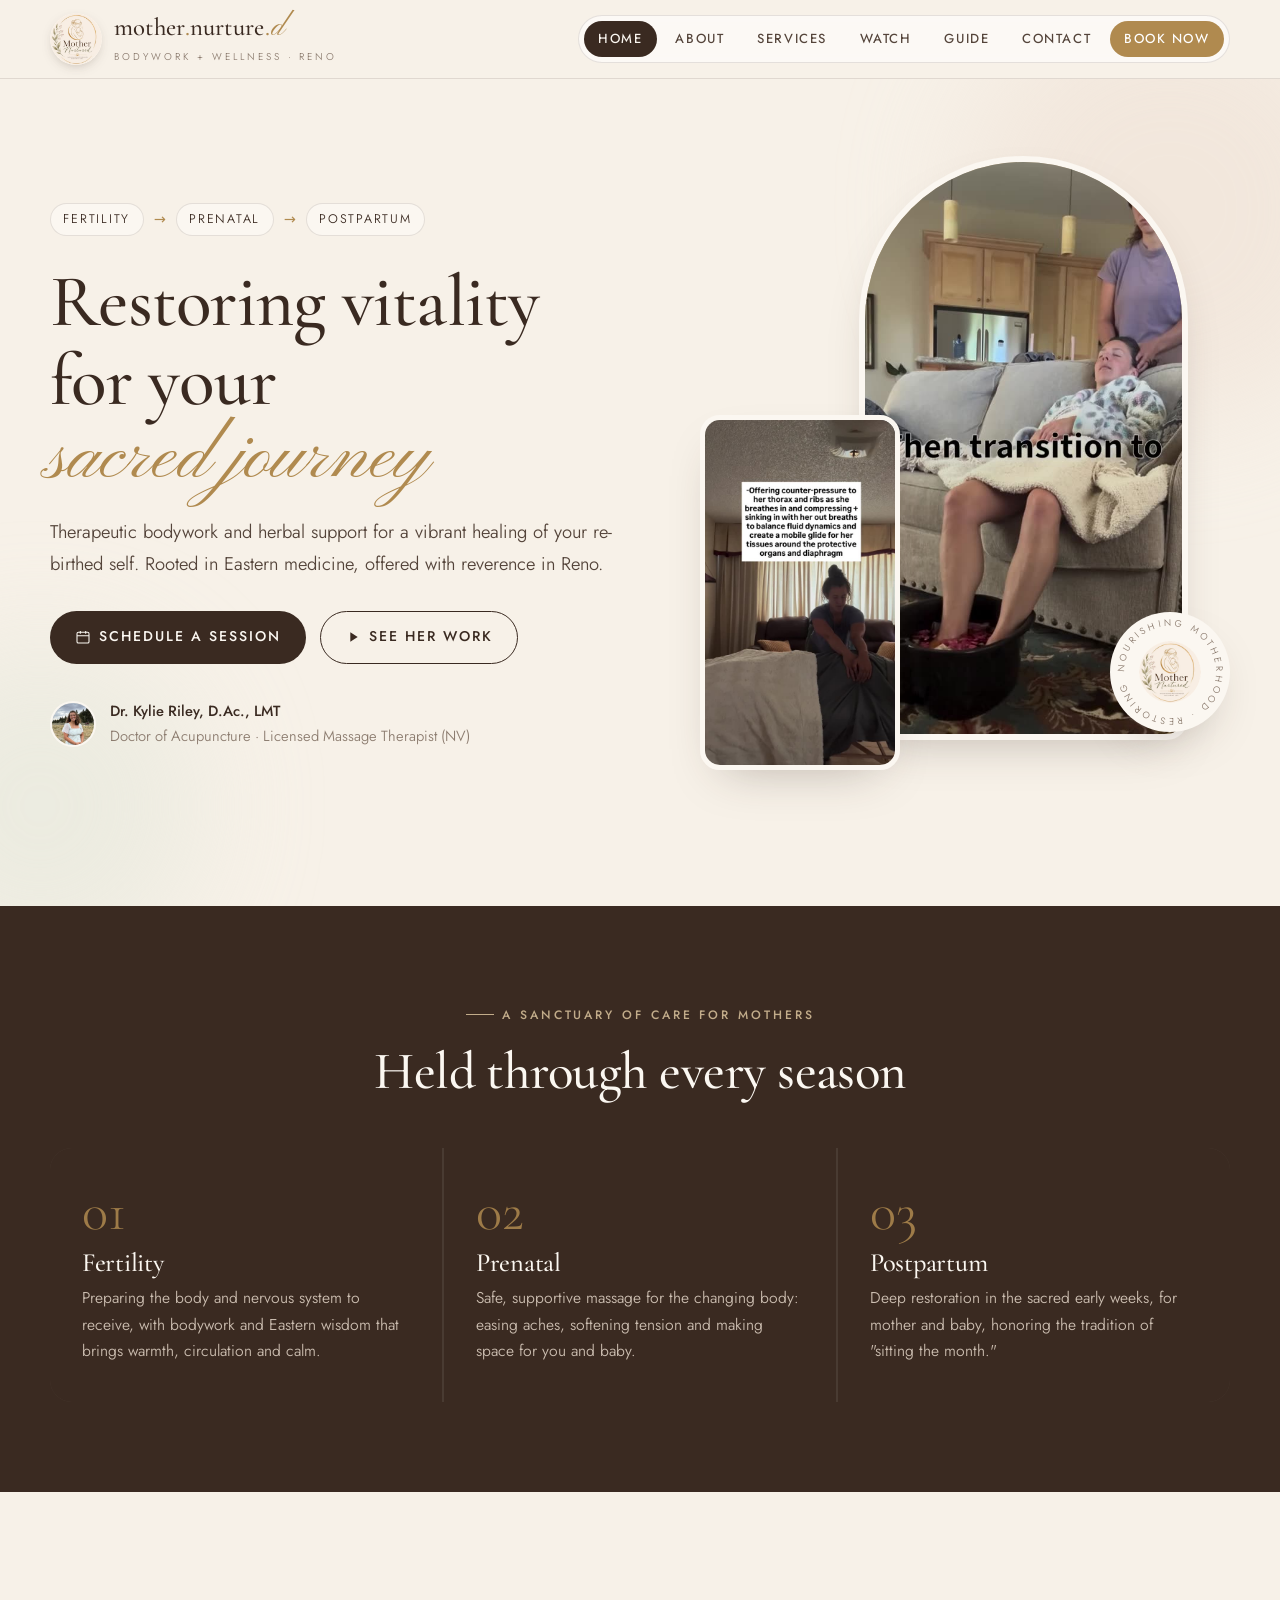
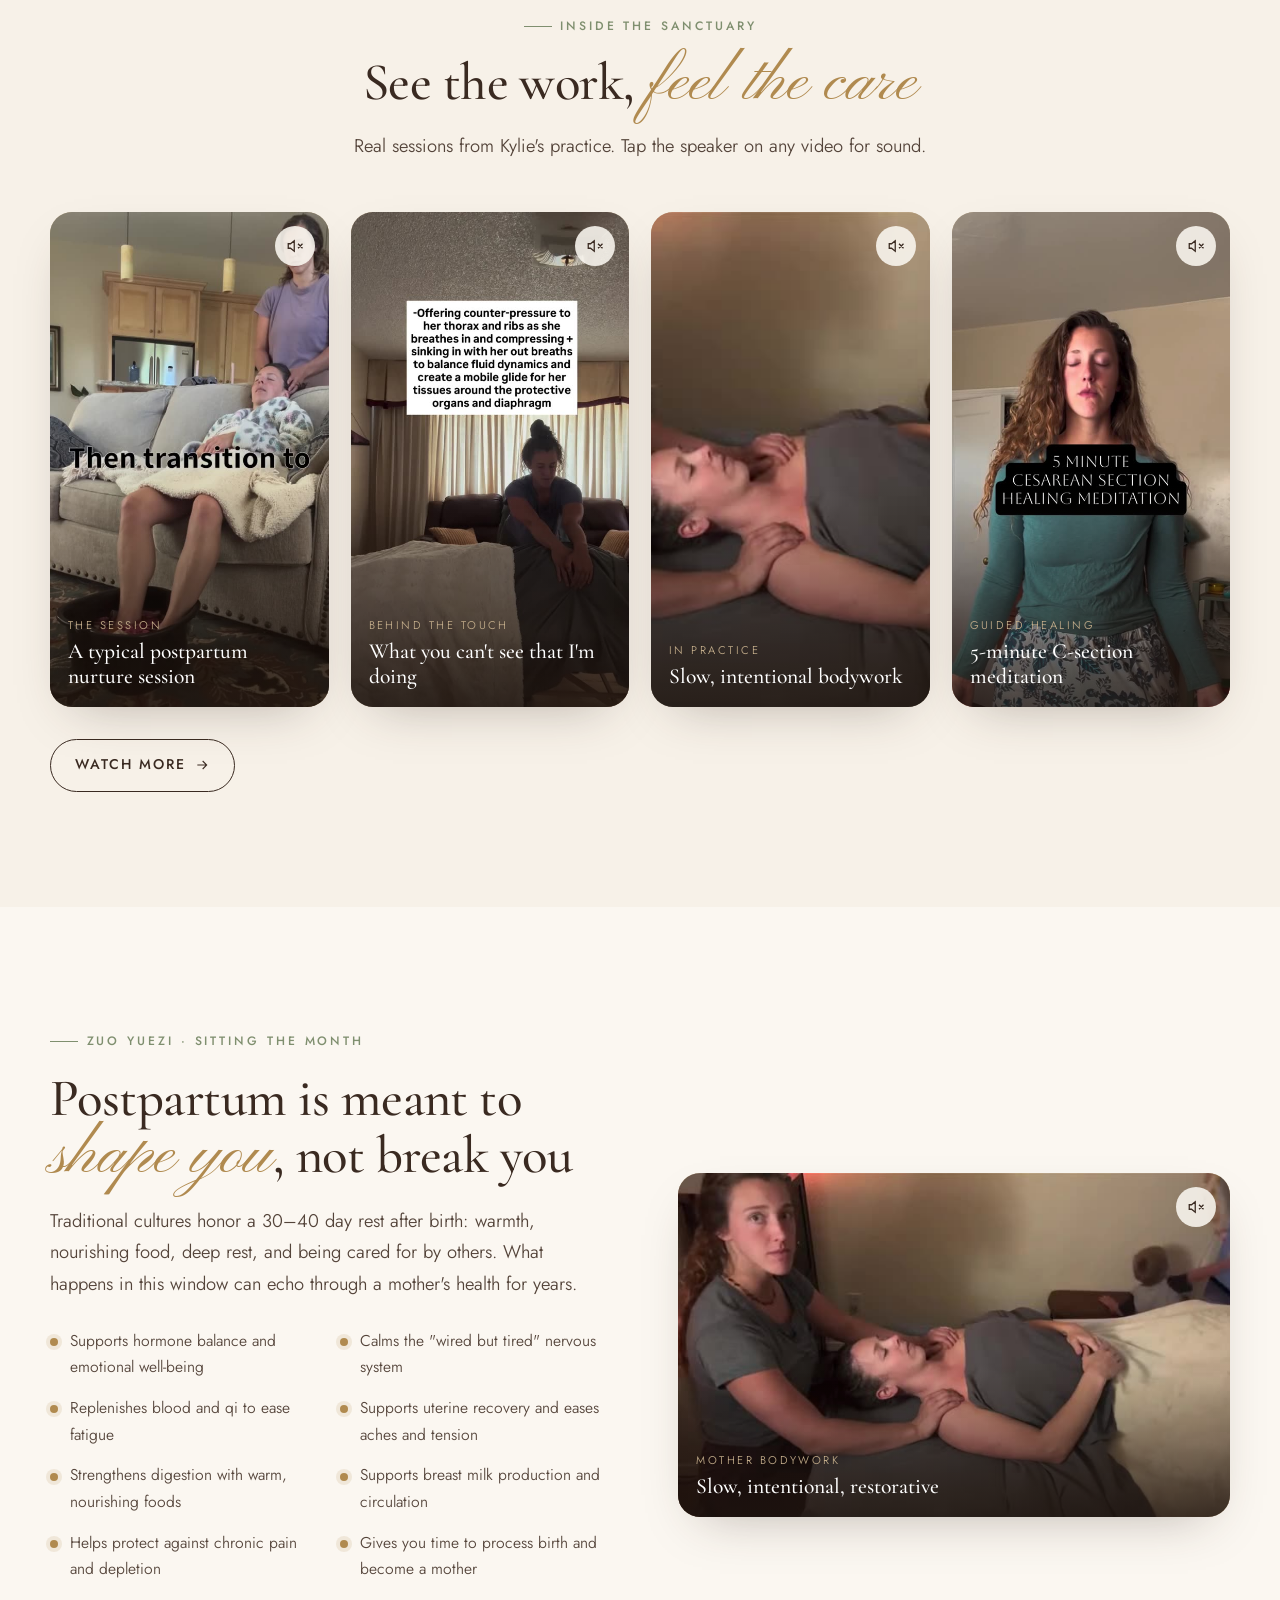
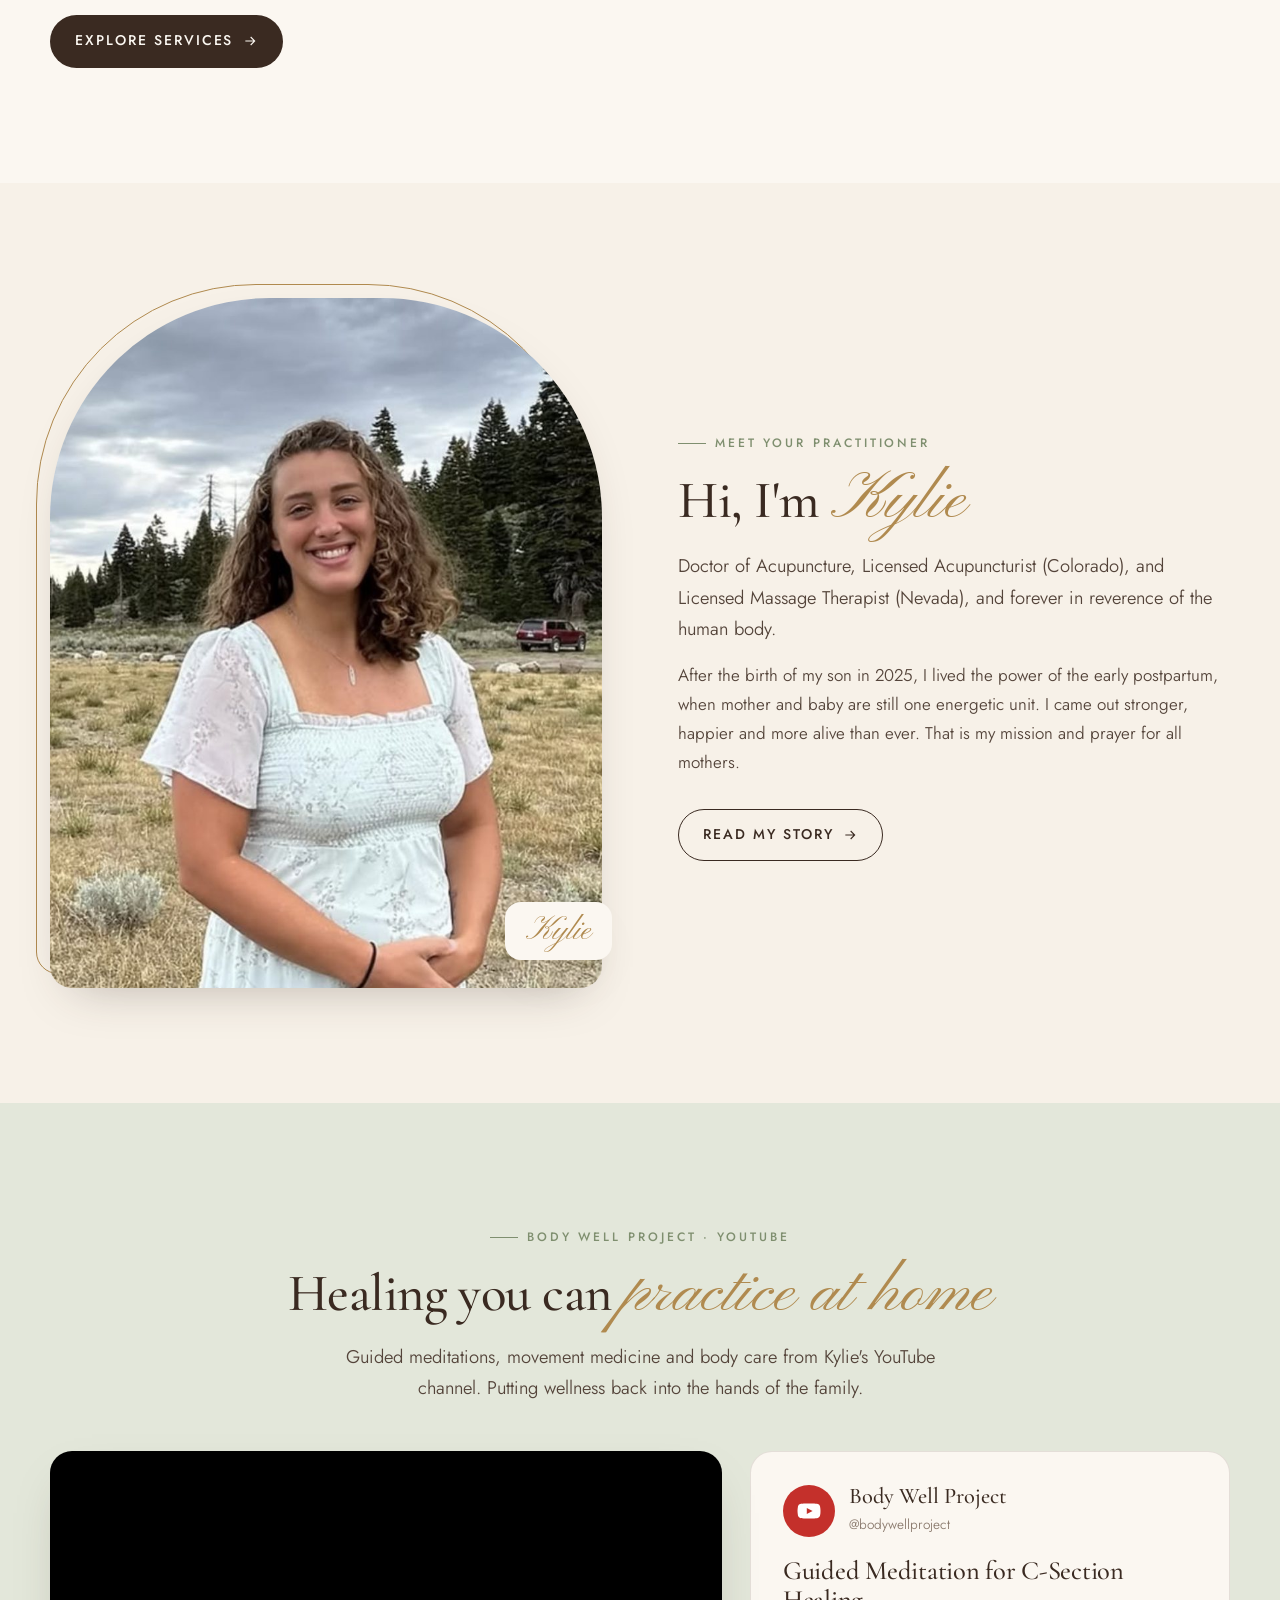
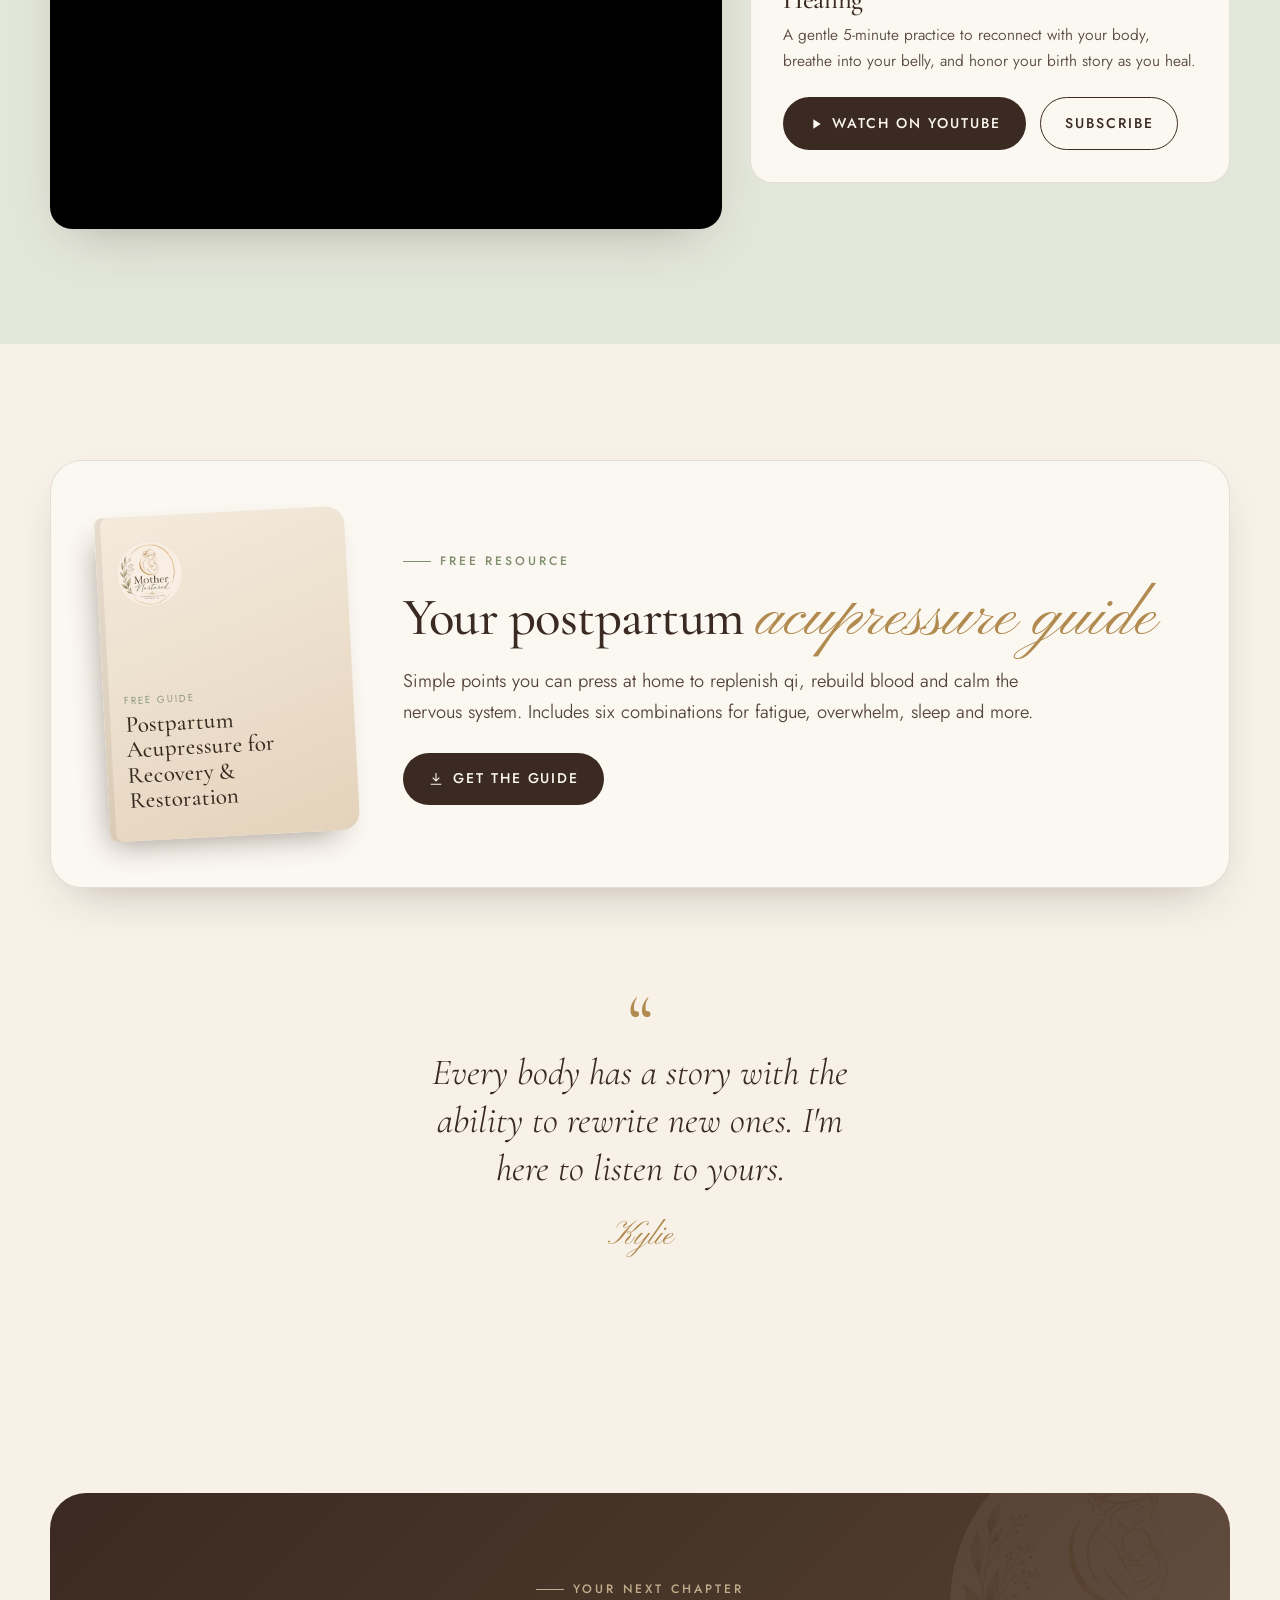
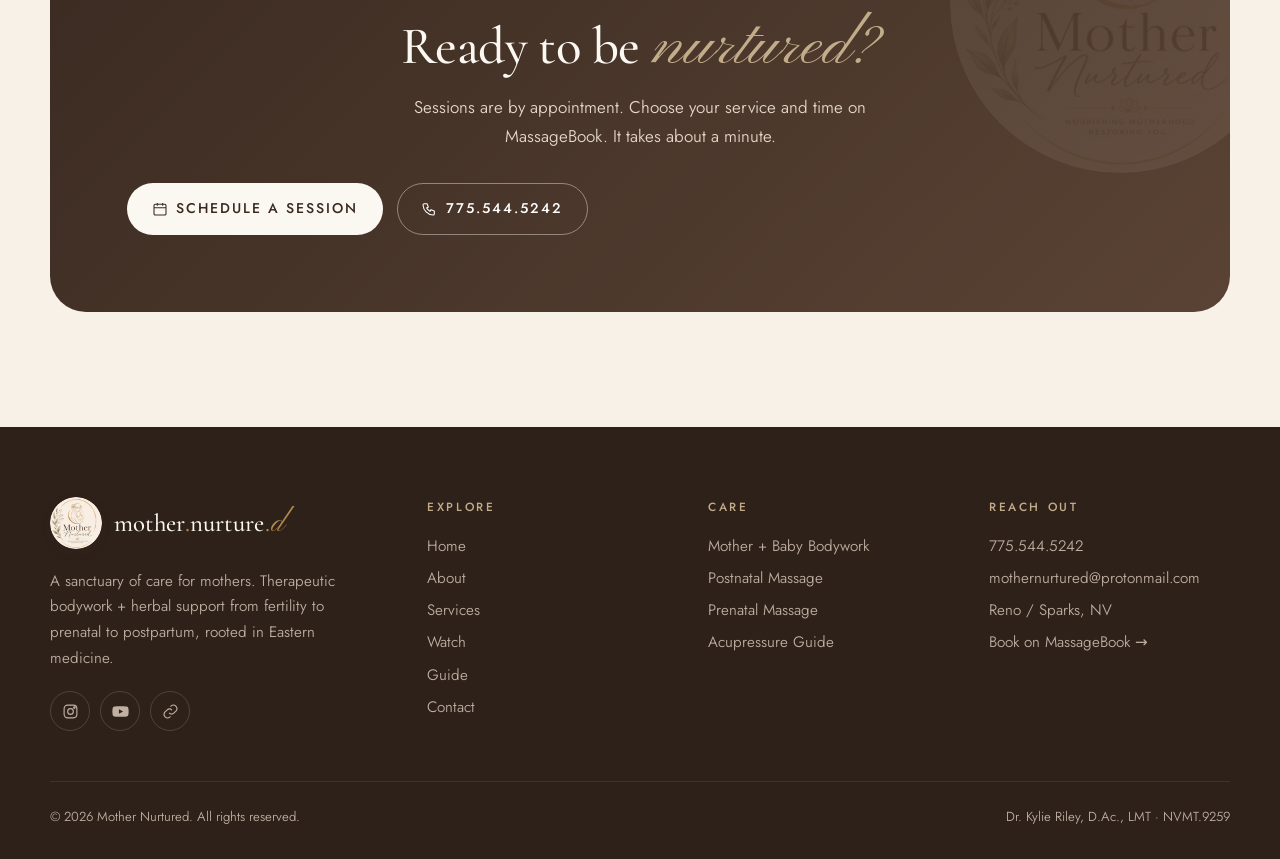
<file: index.html>
<!doctype html>
<html lang="en">
<head>
<meta charset="utf-8">
<meta name="viewport" content="width=device-width, initial-scale=1">
<title>Mother Nurtured | Bodywork + Wellness for Mothers in Reno, NV</title>
<meta name="description" content="Therapeutic bodywork and herbal support for mothers in Reno, NV, from fertility to prenatal to postpartum, with Dr. Kylie Riley, D.Ac., LMT.">
<meta property="og:title" content="Mother Nurtured | Bodywork + Wellness for Mothers in Reno, NV">
<meta property="og:description" content="Therapeutic bodywork and herbal support for mothers in Reno, NV, from fertility to prenatal to postpartum, with Dr. Kylie Riley, D.Ac., LMT.">
<meta property="og:image" content="assets/img/logo.png">
<meta name="theme-color" content="#F7F1E8">
<link rel="icon" type="image/png" href="assets/img/favicon.png">
<link rel="apple-touch-icon" href="assets/img/logo-sm.png">
<link rel="preconnect" href="https://fonts.googleapis.com">
<link rel="preconnect" href="https://fonts.gstatic.com" crossorigin>
<link href="https://fonts.googleapis.com/css2?family=Cormorant+Garamond:ital,wght@0,400;0,500;0,600;1,400;1,500&family=Jost:wght@300;350;400;500&family=Pinyon+Script&display=swap" rel="stylesheet">
<link rel="stylesheet" href="assets/css/style.css">
</head>
<body>
<header class="site-header">
  <nav class="nav wrap" aria-label="Main">
    <a href="index.html" class="brand" aria-label="Mother Nurtured home">
      <img src="assets/img/logo-sm.png" alt="Mother Nurtured logo">
      <span><span class="brand-name">mother<span class="dot">.</span>nurture<span class="dot">.</span><em>d</em></span><span class="brand-sub">Bodywork + Wellness · Reno</span></span>
    </a>
    <ul class="tabs"><li><a href="index.html" class="active">Home</a></li><li><a href="about.html" class="">About</a></li><li><a href="services.html" class="">Services</a></li><li><a href="watch.html" class="">Watch</a></li><li><a href="guide.html" class="">Guide</a></li><li><a href="book.html" class="">Contact</a></li><li><a href="https://www.massagebook.com/therapists/mother-nurtured?src=external" target="_blank" rel="noopener" class="tab-book">Book Now</a></li></ul>
    <button class="menu-btn" aria-label="Open menu" aria-expanded="false"><span></span><span></span><span></span></button>
  </nav>
</header>
<main>

<section class="hero">
  <div class="blob b1"></div><div class="blob b2"></div>
  <div class="wrap hero-grid">
    <div class="reveal">
      <div class="journey-chips"><span class="chip">Fertility</span><span class="chip-arrow">→</span><span class="chip">Prenatal</span><span class="chip-arrow">→</span><span class="chip">Postpartum</span></div>
      <h1>Restoring vitality for your <span class="script">sacred journey</span></h1>
      <p class="lead" style="margin-top:1.4rem">Therapeutic bodywork and herbal support for a vibrant healing of your re-birthed self. Rooted in Eastern medicine, offered with reverence in Reno.</p>
      <div class="btn-row">
        <a class="btn btn-primary" href="https://www.massagebook.com/therapists/mother-nurtured?src=external" target="_blank" rel="noopener"><svg viewBox="0 0 24 24" fill="none" stroke="currentColor" stroke-width="1.6"><rect x="3" y="5" width="18" height="16" rx="2"/><path d="M3 10h18M8 3v4M16 3v4"/></svg> Schedule a Session</a>
        <a class="btn btn-ghost" href="watch.html"><svg viewBox="0 0 24 24" fill="currentColor"><path d="M8 5v14l11-7z"/></svg> See Her Work</a>
      </div>
      <div class="hero-cred"><img src="assets/img/kylie.jpg" alt="Dr. Kylie Riley"><div><strong>Dr. Kylie Riley, D.Ac., LMT</strong>Doctor of Acupuncture · Licensed Massage Therapist (NV)</div></div>
    </div>
    <div class="hero-media reveal d2">
      <div class="arch"><video data-loop muted loop playsinline autoplay preload="auto" poster="assets/img/nurture-session-poster.jpg" class=""><source src="assets/video/nurture-session.mp4" type="video/mp4"></video></div>
      <div class="float-card"><video data-loop muted loop playsinline autoplay preload="metadata" poster="assets/img/unseen-work-poster.jpg" class=""><source src="assets/video/unseen-work.mp4" type="video/mp4"></video></div>
      <div class="hero-badge" aria-hidden="true">
        <svg viewBox="0 0 120 120"><defs><path id="c" d="M60,60 m-46,0 a46,46 0 1,1 92,0 a46,46 0 1,1 -92,0"/></defs><text font-family="Jost" font-size="9.4" letter-spacing="3.1" fill="#8B7B6E"><textPath href="#c">NOURISHING MOTHERHOOD · RESTORING YOU · </textPath></text></svg>
        <img src="assets/img/logo-sm.png" alt="">
      </div>
    </div>
  </div>
</section>

<section class="journey">
  <div class="wrap">
    <div class="center reveal"><span class="eyebrow">A sanctuary of care for mothers</span><h2>Held through every season</h2></div>
    <div class="journey-grid">
      <div class="journey-step reveal"><div class="num">01</div><h3>Fertility</h3><p>Preparing the body and nervous system to receive, with bodywork and Eastern wisdom that brings warmth, circulation and calm.</p></div>
      <div class="journey-step reveal d1"><div class="num">02</div><h3>Prenatal</h3><p>Safe, supportive massage for the changing body: easing aches, softening tension and making space for you and baby.</p></div>
      <div class="journey-step reveal d2"><div class="num">03</div><h3>Postpartum</h3><p>Deep restoration in the sacred early weeks, for mother and baby, honoring the tradition of "sitting the month."</p></div>
    </div>
  </div>
</section>

<section>
  <div class="wrap">
    <div class="center reveal"><span class="eyebrow">Inside the sanctuary</span><h2>See the work, <span class="script">feel the care</span></h2><p class="lead" style="margin-top:1rem">Real sessions from Kylie's practice. Tap the speaker on any video for sound.</p></div>
    <div class="reel"><div class="reel-card reveal d0"><video data-loop muted loop playsinline autoplay preload="metadata" poster="assets/img/nurture-session-poster.jpg" class=""><source src="assets/video/nurture-session.mp4" type="video/mp4"></video><button class="sound-btn" aria-label="Turn sound on"><svg class="off" viewBox="0 0 24 24" fill="none" stroke="currentColor" stroke-width="1.7"><path d="M11 5 6 9H3v6h3l5 4zM22 9l-6 6M16 9l6 6"/></svg><svg class="on" viewBox="0 0 24 24" fill="none" stroke="currentColor" stroke-width="1.7"><path d="M11 5 6 9H3v6h3l5 4zM15.5 8.5a5 5 0 0 1 0 7M18.5 5.5a9 9 0 0 1 0 13"/></svg></button><div class="reel-cap"><span>The Session</span><strong>A typical postpartum nurture session</strong></div></div>
<div class="reel-card reveal d1"><video data-loop muted loop playsinline autoplay preload="metadata" poster="assets/img/unseen-work-poster.jpg" class=""><source src="assets/video/unseen-work.mp4" type="video/mp4"></video><button class="sound-btn" aria-label="Turn sound on"><svg class="off" viewBox="0 0 24 24" fill="none" stroke="currentColor" stroke-width="1.7"><path d="M11 5 6 9H3v6h3l5 4zM22 9l-6 6M16 9l6 6"/></svg><svg class="on" viewBox="0 0 24 24" fill="none" stroke="currentColor" stroke-width="1.7"><path d="M11 5 6 9H3v6h3l5 4zM15.5 8.5a5 5 0 0 1 0 7M18.5 5.5a9 9 0 0 1 0 13"/></svg></button><div class="reel-cap"><span>Behind the Touch</span><strong>What you can't see that I'm doing</strong></div></div>
<div class="reel-card reveal d2"><video data-loop muted loop playsinline autoplay preload="metadata" poster="assets/img/session-flow-poster.jpg" class=""><source src="assets/video/session-flow.mp4" type="video/mp4"></video><button class="sound-btn" aria-label="Turn sound on"><svg class="off" viewBox="0 0 24 24" fill="none" stroke="currentColor" stroke-width="1.7"><path d="M11 5 6 9H3v6h3l5 4zM22 9l-6 6M16 9l6 6"/></svg><svg class="on" viewBox="0 0 24 24" fill="none" stroke="currentColor" stroke-width="1.7"><path d="M11 5 6 9H3v6h3l5 4zM15.5 8.5a5 5 0 0 1 0 7M18.5 5.5a9 9 0 0 1 0 13"/></svg></button><div class="reel-cap"><span>In Practice</span><strong>Slow, intentional bodywork</strong></div></div>
<div class="reel-card reveal d3"><video data-loop muted loop playsinline autoplay preload="metadata" poster="assets/img/csection-meditation-poster.jpg" class=""><source src="assets/video/csection-meditation.mp4" type="video/mp4"></video><button class="sound-btn" aria-label="Turn sound on"><svg class="off" viewBox="0 0 24 24" fill="none" stroke="currentColor" stroke-width="1.7"><path d="M11 5 6 9H3v6h3l5 4zM22 9l-6 6M16 9l6 6"/></svg><svg class="on" viewBox="0 0 24 24" fill="none" stroke="currentColor" stroke-width="1.7"><path d="M11 5 6 9H3v6h3l5 4zM15.5 8.5a5 5 0 0 1 0 7M18.5 5.5a9 9 0 0 1 0 13"/></svg></button><div class="reel-cap"><span>Guided Healing</span><strong>5-minute C-section meditation</strong></div></div></div>
    <div class="center btn-row"><a class="btn btn-ghost" href="watch.html">Watch more <svg viewBox="0 0 24 24" fill="none" stroke="currentColor" stroke-width="1.6"><path d="M5 12h14M13 6l6 6-6 6"/></svg></a></div>
  </div>
</section>

<section class="tinted">
  <div class="wrap split">
    <div class="reveal">
      <span class="eyebrow">Zuo Yuezi · Sitting the Month</span>
      <h2>Postpartum is meant to <span class="script">shape you</span>, not break you</h2>
      <p class="lead" style="margin-top:1.2rem">Traditional cultures honor a 30–40 day rest after birth: warmth, nourishing food, deep rest, and being cared for by others. What happens in this window can echo through a mother's health for years.</p>
      <ul class="benefits">
        <li>Supports hormone balance and emotional well-being</li>
        <li>Calms the "wired but tired" nervous system</li>
        <li>Replenishes blood and qi to ease fatigue</li>
        <li>Supports uterine recovery and eases aches and tension</li>
        <li>Strengthens digestion with warm, nourishing foods</li>
        <li>Supports breast milk production and circulation</li>
        <li>Helps protect against chronic pain and depletion</li>
        <li>Gives you time to process birth and become a mother</li>
      </ul>
      <div class="btn-row"><a class="btn btn-primary" href="services.html">Explore Services <svg viewBox="0 0 24 24" fill="none" stroke="currentColor" stroke-width="1.6"><path d="M5 12h14M13 6l6 6-6 6"/></svg></a></div>
    </div>
    <div class="reveal d2"><div class="reel-card wide"><video data-loop muted loop playsinline autoplay preload="metadata" poster="assets/img/session-flow-poster.jpg" class=""><source src="assets/video/session-flow.mp4" type="video/mp4"></video><button class="sound-btn" aria-label="Turn sound on"><svg class="off" viewBox="0 0 24 24" fill="none" stroke="currentColor" stroke-width="1.7"><path d="M11 5 6 9H3v6h3l5 4zM22 9l-6 6M16 9l6 6"/></svg><svg class="on" viewBox="0 0 24 24" fill="none" stroke="currentColor" stroke-width="1.7"><path d="M11 5 6 9H3v6h3l5 4zM15.5 8.5a5 5 0 0 1 0 7M18.5 5.5a9 9 0 0 1 0 13"/></svg></button><div class="reel-cap"><span>Mother Bodywork</span><strong>Slow, intentional, restorative</strong></div></div></div>
  </div>
</section>

<section>
  <div class="wrap split">
    <div class="photo-frame reveal"><img src="assets/img/kylie.jpg" alt="Dr. Kylie Riley smiling outdoors in a meadow" loading="lazy"><div class="sig">Kylie</div></div>
    <div class="reveal d1">
      <span class="eyebrow">Meet your practitioner</span>
      <h2>Hi, I'm <span class="script">Kylie</span></h2>
      <p class="lead" style="margin-top:1.2rem">Doctor of Acupuncture, Licensed Acupuncturist (Colorado), and Licensed Massage Therapist (Nevada), and forever in reverence of the human body.</p>
      <p>After the birth of my son in 2025, I lived the power of the early postpartum, when mother and baby are still one energetic unit. I came out stronger, happier and more alive than ever. That is my mission and prayer for all mothers.</p>
      <div class="btn-row"><a class="btn btn-ghost" href="about.html">Read my story <svg viewBox="0 0 24 24" fill="none" stroke="currentColor" stroke-width="1.6"><path d="M5 12h14M13 6l6 6-6 6"/></svg></a></div>
    </div>
  </div>
</section>

<section class="sage-bg"><div class="wrap"><div class="center reveal"><span class="eyebrow">Body Well Project · YouTube</span><h2>Healing you can <span class="script">practice at home</span></h2><p class="lead" style="margin-top:1rem">Guided meditations, movement medicine and body care from Kylie's YouTube channel. Putting wellness back into the hands of the family.</p></div>
<div class="yt-grid">
  <div class="yt-frame reveal"><iframe src="https://www.youtube-nocookie.com/embed/9YYxA7isOYc?rel=0&modestbranding=1" title="Guided Meditation for C-Section Healing" loading="lazy" allow="accelerometer; autoplay; clipboard-write; encrypted-media; gyroscope; picture-in-picture" allowfullscreen></iframe></div>
  <div class="yt-side reveal d1">
    <div class="yt-channel"><div class="yt-logo"><svg viewBox="0 0 24 24" fill="currentColor"><path d="M23 7.2a3 3 0 0 0-2.1-2.1C19 4.6 12 4.6 12 4.6s-7 0-8.9.5A3 3 0 0 0 1 7.2 31 31 0 0 0 .5 12a31 31 0 0 0 .5 4.8 3 3 0 0 0 2.1 2.1c1.9.5 8.9.5 8.9.5s7 0 8.9-.5a3 3 0 0 0 2.1-2.1c.4-1.6.5-3.2.5-4.8s-.1-3.2-.5-4.8zM9.8 15.1V8.9L15.6 12z"/></svg></div><div><strong>Body Well Project</strong><small>@bodywellproject</small></div></div>
    <h3>Guided Meditation for C-Section Healing</h3>
    <p style="font-size:.97rem">A gentle 5-minute practice to reconnect with your body, breathe into your belly, and honor your birth story as you heal.</p>
    <div class="btn-row" style="margin-top:1.4rem"><a class="btn btn-primary" href="https://www.youtube.com/watch?v=9YYxA7isOYc" target="_blank" rel="noopener"><svg viewBox="0 0 24 24" fill="currentColor"><path d="M8 5v14l11-7z"/></svg> Watch on YouTube</a><a class="btn btn-ghost" href="https://www.youtube.com/@bodywellproject?sub_confirmation=1" target="_blank" rel="noopener">Subscribe</a></div>
  </div>
</div></div></section>

<section>
  <div class="wrap">
    <a href="guide.html" class="guide-card reveal" style="display:grid">
      <div class="guide-cover"><img src="assets/img/logo-sm.png" alt=""><div><small>Free Guide</small><h4>Postpartum Acupressure for Recovery &amp; Restoration</h4></div></div>
      <div>
        <span class="eyebrow">Free resource</span>
        <h2>Your postpartum <span class="script">acupressure guide</span></h2>
        <p class="lead" style="margin-top:1rem">Simple points you can press at home to replenish qi, rebuild blood and calm the nervous system. Includes six combinations for fatigue, overwhelm, sleep and more.</p>
        <span class="btn btn-primary" style="margin-top:1.6rem"><svg viewBox="0 0 24 24" fill="none" stroke="currentColor" stroke-width="1.6"><path d="M12 3v12M7 10l5 5 5-5M4 20h16"/></svg> Get the Guide</span>
      </div>
    </a>
  </div>
</section>

<section class="center" style="padding-top:0"><div class="wrap reveal"><span class="quote-mark">“</span><p class="quote">Every body has a story with the ability to rewrite new ones. I'm here to listen to yours.</p><p style="margin-top:1rem;font-family:var(--script);color:var(--gold);font-size:2rem">Kylie</p></div></section>
<section style="padding-bottom:0"><div class="wrap"><div class="cta-band reveal">
<img class="bg-logo" src="assets/img/logo.png" alt="">
<span class="eyebrow" style="color:var(--sand);justify-content:center">Your next chapter</span>
<h2>Ready to be <span class="script">nurtured?</span></h2>
<p>Sessions are by appointment. Choose your service and time on MassageBook. It takes about a minute.</p>
<div class="btn-row"><a class="btn btn-light" href="https://www.massagebook.com/therapists/mother-nurtured?src=external" target="_blank" rel="noopener"><svg viewBox="0 0 24 24" fill="none" stroke="currentColor" stroke-width="1.6"><rect x="3" y="5" width="18" height="16" rx="2"/><path d="M3 10h18M8 3v4M16 3v4"/></svg> Schedule a Session</a><a class="btn btn-ghost" style="border-color:rgba(255,255,255,.4);color:#fff" href="tel:+17755445242"><svg viewBox="0 0 24 24" fill="none" stroke="currentColor" stroke-width="1.6"><path d="M5 4h4l2 5-2.5 1.5a11 11 0 0 0 5 5L15 13l5 2v4a2 2 0 0 1-2 2A16 16 0 0 1 3 6a2 2 0 0 1 2-2"/></svg> 775.544.5242</a></div>
</div></div></section>

</main>
<footer class="site-footer">
  <div class="wrap">
    <div class="foot-grid">
      <div>
        <a href="index.html" class="brand"><img src="assets/img/logo-sm.png" alt=""><span class="brand-name">mother<span class="dot">.</span>nurture<span class="dot">.</span><em>d</em></span></a>
        <p style="margin-top:1.2rem;max-width:34ch;font-size:.95rem">A sanctuary of care for mothers. Therapeutic bodywork + herbal support from fertility to prenatal to postpartum, rooted in Eastern medicine.</p>
        <div class="socials">
          <a href="https://www.instagram.com/mother.nurture.d/" target="_blank" rel="noopener" aria-label="Instagram"><svg viewBox="0 0 24 24" fill="none" stroke="currentColor" stroke-width="1.6"><rect x="3" y="3" width="18" height="18" rx="5"/><circle cx="12" cy="12" r="4"/><circle cx="17.5" cy="6.5" r="1" fill="currentColor"/></svg></a>
          <a href="https://www.youtube.com/@bodywellproject" target="_blank" rel="noopener" aria-label="YouTube"><svg viewBox="0 0 24 24" fill="currentColor"><path d="M23 7.2a3 3 0 0 0-2.1-2.1C19 4.6 12 4.6 12 4.6s-7 0-8.9.5A3 3 0 0 0 1 7.2 31 31 0 0 0 .5 12a31 31 0 0 0 .5 4.8 3 3 0 0 0 2.1 2.1c1.9.5 8.9.5 8.9.5s7 0 8.9-.5a3 3 0 0 0 2.1-2.1c.4-1.6.5-3.2.5-4.8s-.1-3.2-.5-4.8zM9.8 15.1V8.9L15.6 12z"/></svg></a>
          <a href="https://linktr.ee/mother.nurture.d" target="_blank" rel="noopener" aria-label="Linktree"><svg viewBox="0 0 24 24" fill="none" stroke="currentColor" stroke-width="1.6"><path d="M10 14a5 5 0 0 0 7 0l3-3a5 5 0 0 0-7-7l-1 1M14 10a5 5 0 0 0-7 0l-3 3a5 5 0 0 0 7 7l1-1"/></svg></a>
        </div>
      </div>
      <div><h4>Explore</h4><ul><li><a href="index.html">Home</a></li><li><a href="about.html">About</a></li><li><a href="services.html">Services</a></li><li><a href="watch.html">Watch</a></li><li><a href="guide.html">Guide</a></li><li><a href="book.html">Contact</a></li></ul></div>
      <div><h4>Care</h4><ul><li><a href="services.html">Mother + Baby Bodywork</a></li><li><a href="services.html">Postnatal Massage</a></li><li><a href="services.html">Prenatal Massage</a></li><li><a href="guide.html">Acupressure Guide</a></li></ul></div>
      <div><h4>Reach Out</h4><ul><li><a href="tel:+17755445242">775.544.5242</a></li><li><a href="mailto:mothernurtured@protonmail.com">mothernurtured@protonmail.com</a></li><li>Reno / Sparks, NV</li><li><a href="https://www.massagebook.com/therapists/mother-nurtured?src=external" target="_blank" rel="noopener">Book on MassageBook →</a></li></ul></div>
    </div>
    <div class="foot-bottom"><span>© <span id="year">2026</span> Mother Nurtured. All rights reserved.</span><span>Dr. Kylie Riley, D.Ac., LMT · NVMT.9259</span></div>
  </div>
</footer>
<a class="mobile-book" href="https://www.massagebook.com/therapists/mother-nurtured?src=external" target="_blank" rel="noopener">Schedule a Session</a>
<script src="assets/js/main.js"></script>
</body>
</html>
</file>
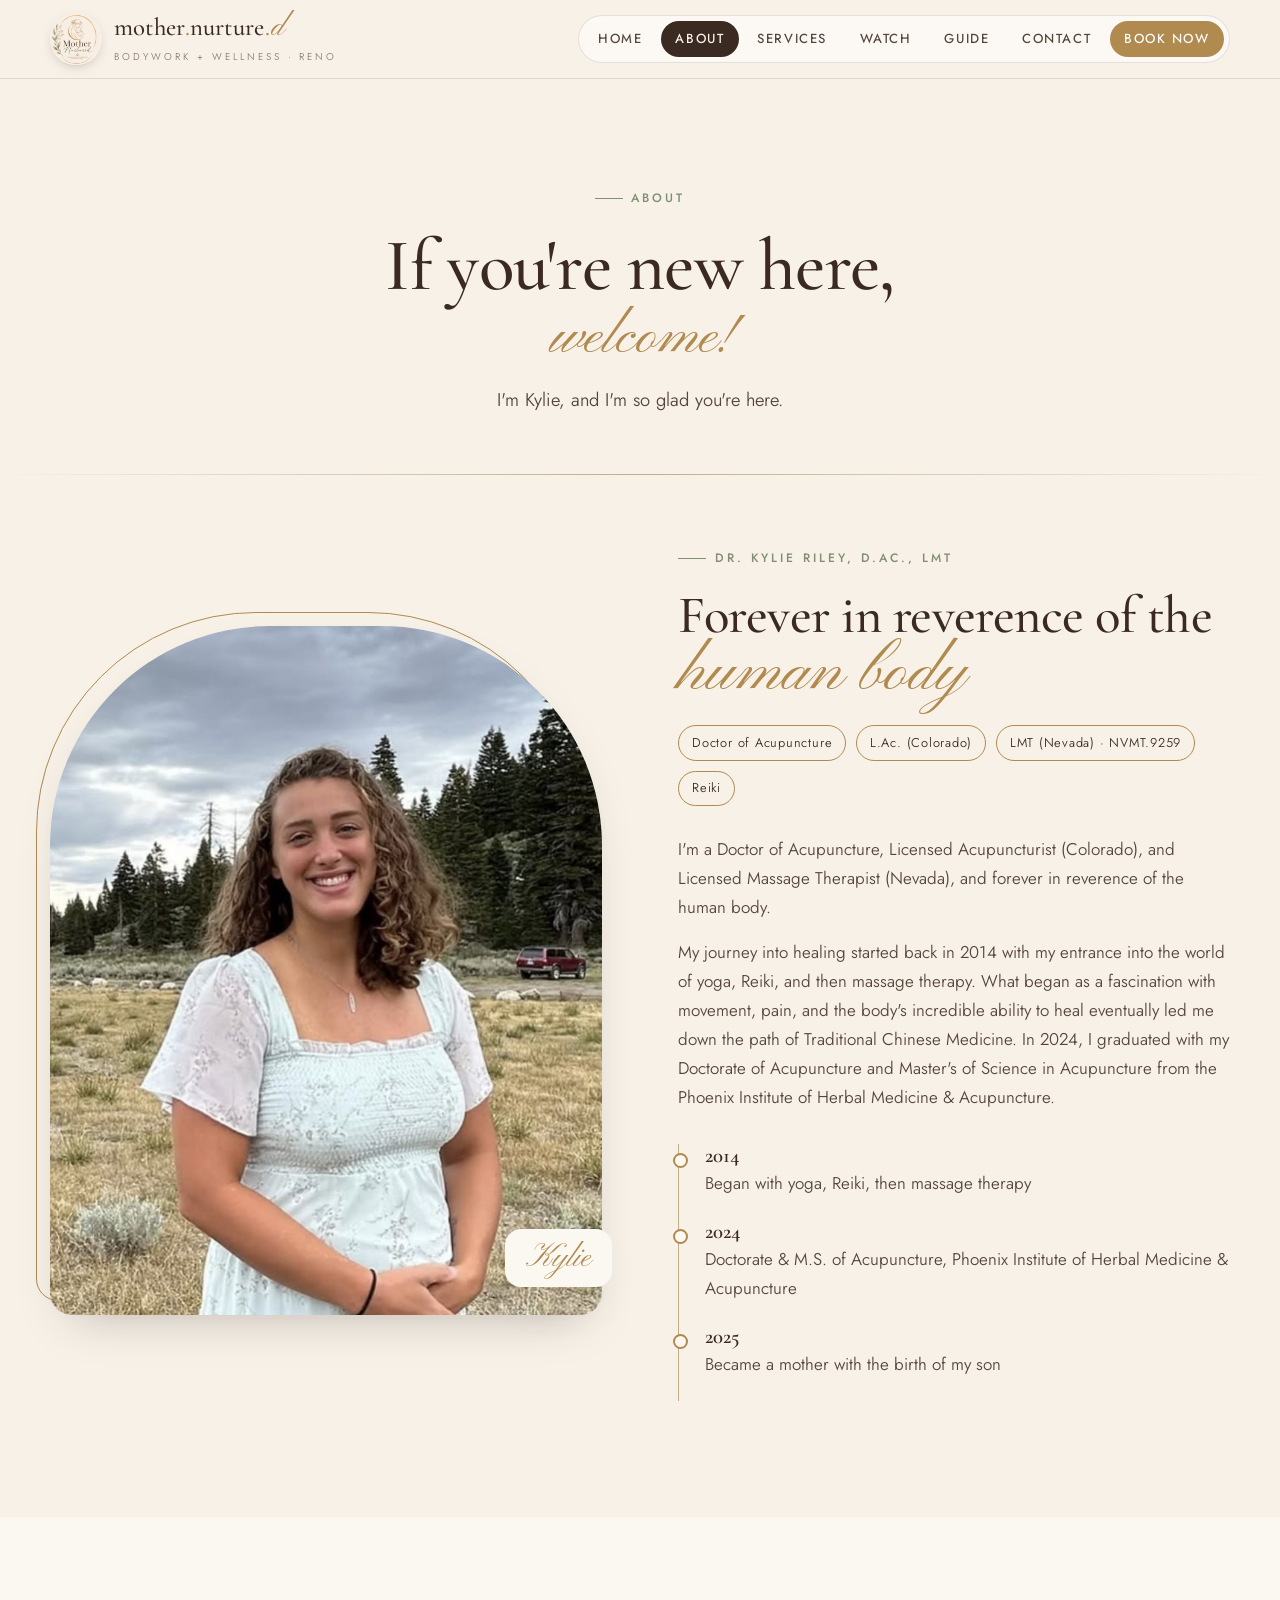
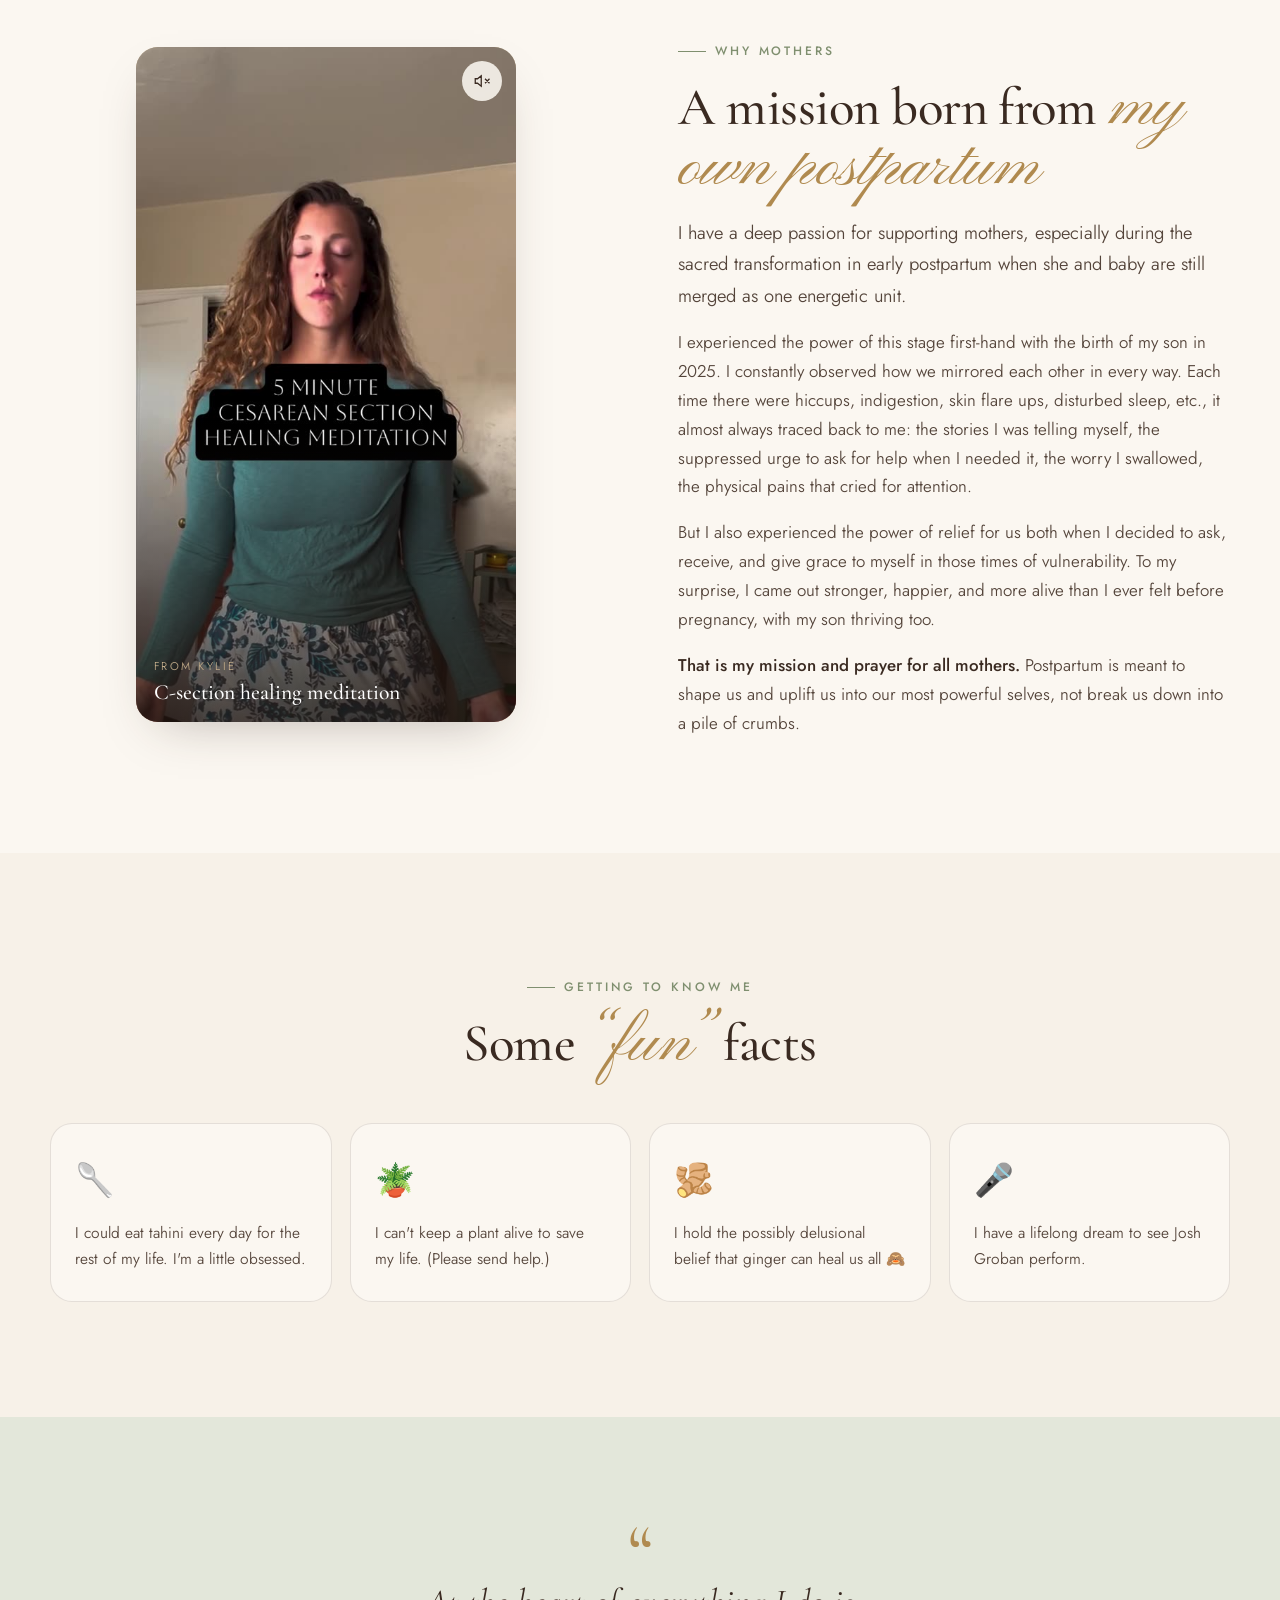
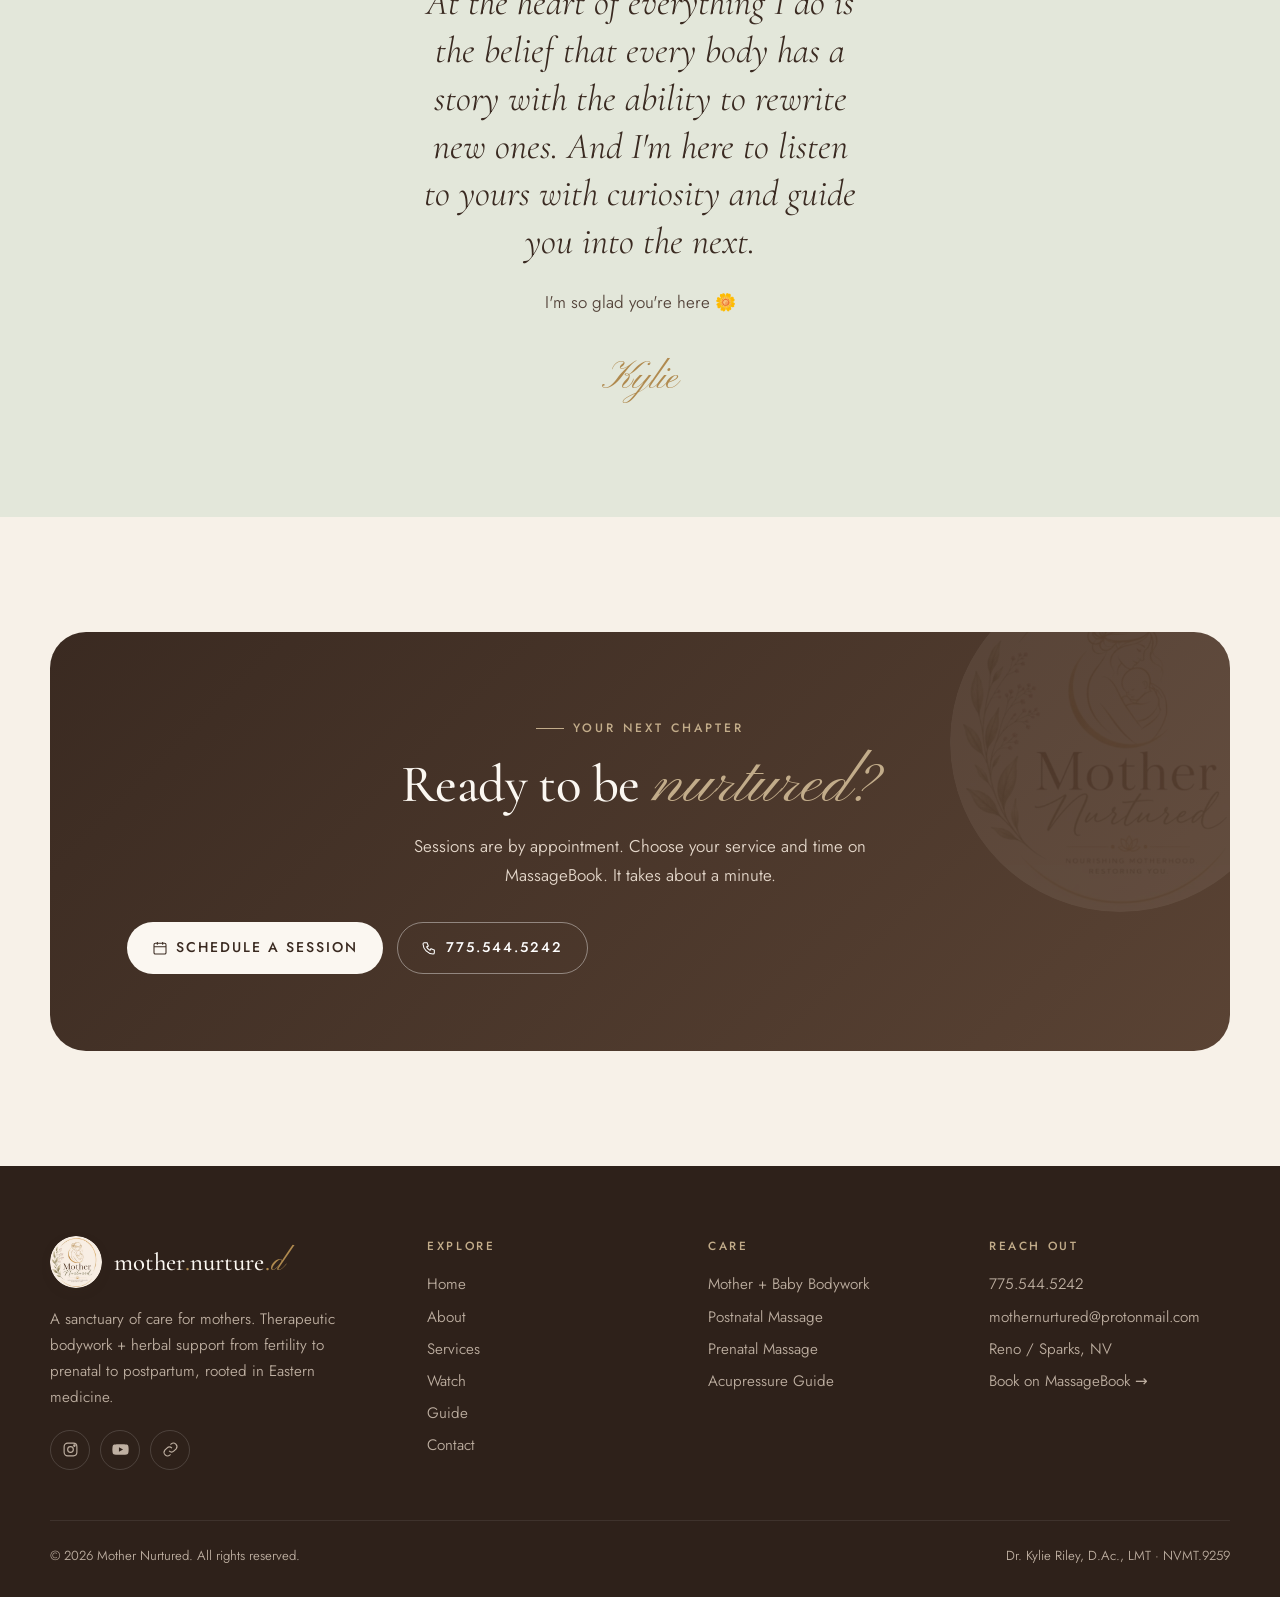
<file: about.html>
<!doctype html>
<html lang="en">
<head>
<meta charset="utf-8">
<meta name="viewport" content="width=device-width, initial-scale=1">
<title>About Dr. Kylie Riley | Mother Nurtured Reno</title>
<meta name="description" content="Meet Dr. Kylie Riley, D.Ac., LMT: Doctor of Acupuncture and Licensed Massage Therapist supporting mothers in Reno, NV.">
<meta property="og:title" content="About Dr. Kylie Riley | Mother Nurtured Reno">
<meta property="og:description" content="Meet Dr. Kylie Riley, D.Ac., LMT: Doctor of Acupuncture and Licensed Massage Therapist supporting mothers in Reno, NV.">
<meta property="og:image" content="assets/img/logo.png">
<meta name="theme-color" content="#F7F1E8">
<link rel="icon" type="image/png" href="assets/img/favicon.png">
<link rel="apple-touch-icon" href="assets/img/logo-sm.png">
<link rel="preconnect" href="https://fonts.googleapis.com">
<link rel="preconnect" href="https://fonts.gstatic.com" crossorigin>
<link href="https://fonts.googleapis.com/css2?family=Cormorant+Garamond:ital,wght@0,400;0,500;0,600;1,400;1,500&family=Jost:wght@300;350;400;500&family=Pinyon+Script&display=swap" rel="stylesheet">
<link rel="stylesheet" href="assets/css/style.css">
</head>
<body>
<header class="site-header">
  <nav class="nav wrap" aria-label="Main">
    <a href="index.html" class="brand" aria-label="Mother Nurtured home">
      <img src="assets/img/logo-sm.png" alt="Mother Nurtured logo">
      <span><span class="brand-name">mother<span class="dot">.</span>nurture<span class="dot">.</span><em>d</em></span><span class="brand-sub">Bodywork + Wellness · Reno</span></span>
    </a>
    <ul class="tabs"><li><a href="index.html" class="">Home</a></li><li><a href="about.html" class="active">About</a></li><li><a href="services.html" class="">Services</a></li><li><a href="watch.html" class="">Watch</a></li><li><a href="guide.html" class="">Guide</a></li><li><a href="book.html" class="">Contact</a></li><li><a href="https://www.massagebook.com/therapists/mother-nurtured?src=external" target="_blank" rel="noopener" class="tab-book">Book Now</a></li></ul>
    <button class="menu-btn" aria-label="Open menu" aria-expanded="false"><span></span><span></span><span></span></button>
  </nav>
</header>
<main>

<section class="page-hero"><div class="wrap reveal"><span class="eyebrow" style="justify-content:center">About</span><h1>If you're new here, <span class="script">welcome!</span></h1><p class="lead">I'm Kylie, and I'm so glad you're here.</p></div></section>

<section style="padding-top:clamp(40px,5vw,70px)">
  <div class="wrap split">
    <div class="photo-frame reveal"><img src="assets/img/kylie.jpg" alt="Dr. Kylie Riley, founder of Mother Nurtured"><div class="sig">Kylie</div></div>
    <div class="reveal d1">
      <span class="eyebrow">Dr. Kylie Riley, D.Ac., LMT</span>
      <h2>Forever in reverence of the <span class="script">human body</span></h2>
      <div class="creds"><span>Doctor of Acupuncture</span><span>L.Ac. (Colorado)</span><span>LMT (Nevada) · NVMT.9259</span><span>Reiki</span></div>
      <p>I'm a Doctor of Acupuncture, Licensed Acupuncturist (Colorado), and Licensed Massage Therapist (Nevada), and forever in reverence of the human body.</p>
      <p>My journey into healing started back in 2014 with my entrance into the world of yoga, Reiki, and then massage therapy. What began as a fascination with movement, pain, and the body's incredible ability to heal eventually led me down the path of Traditional Chinese Medicine. In 2024, I graduated with my Doctorate of Acupuncture and Master's of Science in Acupuncture from the Phoenix Institute of Herbal Medicine &amp; Acupuncture.</p>
      <ul class="timeline">
        <li><strong>2014</strong>Began with yoga, Reiki, then massage therapy</li>
        <li><strong>2024</strong>Doctorate &amp; M.S. of Acupuncture, Phoenix Institute of Herbal Medicine &amp; Acupuncture</li>
        <li><strong>2025</strong>Became a mother with the birth of my son</li>
      </ul>
    </div>
  </div>
</section>

<section class="tinted">
  <div class="wrap split rev">
    <div class="reveal">
      <span class="eyebrow">Why mothers</span>
      <h2>A mission born from <span class="script">my own postpartum</span></h2>
      <p class="lead" style="margin-top:1.2rem">I have a deep passion for supporting mothers, especially during the sacred transformation in early postpartum when she and baby are still merged as one energetic unit.</p>
      <p>I experienced the power of this stage first-hand with the birth of my son in 2025. I constantly observed how we mirrored each other in every way. Each time there were hiccups, indigestion, skin flare ups, disturbed sleep, etc., it almost always traced back to me: the stories I was telling myself, the suppressed urge to ask for help when I needed it, the worry I swallowed, the physical pains that cried for attention.</p>
      <p>But I also experienced the power of relief for us both when I decided to ask, receive, and give grace to myself in those times of vulnerability. To my surprise, I came out stronger, happier, and more alive than I ever felt before pregnancy, with my son thriving too.</p>
      <p><strong style="color:var(--brown);font-weight:500">That is my mission and prayer for all mothers.</strong> Postpartum is meant to shape us and uplift us into our most powerful selves, not break us down into a pile of crumbs.</p>
    </div>
    <div class="reveal d2"><div class="reel-card" style="max-width:380px;margin-inline:auto"><video data-loop muted loop playsinline autoplay preload="metadata" poster="assets/img/csection-meditation-poster.jpg" class=""><source src="assets/video/csection-meditation.mp4" type="video/mp4"></video><button class="sound-btn" aria-label="Turn sound on"><svg class="off" viewBox="0 0 24 24" fill="none" stroke="currentColor" stroke-width="1.7"><path d="M11 5 6 9H3v6h3l5 4zM22 9l-6 6M16 9l6 6"/></svg><svg class="on" viewBox="0 0 24 24" fill="none" stroke="currentColor" stroke-width="1.7"><path d="M11 5 6 9H3v6h3l5 4zM15.5 8.5a5 5 0 0 1 0 7M18.5 5.5a9 9 0 0 1 0 13"/></svg></button><div class="reel-cap"><span>From Kylie</span><strong>C-section healing meditation</strong></div></div></div>
  </div>
</section>

<section>
  <div class="wrap">
    <div class="center reveal"><span class="eyebrow">Getting to know me</span><h2>Some <span class="script">“fun”</span> facts</h2></div>
    <div class="facts">
      <div class="fact reveal"><span class="emoji">🥄</span><p>I could eat tahini every day for the rest of my life. I'm a little obsessed.</p></div>
      <div class="fact reveal d1"><span class="emoji">🪴</span><p>I can't keep a plant alive to save my life. (Please send help.)</p></div>
      <div class="fact reveal d2"><span class="emoji">🫚</span><p>I hold the possibly delusional belief that ginger can heal us all 🙈</p></div>
      <div class="fact reveal d3"><span class="emoji">🎤</span><p>I have a lifelong dream to see Josh Groban perform.</p></div>
    </div>
  </div>
</section>

<section class="center sage-bg"><div class="wrap reveal"><span class="quote-mark">“</span><p class="quote">At the heart of everything I do is the belief that every body has a story with the ability to rewrite new ones. And I'm here to listen to yours with curiosity and guide you into the next.</p><p style="margin-top:1.4rem">I'm so glad you're here 🌼</p><p style="font-family:var(--script);color:var(--gold);font-size:2.4rem;line-height:1.2">Kylie</p></div></section>
<section style="padding-bottom:0"><div class="wrap"><div class="cta-band reveal">
<img class="bg-logo" src="assets/img/logo.png" alt="">
<span class="eyebrow" style="color:var(--sand);justify-content:center">Your next chapter</span>
<h2>Ready to be <span class="script">nurtured?</span></h2>
<p>Sessions are by appointment. Choose your service and time on MassageBook. It takes about a minute.</p>
<div class="btn-row"><a class="btn btn-light" href="https://www.massagebook.com/therapists/mother-nurtured?src=external" target="_blank" rel="noopener"><svg viewBox="0 0 24 24" fill="none" stroke="currentColor" stroke-width="1.6"><rect x="3" y="5" width="18" height="16" rx="2"/><path d="M3 10h18M8 3v4M16 3v4"/></svg> Schedule a Session</a><a class="btn btn-ghost" style="border-color:rgba(255,255,255,.4);color:#fff" href="tel:+17755445242"><svg viewBox="0 0 24 24" fill="none" stroke="currentColor" stroke-width="1.6"><path d="M5 4h4l2 5-2.5 1.5a11 11 0 0 0 5 5L15 13l5 2v4a2 2 0 0 1-2 2A16 16 0 0 1 3 6a2 2 0 0 1 2-2"/></svg> 775.544.5242</a></div>
</div></div></section>

</main>
<footer class="site-footer">
  <div class="wrap">
    <div class="foot-grid">
      <div>
        <a href="index.html" class="brand"><img src="assets/img/logo-sm.png" alt=""><span class="brand-name">mother<span class="dot">.</span>nurture<span class="dot">.</span><em>d</em></span></a>
        <p style="margin-top:1.2rem;max-width:34ch;font-size:.95rem">A sanctuary of care for mothers. Therapeutic bodywork + herbal support from fertility to prenatal to postpartum, rooted in Eastern medicine.</p>
        <div class="socials">
          <a href="https://www.instagram.com/mother.nurture.d/" target="_blank" rel="noopener" aria-label="Instagram"><svg viewBox="0 0 24 24" fill="none" stroke="currentColor" stroke-width="1.6"><rect x="3" y="3" width="18" height="18" rx="5"/><circle cx="12" cy="12" r="4"/><circle cx="17.5" cy="6.5" r="1" fill="currentColor"/></svg></a>
          <a href="https://www.youtube.com/@bodywellproject" target="_blank" rel="noopener" aria-label="YouTube"><svg viewBox="0 0 24 24" fill="currentColor"><path d="M23 7.2a3 3 0 0 0-2.1-2.1C19 4.6 12 4.6 12 4.6s-7 0-8.9.5A3 3 0 0 0 1 7.2 31 31 0 0 0 .5 12a31 31 0 0 0 .5 4.8 3 3 0 0 0 2.1 2.1c1.9.5 8.9.5 8.9.5s7 0 8.9-.5a3 3 0 0 0 2.1-2.1c.4-1.6.5-3.2.5-4.8s-.1-3.2-.5-4.8zM9.8 15.1V8.9L15.6 12z"/></svg></a>
          <a href="https://linktr.ee/mother.nurture.d" target="_blank" rel="noopener" aria-label="Linktree"><svg viewBox="0 0 24 24" fill="none" stroke="currentColor" stroke-width="1.6"><path d="M10 14a5 5 0 0 0 7 0l3-3a5 5 0 0 0-7-7l-1 1M14 10a5 5 0 0 0-7 0l-3 3a5 5 0 0 0 7 7l1-1"/></svg></a>
        </div>
      </div>
      <div><h4>Explore</h4><ul><li><a href="index.html">Home</a></li><li><a href="about.html">About</a></li><li><a href="services.html">Services</a></li><li><a href="watch.html">Watch</a></li><li><a href="guide.html">Guide</a></li><li><a href="book.html">Contact</a></li></ul></div>
      <div><h4>Care</h4><ul><li><a href="services.html">Mother + Baby Bodywork</a></li><li><a href="services.html">Postnatal Massage</a></li><li><a href="services.html">Prenatal Massage</a></li><li><a href="guide.html">Acupressure Guide</a></li></ul></div>
      <div><h4>Reach Out</h4><ul><li><a href="tel:+17755445242">775.544.5242</a></li><li><a href="mailto:mothernurtured@protonmail.com">mothernurtured@protonmail.com</a></li><li>Reno / Sparks, NV</li><li><a href="https://www.massagebook.com/therapists/mother-nurtured?src=external" target="_blank" rel="noopener">Book on MassageBook →</a></li></ul></div>
    </div>
    <div class="foot-bottom"><span>© <span id="year">2026</span> Mother Nurtured. All rights reserved.</span><span>Dr. Kylie Riley, D.Ac., LMT · NVMT.9259</span></div>
  </div>
</footer>
<a class="mobile-book" href="https://www.massagebook.com/therapists/mother-nurtured?src=external" target="_blank" rel="noopener">Schedule a Session</a>
<script src="assets/js/main.js"></script>
</body>
</html>
</file>
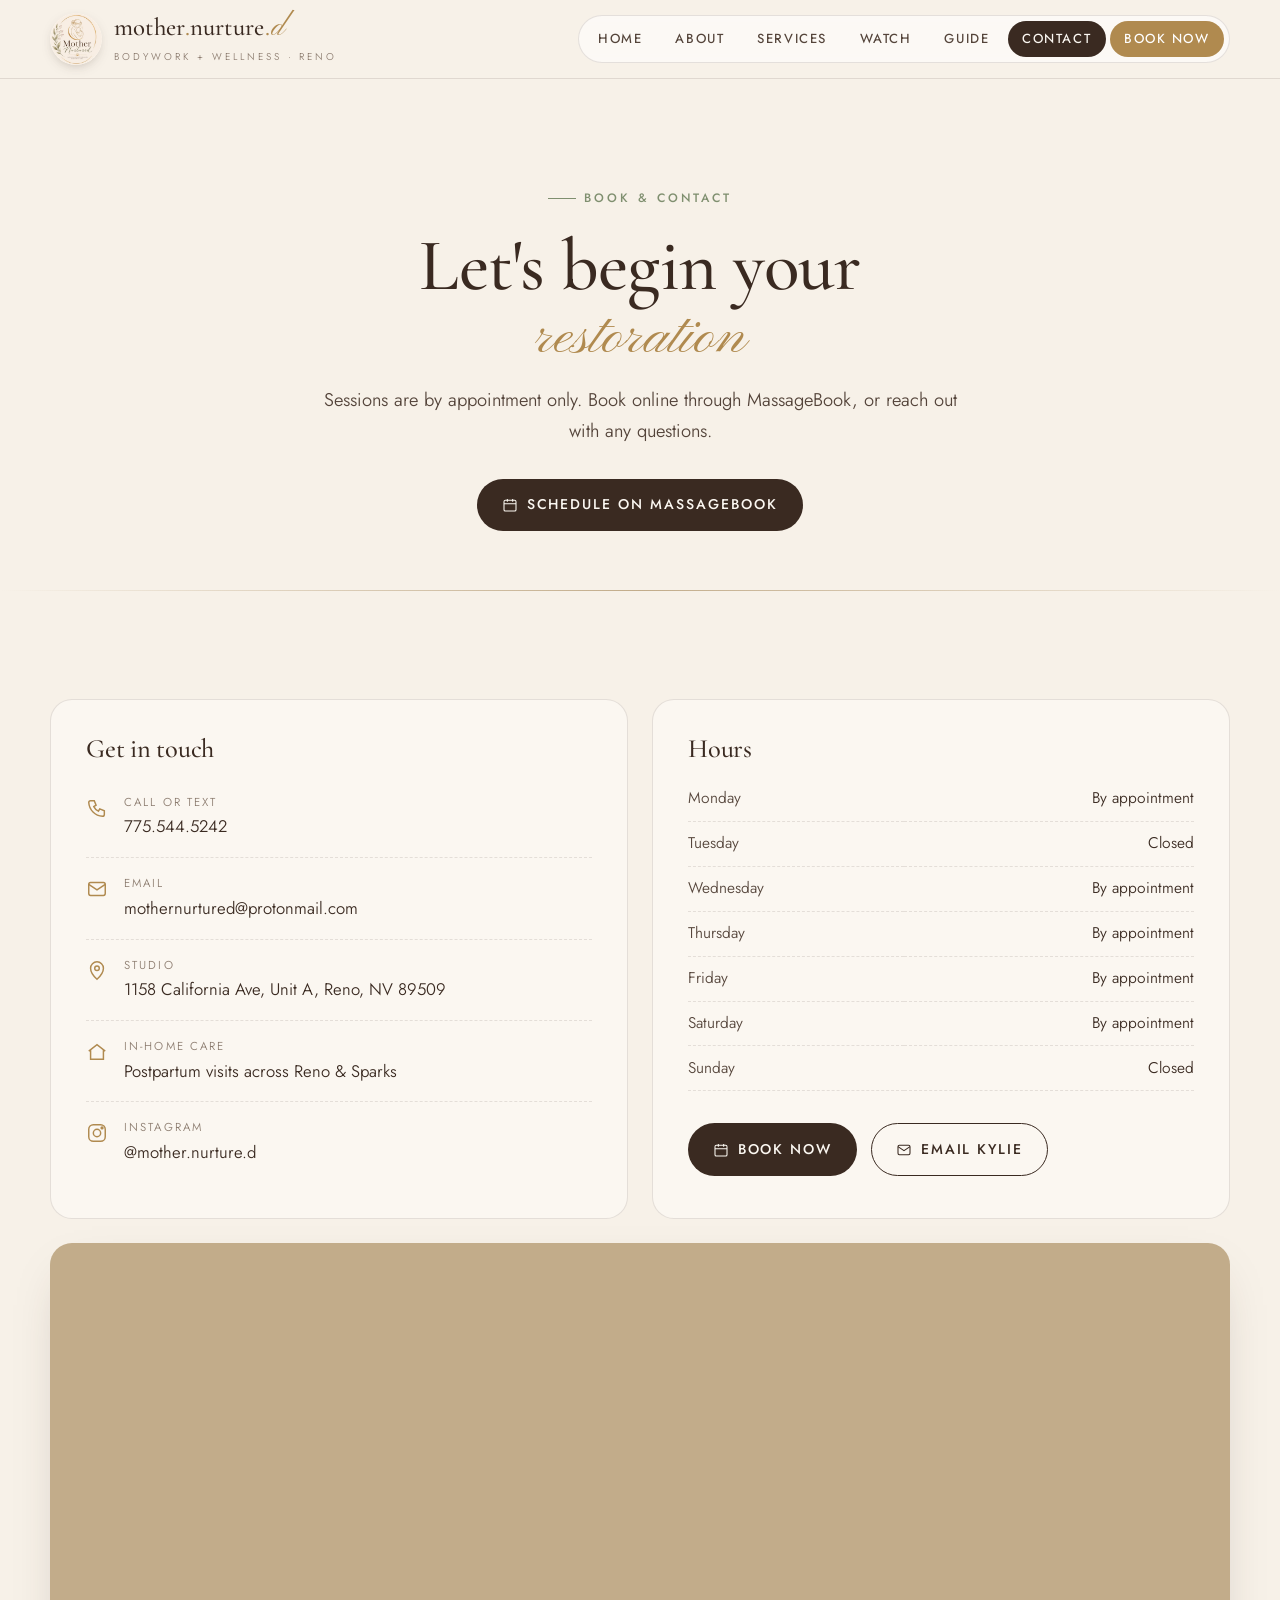
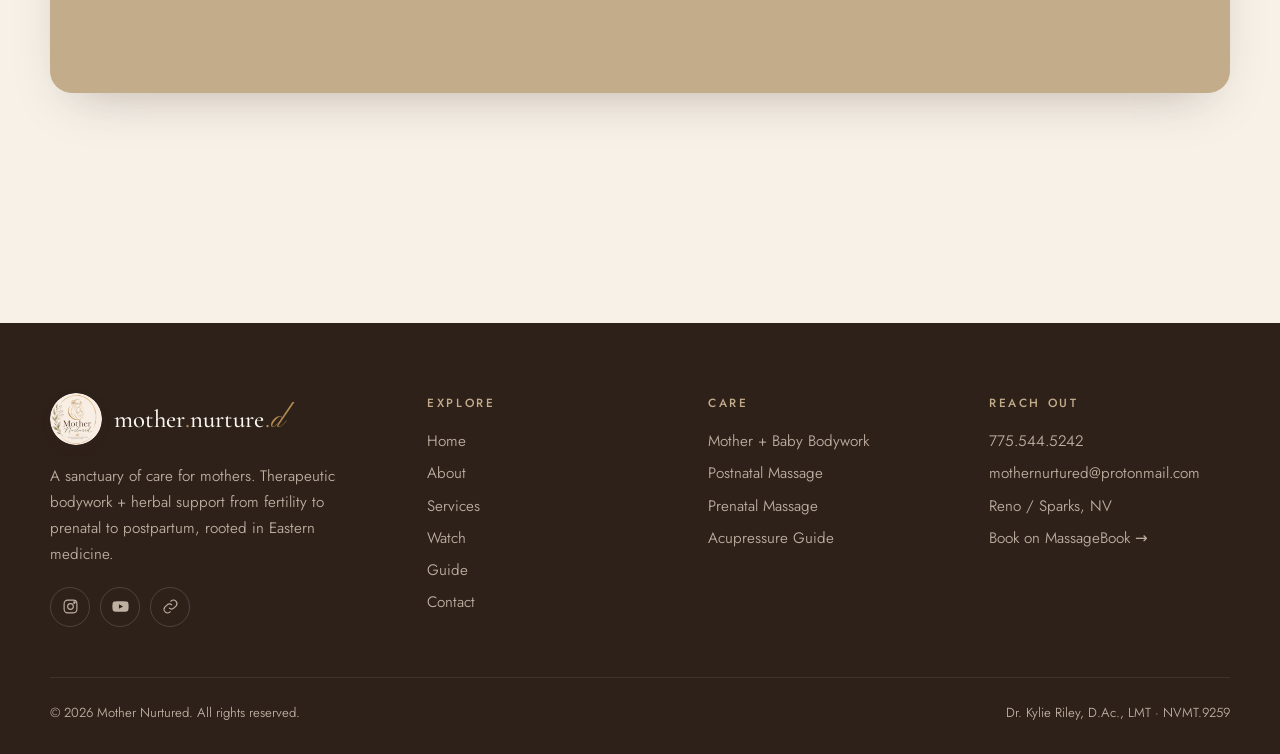
<file: book.html>
<!doctype html>
<html lang="en">
<head>
<meta charset="utf-8">
<meta name="viewport" content="width=device-width, initial-scale=1">
<title>Book a Session | Mother Nurtured Reno</title>
<meta name="description" content="Book postpartum, prenatal and therapeutic bodywork with Mother Nurtured in Reno, NV. Call 775.544.5242 or schedule online.">
<meta property="og:title" content="Book a Session | Mother Nurtured Reno">
<meta property="og:description" content="Book postpartum, prenatal and therapeutic bodywork with Mother Nurtured in Reno, NV. Call 775.544.5242 or schedule online.">
<meta property="og:image" content="assets/img/logo.png">
<meta name="theme-color" content="#F7F1E8">
<link rel="icon" type="image/png" href="assets/img/favicon.png">
<link rel="apple-touch-icon" href="assets/img/logo-sm.png">
<link rel="preconnect" href="https://fonts.googleapis.com">
<link rel="preconnect" href="https://fonts.gstatic.com" crossorigin>
<link href="https://fonts.googleapis.com/css2?family=Cormorant+Garamond:ital,wght@0,400;0,500;0,600;1,400;1,500&family=Jost:wght@300;350;400;500&family=Pinyon+Script&display=swap" rel="stylesheet">
<link rel="stylesheet" href="assets/css/style.css">
</head>
<body>
<header class="site-header">
  <nav class="nav wrap" aria-label="Main">
    <a href="index.html" class="brand" aria-label="Mother Nurtured home">
      <img src="assets/img/logo-sm.png" alt="Mother Nurtured logo">
      <span><span class="brand-name">mother<span class="dot">.</span>nurture<span class="dot">.</span><em>d</em></span><span class="brand-sub">Bodywork + Wellness · Reno</span></span>
    </a>
    <ul class="tabs"><li><a href="index.html" class="">Home</a></li><li><a href="about.html" class="">About</a></li><li><a href="services.html" class="">Services</a></li><li><a href="watch.html" class="">Watch</a></li><li><a href="guide.html" class="">Guide</a></li><li><a href="book.html" class="active">Contact</a></li><li><a href="https://www.massagebook.com/therapists/mother-nurtured?src=external" target="_blank" rel="noopener" class="tab-book">Book Now</a></li></ul>
    <button class="menu-btn" aria-label="Open menu" aria-expanded="false"><span></span><span></span><span></span></button>
  </nav>
</header>
<main>

<section class="page-hero"><div class="wrap reveal"><span class="eyebrow" style="justify-content:center">Book &amp; Contact</span><h1>Let's begin your <span class="script">restoration</span></h1><p class="lead">Sessions are by appointment only. Book online through MassageBook, or reach out with any questions.</p><div class="btn-row" style="justify-content:center"><a class="btn btn-primary" href="https://www.massagebook.com/therapists/mother-nurtured?src=external" target="_blank" rel="noopener"><svg viewBox="0 0 24 24" fill="none" stroke="currentColor" stroke-width="1.6"><rect x="3" y="5" width="18" height="16" rx="2"/><path d="M3 10h18M8 3v4M16 3v4"/></svg> Schedule on MassageBook</a></div></div></section>

<section style="padding-top:clamp(40px,5vw,60px)">
  <div class="wrap">
    <div class="contact-grid">
      <div class="info-card reveal">
        <h3 style="margin-bottom:.8rem">Get in touch</h3>
        <div class="info-row"><svg viewBox="0 0 24 24" fill="none" stroke="currentColor" stroke-width="1.6"><path d="M5 4h4l2 5-2.5 1.5a11 11 0 0 0 5 5L15 13l5 2v4a2 2 0 0 1-2 2A16 16 0 0 1 3 6a2 2 0 0 1 2-2"/></svg><div><small>Call or text</small><a href="tel:+17755445242">775.544.5242</a></div></div>
        <div class="info-row"><svg viewBox="0 0 24 24" fill="none" stroke="currentColor" stroke-width="1.6"><rect x="3" y="5" width="18" height="14" rx="2"/><path d="m3 7 9 6 9-6"/></svg><div><small>Email</small><a href="mailto:mothernurtured@protonmail.com">mothernurtured@protonmail.com</a></div></div>
        <div class="info-row"><svg viewBox="0 0 24 24" fill="none" stroke="currentColor" stroke-width="1.6"><path d="M12 21s-7-6.2-7-12a7 7 0 0 1 14 0c0 5.8-7 12-7 12z"/><circle cx="12" cy="9" r="2.5"/></svg><div><small>Studio</small><span>1158 California Ave, Unit A, Reno, NV 89509</span></div></div>
        <div class="info-row"><svg viewBox="0 0 24 24" fill="none" stroke="currentColor" stroke-width="1.6"><path d="M3 11 12 4l9 7M5 10v10h14V10"/></svg><div><small>In-home care</small><span>Postpartum visits across Reno &amp; Sparks</span></div></div>
        <div class="info-row"><svg viewBox="0 0 24 24" fill="none" stroke="currentColor" stroke-width="1.6"><rect x="3" y="3" width="18" height="18" rx="5"/><circle cx="12" cy="12" r="4"/><circle cx="17.5" cy="6.5" r="1" fill="currentColor"/></svg><div><small>Instagram</small><a href="https://www.instagram.com/mother.nurture.d/" target="_blank" rel="noopener">@mother.nurture.d</a></div></div>
      </div>
      <div class="info-card reveal d1">
        <h3 style="margin-bottom:.8rem">Hours</h3>
        <table class="hours">
          <tr><td>Monday</td><td>By appointment</td></tr>
          <tr><td>Tuesday</td><td>Closed</td></tr>
          <tr><td>Wednesday</td><td>By appointment</td></tr>
          <tr><td>Thursday</td><td>By appointment</td></tr>
          <tr><td>Friday</td><td>By appointment</td></tr>
          <tr><td>Saturday</td><td>By appointment</td></tr>
          <tr><td>Sunday</td><td>Closed</td></tr>
        </table>
        <div class="btn-row"><a class="btn btn-primary" href="https://www.massagebook.com/therapists/mother-nurtured?src=external" target="_blank" rel="noopener"><svg viewBox="0 0 24 24" fill="none" stroke="currentColor" stroke-width="1.6"><rect x="3" y="5" width="18" height="16" rx="2"/><path d="M3 10h18M8 3v4M16 3v4"/></svg> Book Now</a><a class="btn btn-ghost" href="mailto:mothernurtured@protonmail.com"><svg viewBox="0 0 24 24" fill="none" stroke="currentColor" stroke-width="1.6"><rect x="3" y="5" width="18" height="14" rx="2"/><path d="m3 7 9 6 9-6"/></svg> Email Kylie</a></div>
      </div>
    </div>
    <div class="map reveal"><iframe src="https://www.google.com/maps?q=1158%20California%20Ave%2C%20Unit%20A%2C%20Reno%2C%20NV%2089509&output=embed" title="Map to Mother Nurtured studio" loading="lazy" referrerpolicy="no-referrer-when-downgrade"></iframe></div>
  </div>
</section>

</main>
<footer class="site-footer">
  <div class="wrap">
    <div class="foot-grid">
      <div>
        <a href="index.html" class="brand"><img src="assets/img/logo-sm.png" alt=""><span class="brand-name">mother<span class="dot">.</span>nurture<span class="dot">.</span><em>d</em></span></a>
        <p style="margin-top:1.2rem;max-width:34ch;font-size:.95rem">A sanctuary of care for mothers. Therapeutic bodywork + herbal support from fertility to prenatal to postpartum, rooted in Eastern medicine.</p>
        <div class="socials">
          <a href="https://www.instagram.com/mother.nurture.d/" target="_blank" rel="noopener" aria-label="Instagram"><svg viewBox="0 0 24 24" fill="none" stroke="currentColor" stroke-width="1.6"><rect x="3" y="3" width="18" height="18" rx="5"/><circle cx="12" cy="12" r="4"/><circle cx="17.5" cy="6.5" r="1" fill="currentColor"/></svg></a>
          <a href="https://www.youtube.com/@bodywellproject" target="_blank" rel="noopener" aria-label="YouTube"><svg viewBox="0 0 24 24" fill="currentColor"><path d="M23 7.2a3 3 0 0 0-2.1-2.1C19 4.6 12 4.6 12 4.6s-7 0-8.9.5A3 3 0 0 0 1 7.2 31 31 0 0 0 .5 12a31 31 0 0 0 .5 4.8 3 3 0 0 0 2.1 2.1c1.9.5 8.9.5 8.9.5s7 0 8.9-.5a3 3 0 0 0 2.1-2.1c.4-1.6.5-3.2.5-4.8s-.1-3.2-.5-4.8zM9.8 15.1V8.9L15.6 12z"/></svg></a>
          <a href="https://linktr.ee/mother.nurture.d" target="_blank" rel="noopener" aria-label="Linktree"><svg viewBox="0 0 24 24" fill="none" stroke="currentColor" stroke-width="1.6"><path d="M10 14a5 5 0 0 0 7 0l3-3a5 5 0 0 0-7-7l-1 1M14 10a5 5 0 0 0-7 0l-3 3a5 5 0 0 0 7 7l1-1"/></svg></a>
        </div>
      </div>
      <div><h4>Explore</h4><ul><li><a href="index.html">Home</a></li><li><a href="about.html">About</a></li><li><a href="services.html">Services</a></li><li><a href="watch.html">Watch</a></li><li><a href="guide.html">Guide</a></li><li><a href="book.html">Contact</a></li></ul></div>
      <div><h4>Care</h4><ul><li><a href="services.html">Mother + Baby Bodywork</a></li><li><a href="services.html">Postnatal Massage</a></li><li><a href="services.html">Prenatal Massage</a></li><li><a href="guide.html">Acupressure Guide</a></li></ul></div>
      <div><h4>Reach Out</h4><ul><li><a href="tel:+17755445242">775.544.5242</a></li><li><a href="mailto:mothernurtured@protonmail.com">mothernurtured@protonmail.com</a></li><li>Reno / Sparks, NV</li><li><a href="https://www.massagebook.com/therapists/mother-nurtured?src=external" target="_blank" rel="noopener">Book on MassageBook →</a></li></ul></div>
    </div>
    <div class="foot-bottom"><span>© <span id="year">2026</span> Mother Nurtured. All rights reserved.</span><span>Dr. Kylie Riley, D.Ac., LMT · NVMT.9259</span></div>
  </div>
</footer>
<a class="mobile-book" href="https://www.massagebook.com/therapists/mother-nurtured?src=external" target="_blank" rel="noopener">Schedule a Session</a>
<script src="assets/js/main.js"></script>
</body>
</html>
</file>
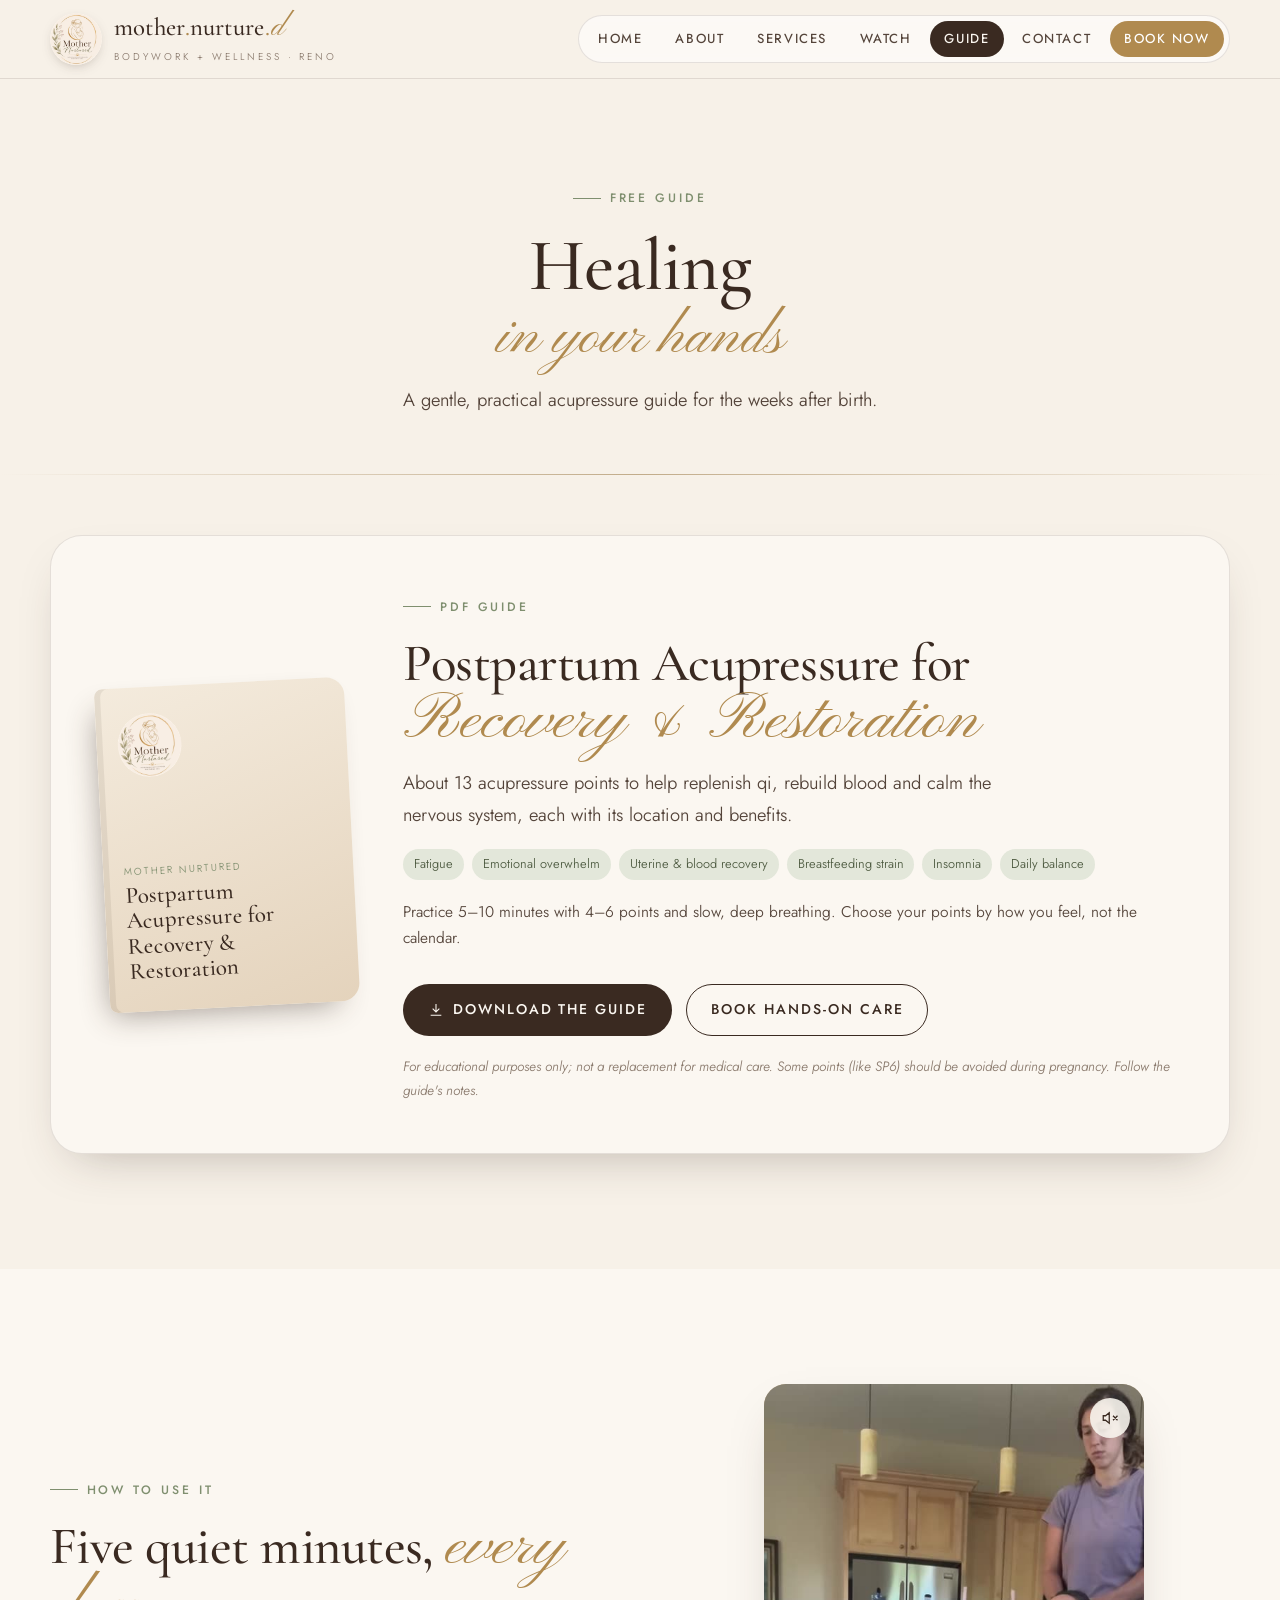
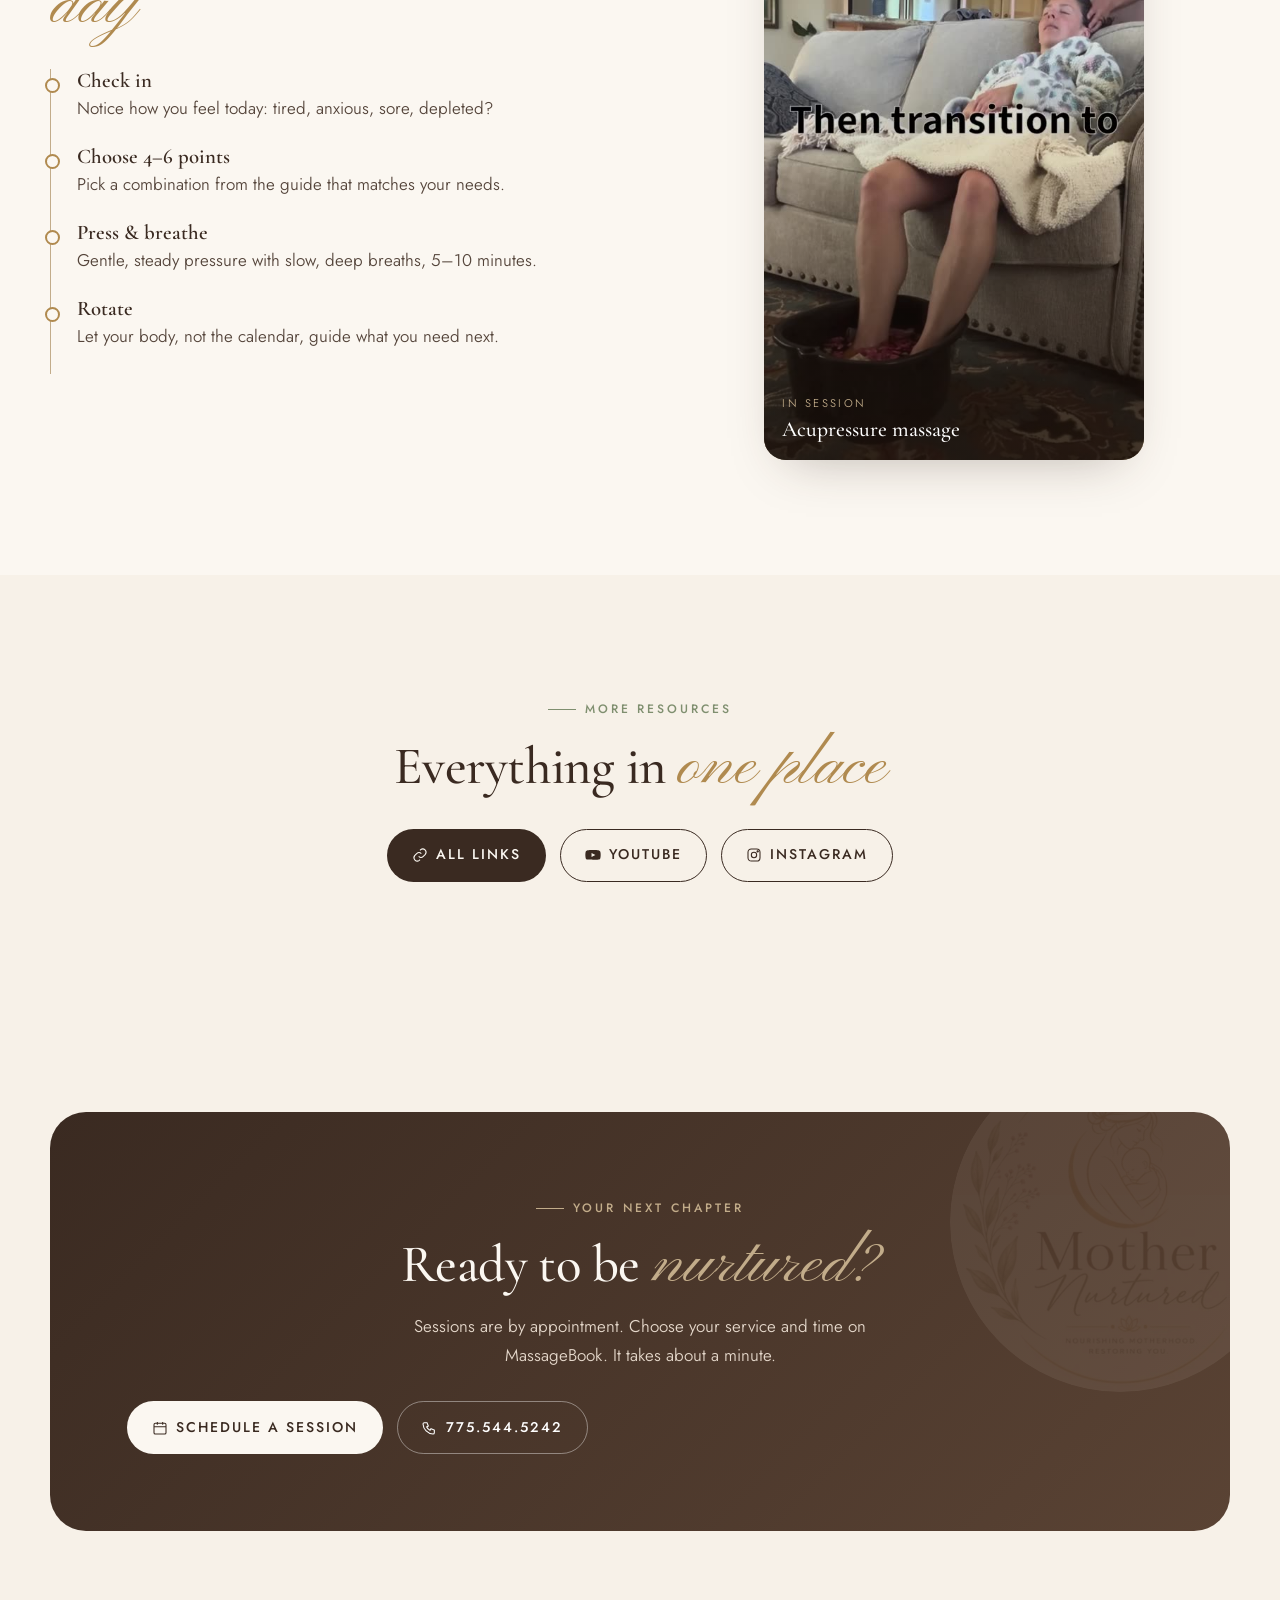
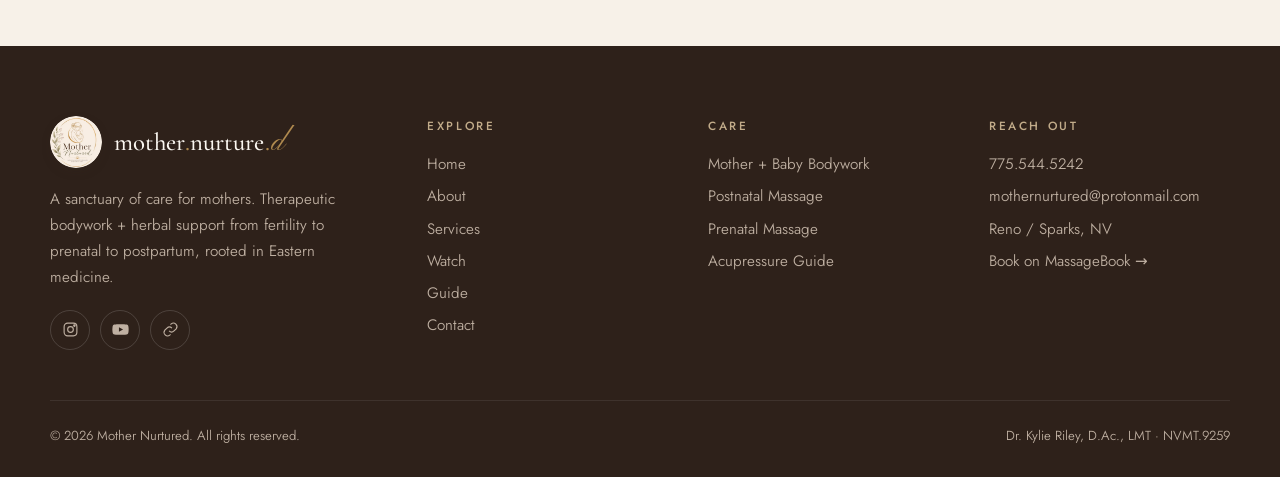
<file: guide.html>
<!doctype html>
<html lang="en">
<head>
<meta charset="utf-8">
<meta name="viewport" content="width=device-width, initial-scale=1">
<title>Free Postpartum Acupressure Guide | Mother Nurtured</title>
<meta name="description" content="Download the free Postpartum Acupressure for Recovery & Restoration guide from Mother Nurtured in Reno, NV.">
<meta property="og:title" content="Free Postpartum Acupressure Guide | Mother Nurtured">
<meta property="og:description" content="Download the free Postpartum Acupressure for Recovery & Restoration guide from Mother Nurtured in Reno, NV.">
<meta property="og:image" content="assets/img/logo.png">
<meta name="theme-color" content="#F7F1E8">
<link rel="icon" type="image/png" href="assets/img/favicon.png">
<link rel="apple-touch-icon" href="assets/img/logo-sm.png">
<link rel="preconnect" href="https://fonts.googleapis.com">
<link rel="preconnect" href="https://fonts.gstatic.com" crossorigin>
<link href="https://fonts.googleapis.com/css2?family=Cormorant+Garamond:ital,wght@0,400;0,500;0,600;1,400;1,500&family=Jost:wght@300;350;400;500&family=Pinyon+Script&display=swap" rel="stylesheet">
<link rel="stylesheet" href="assets/css/style.css">
</head>
<body>
<header class="site-header">
  <nav class="nav wrap" aria-label="Main">
    <a href="index.html" class="brand" aria-label="Mother Nurtured home">
      <img src="assets/img/logo-sm.png" alt="Mother Nurtured logo">
      <span><span class="brand-name">mother<span class="dot">.</span>nurture<span class="dot">.</span><em>d</em></span><span class="brand-sub">Bodywork + Wellness · Reno</span></span>
    </a>
    <ul class="tabs"><li><a href="index.html" class="">Home</a></li><li><a href="about.html" class="">About</a></li><li><a href="services.html" class="">Services</a></li><li><a href="watch.html" class="">Watch</a></li><li><a href="guide.html" class="active">Guide</a></li><li><a href="book.html" class="">Contact</a></li><li><a href="https://www.massagebook.com/therapists/mother-nurtured?src=external" target="_blank" rel="noopener" class="tab-book">Book Now</a></li></ul>
    <button class="menu-btn" aria-label="Open menu" aria-expanded="false"><span></span><span></span><span></span></button>
  </nav>
</header>
<main>

<section class="page-hero"><div class="wrap reveal"><span class="eyebrow" style="justify-content:center">Free Guide</span><h1>Healing <span class="script">in your hands</span></h1><p class="lead">A gentle, practical acupressure guide for the weeks after birth.</p></div></section>

<section style="padding-top:clamp(40px,5vw,60px)">
  <div class="wrap">
    <div class="guide-card reveal">
      <div class="guide-cover"><img src="assets/img/logo-sm.png" alt=""><div><small>Mother Nurtured</small><h4>Postpartum Acupressure for Recovery &amp; Restoration</h4></div></div>
      <div>
        <span class="eyebrow">PDF Guide</span>
        <h2>Postpartum Acupressure for <span class="script">Recovery &amp; Restoration</span></h2>
        <p class="lead" style="margin-top:1rem">About 13 acupressure points to help replenish qi, rebuild blood and calm the nervous system, each with its location and benefits.</p>
        <div class="points"><span>Fatigue</span><span>Emotional overwhelm</span><span>Uterine &amp; blood recovery</span><span>Breastfeeding strain</span><span>Insomnia</span><span>Daily balance</span></div>
        <p style="font-size:.97rem">Practice 5–10 minutes with 4–6 points and slow, deep breathing. Choose your points by how you feel, not the calendar.</p>
        <div class="btn-row"><a class="btn btn-primary" href="https://www.mothernurturedreno.com/_files/ugd/613ef1_85b453be662d467f8cdd1ccb251c0b3b.pdf" target="_blank" rel="noopener"><svg viewBox="0 0 24 24" fill="none" stroke="currentColor" stroke-width="1.6"><path d="M12 3v12M7 10l5 5 5-5M4 20h16"/></svg> Download the Guide</a><a class="btn btn-ghost" href="https://www.massagebook.com/therapists/mother-nurtured?src=external" target="_blank" rel="noopener">Book hands-on care</a></div>
        <p class="note">For educational purposes only; not a replacement for medical care. Some points (like SP6) should be avoided during pregnancy. Follow the guide's notes.</p>
      </div>
    </div>
  </div>
</section>

<section class="tinted">
  <div class="wrap split">
    <div class="reveal">
      <span class="eyebrow">How to use it</span>
      <h2>Five quiet minutes, <span class="script">every day</span></h2>
      <ul class="timeline">
        <li><strong>Check in</strong>Notice how you feel today: tired, anxious, sore, depleted?</li>
        <li><strong>Choose 4–6 points</strong>Pick a combination from the guide that matches your needs.</li>
        <li><strong>Press &amp; breathe</strong>Gentle, steady pressure with slow, deep breaths, 5–10 minutes.</li>
        <li><strong>Rotate</strong>Let your body, not the calendar, guide what you need next.</li>
      </ul>
    </div>
    <div class="reveal d2"><div class="reel-card" style="max-width:380px;margin-inline:auto"><video data-loop muted loop playsinline autoplay preload="metadata" poster="assets/img/nurture-session-poster.jpg" class=""><source src="assets/video/nurture-session.mp4" type="video/mp4"></video><button class="sound-btn" aria-label="Turn sound on"><svg class="off" viewBox="0 0 24 24" fill="none" stroke="currentColor" stroke-width="1.7"><path d="M11 5 6 9H3v6h3l5 4zM22 9l-6 6M16 9l6 6"/></svg><svg class="on" viewBox="0 0 24 24" fill="none" stroke="currentColor" stroke-width="1.7"><path d="M11 5 6 9H3v6h3l5 4zM15.5 8.5a5 5 0 0 1 0 7M18.5 5.5a9 9 0 0 1 0 13"/></svg></button><div class="reel-cap"><span>In session</span><strong>Acupressure massage</strong></div></div></div>
  </div>
</section>

<section><div class="wrap center reveal"><span class="eyebrow">More resources</span><h2>Everything in <span class="script">one place</span></h2><div class="btn-row"><a class="btn btn-primary" href="https://linktr.ee/mother.nurture.d" target="_blank" rel="noopener"><svg viewBox="0 0 24 24" fill="none" stroke="currentColor" stroke-width="1.6"><path d="M10 14a5 5 0 0 0 7 0l3-3a5 5 0 0 0-7-7l-1 1M14 10a5 5 0 0 0-7 0l-3 3a5 5 0 0 0 7 7l1-1"/></svg> All Links</a><a class="btn btn-ghost" href="https://www.youtube.com/@bodywellproject" target="_blank" rel="noopener"><svg viewBox="0 0 24 24" fill="currentColor"><path d="M23 7.2a3 3 0 0 0-2.1-2.1C19 4.6 12 4.6 12 4.6s-7 0-8.9.5A3 3 0 0 0 1 7.2 31 31 0 0 0 .5 12a31 31 0 0 0 .5 4.8 3 3 0 0 0 2.1 2.1c1.9.5 8.9.5 8.9.5s7 0 8.9-.5a3 3 0 0 0 2.1-2.1c.4-1.6.5-3.2.5-4.8s-.1-3.2-.5-4.8zM9.8 15.1V8.9L15.6 12z"/></svg> YouTube</a><a class="btn btn-ghost" href="https://www.instagram.com/mother.nurture.d/" target="_blank" rel="noopener"><svg viewBox="0 0 24 24" fill="none" stroke="currentColor" stroke-width="1.6"><rect x="3" y="3" width="18" height="18" rx="5"/><circle cx="12" cy="12" r="4"/><circle cx="17.5" cy="6.5" r="1" fill="currentColor"/></svg> Instagram</a></div></div></section>
<section style="padding-bottom:0"><div class="wrap"><div class="cta-band reveal">
<img class="bg-logo" src="assets/img/logo.png" alt="">
<span class="eyebrow" style="color:var(--sand);justify-content:center">Your next chapter</span>
<h2>Ready to be <span class="script">nurtured?</span></h2>
<p>Sessions are by appointment. Choose your service and time on MassageBook. It takes about a minute.</p>
<div class="btn-row"><a class="btn btn-light" href="https://www.massagebook.com/therapists/mother-nurtured?src=external" target="_blank" rel="noopener"><svg viewBox="0 0 24 24" fill="none" stroke="currentColor" stroke-width="1.6"><rect x="3" y="5" width="18" height="16" rx="2"/><path d="M3 10h18M8 3v4M16 3v4"/></svg> Schedule a Session</a><a class="btn btn-ghost" style="border-color:rgba(255,255,255,.4);color:#fff" href="tel:+17755445242"><svg viewBox="0 0 24 24" fill="none" stroke="currentColor" stroke-width="1.6"><path d="M5 4h4l2 5-2.5 1.5a11 11 0 0 0 5 5L15 13l5 2v4a2 2 0 0 1-2 2A16 16 0 0 1 3 6a2 2 0 0 1 2-2"/></svg> 775.544.5242</a></div>
</div></div></section>

</main>
<footer class="site-footer">
  <div class="wrap">
    <div class="foot-grid">
      <div>
        <a href="index.html" class="brand"><img src="assets/img/logo-sm.png" alt=""><span class="brand-name">mother<span class="dot">.</span>nurture<span class="dot">.</span><em>d</em></span></a>
        <p style="margin-top:1.2rem;max-width:34ch;font-size:.95rem">A sanctuary of care for mothers. Therapeutic bodywork + herbal support from fertility to prenatal to postpartum, rooted in Eastern medicine.</p>
        <div class="socials">
          <a href="https://www.instagram.com/mother.nurture.d/" target="_blank" rel="noopener" aria-label="Instagram"><svg viewBox="0 0 24 24" fill="none" stroke="currentColor" stroke-width="1.6"><rect x="3" y="3" width="18" height="18" rx="5"/><circle cx="12" cy="12" r="4"/><circle cx="17.5" cy="6.5" r="1" fill="currentColor"/></svg></a>
          <a href="https://www.youtube.com/@bodywellproject" target="_blank" rel="noopener" aria-label="YouTube"><svg viewBox="0 0 24 24" fill="currentColor"><path d="M23 7.2a3 3 0 0 0-2.1-2.1C19 4.6 12 4.6 12 4.6s-7 0-8.9.5A3 3 0 0 0 1 7.2 31 31 0 0 0 .5 12a31 31 0 0 0 .5 4.8 3 3 0 0 0 2.1 2.1c1.9.5 8.9.5 8.9.5s7 0 8.9-.5a3 3 0 0 0 2.1-2.1c.4-1.6.5-3.2.5-4.8s-.1-3.2-.5-4.8zM9.8 15.1V8.9L15.6 12z"/></svg></a>
          <a href="https://linktr.ee/mother.nurture.d" target="_blank" rel="noopener" aria-label="Linktree"><svg viewBox="0 0 24 24" fill="none" stroke="currentColor" stroke-width="1.6"><path d="M10 14a5 5 0 0 0 7 0l3-3a5 5 0 0 0-7-7l-1 1M14 10a5 5 0 0 0-7 0l-3 3a5 5 0 0 0 7 7l1-1"/></svg></a>
        </div>
      </div>
      <div><h4>Explore</h4><ul><li><a href="index.html">Home</a></li><li><a href="about.html">About</a></li><li><a href="services.html">Services</a></li><li><a href="watch.html">Watch</a></li><li><a href="guide.html">Guide</a></li><li><a href="book.html">Contact</a></li></ul></div>
      <div><h4>Care</h4><ul><li><a href="services.html">Mother + Baby Bodywork</a></li><li><a href="services.html">Postnatal Massage</a></li><li><a href="services.html">Prenatal Massage</a></li><li><a href="guide.html">Acupressure Guide</a></li></ul></div>
      <div><h4>Reach Out</h4><ul><li><a href="tel:+17755445242">775.544.5242</a></li><li><a href="mailto:mothernurtured@protonmail.com">mothernurtured@protonmail.com</a></li><li>Reno / Sparks, NV</li><li><a href="https://www.massagebook.com/therapists/mother-nurtured?src=external" target="_blank" rel="noopener">Book on MassageBook →</a></li></ul></div>
    </div>
    <div class="foot-bottom"><span>© <span id="year">2026</span> Mother Nurtured. All rights reserved.</span><span>Dr. Kylie Riley, D.Ac., LMT · NVMT.9259</span></div>
  </div>
</footer>
<a class="mobile-book" href="https://www.massagebook.com/therapists/mother-nurtured?src=external" target="_blank" rel="noopener">Schedule a Session</a>
<script src="assets/js/main.js"></script>
</body>
</html>
</file>
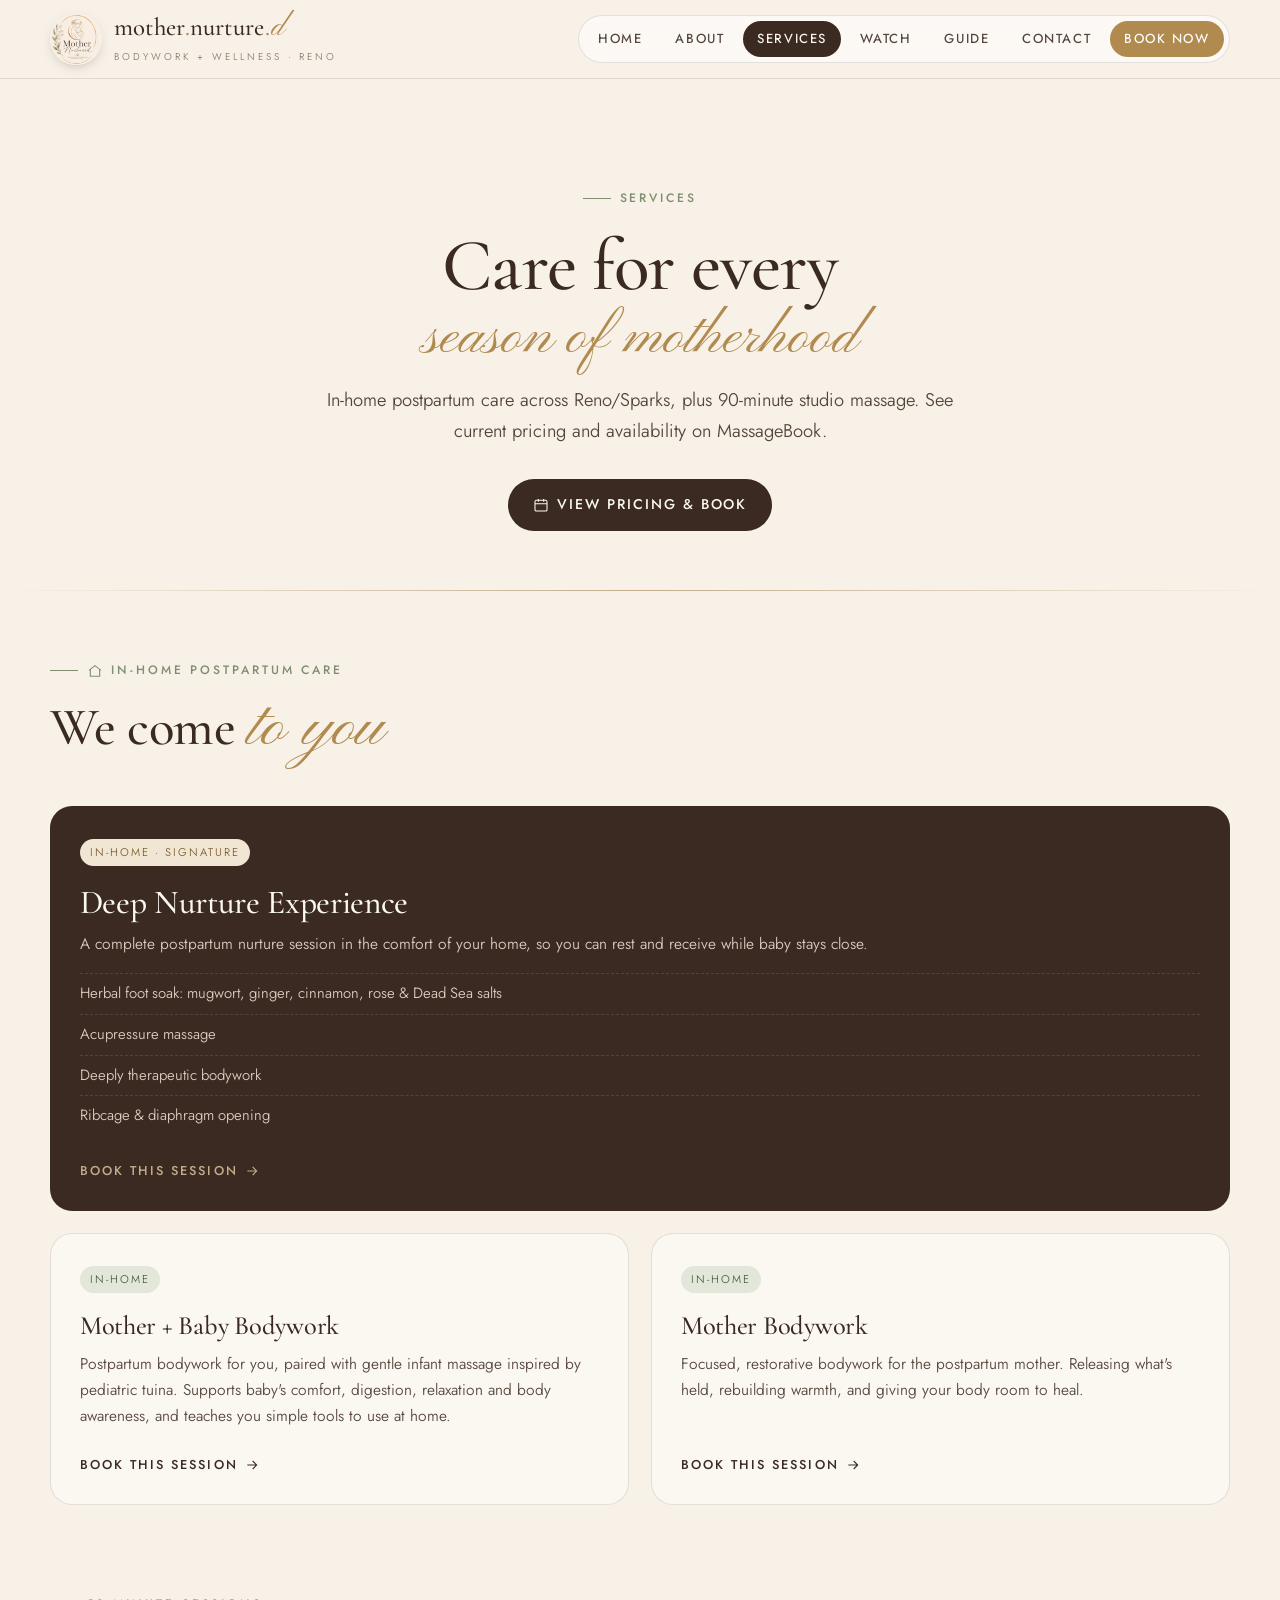
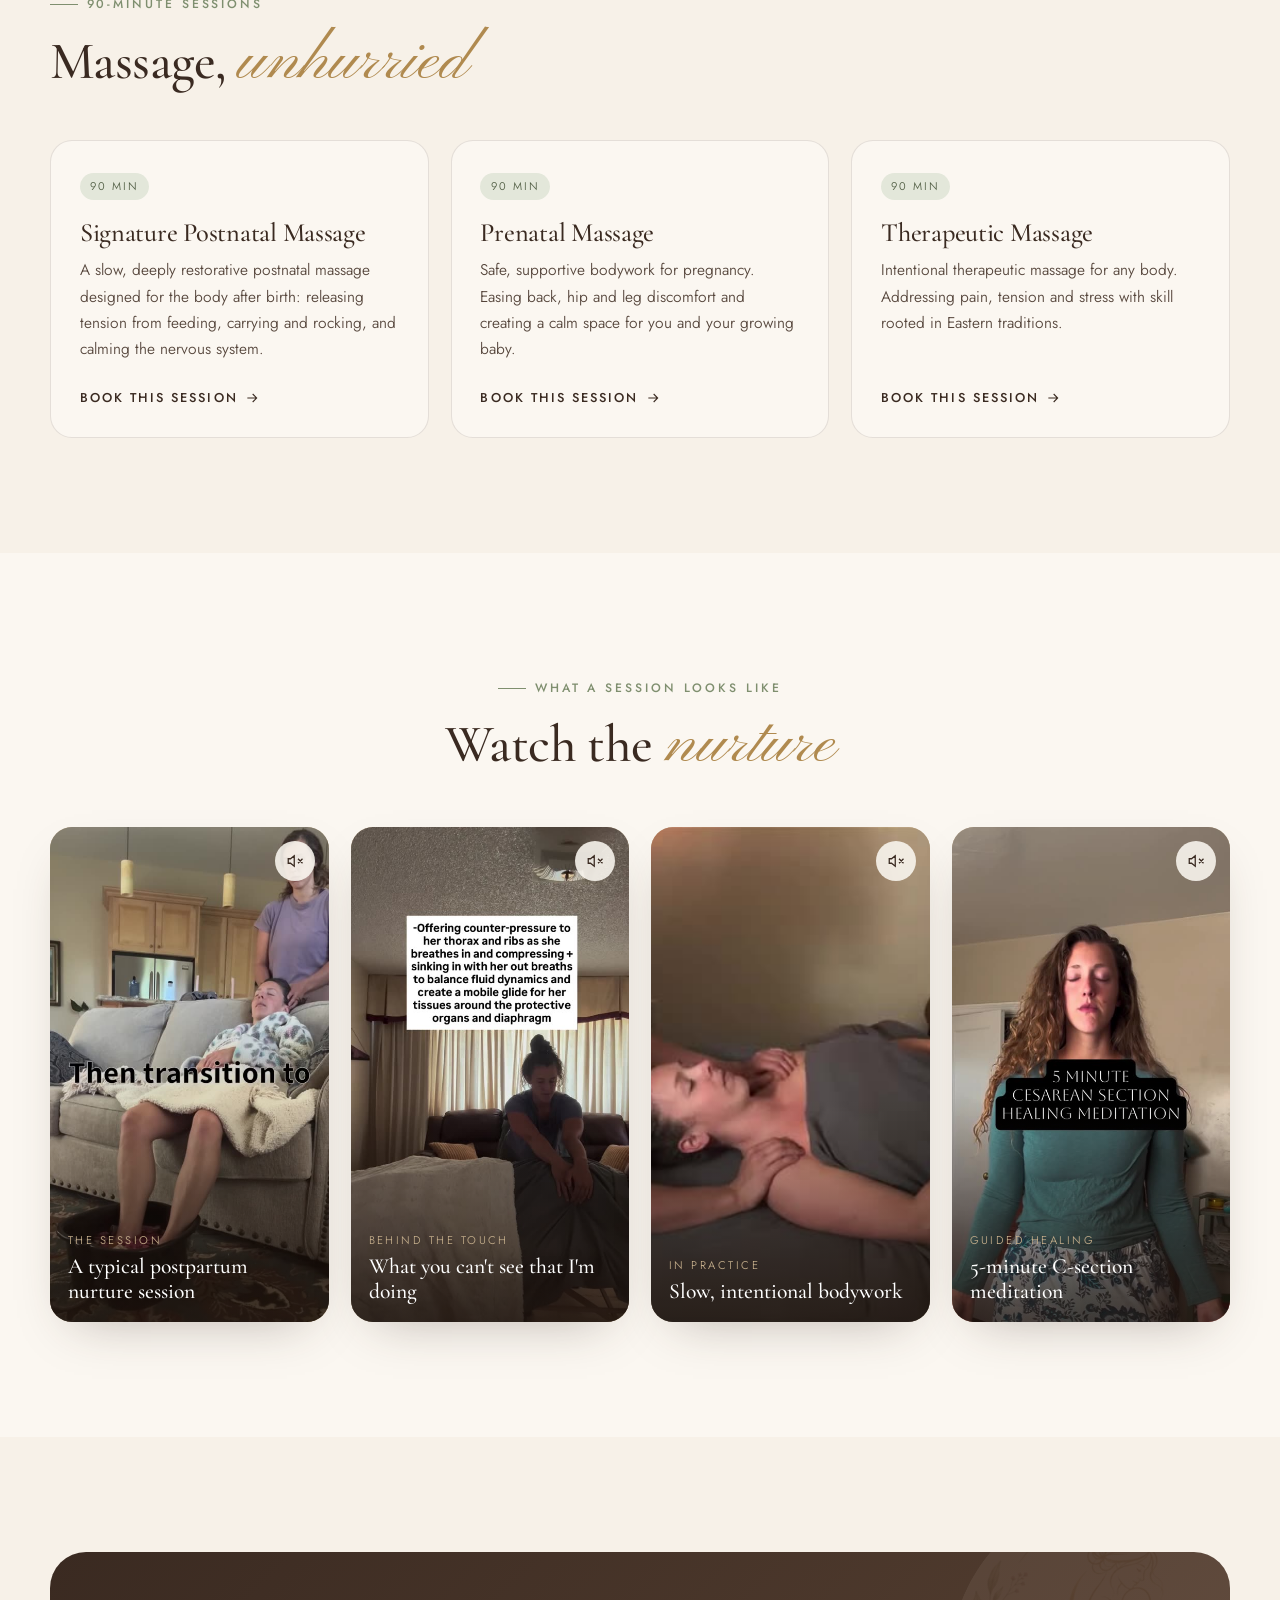
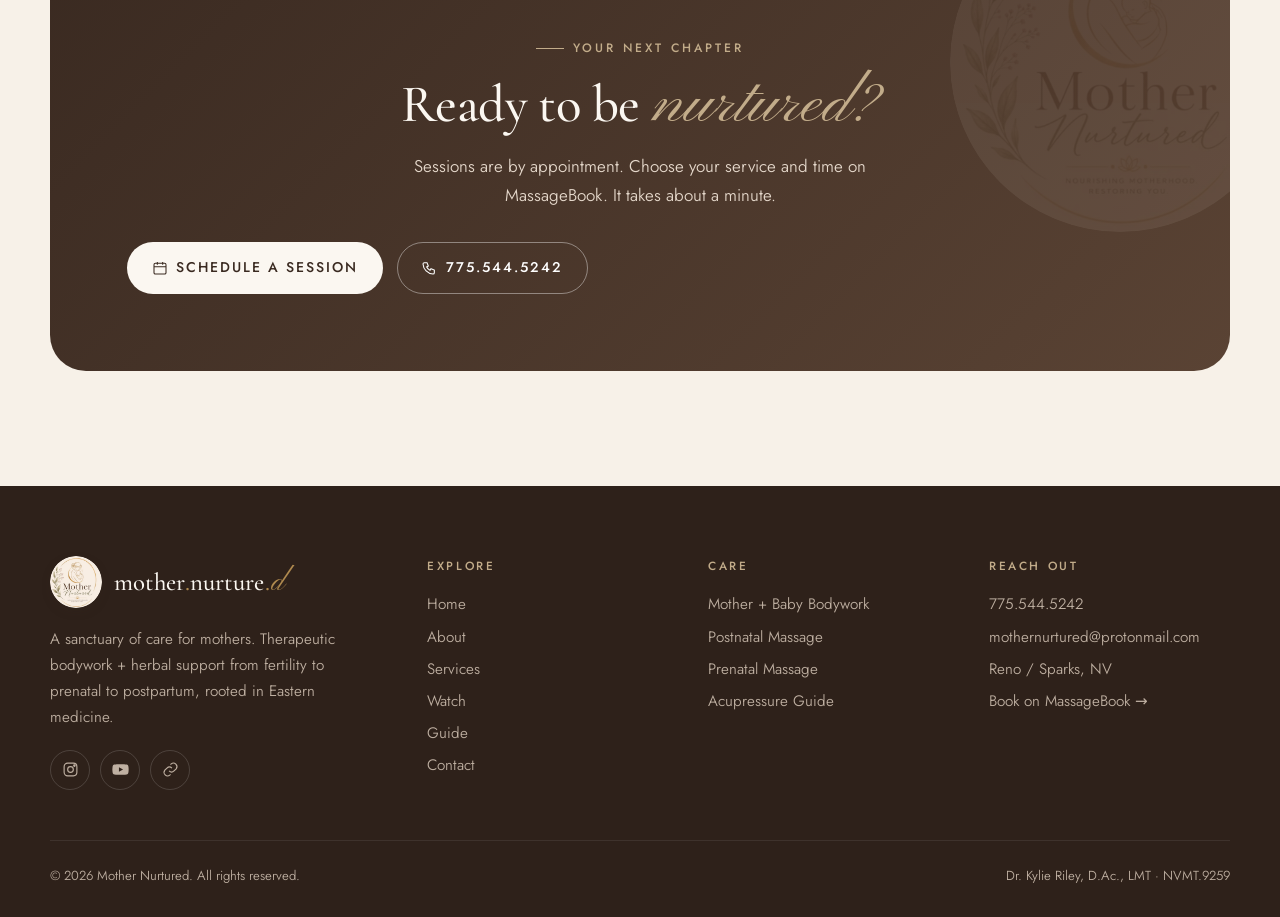
<file: services.html>
<!doctype html>
<html lang="en">
<head>
<meta charset="utf-8">
<meta name="viewport" content="width=device-width, initial-scale=1">
<title>Services | Postpartum, Prenatal & Therapeutic Bodywork | Mother Nurtured</title>
<meta name="description" content="In-home postpartum bodywork, Mother + Baby sessions, and 90-minute prenatal, postnatal and therapeutic massage in Reno/Sparks, NV.">
<meta property="og:title" content="Services | Postpartum, Prenatal & Therapeutic Bodywork | Mother Nurtured">
<meta property="og:description" content="In-home postpartum bodywork, Mother + Baby sessions, and 90-minute prenatal, postnatal and therapeutic massage in Reno/Sparks, NV.">
<meta property="og:image" content="assets/img/logo.png">
<meta name="theme-color" content="#F7F1E8">
<link rel="icon" type="image/png" href="assets/img/favicon.png">
<link rel="apple-touch-icon" href="assets/img/logo-sm.png">
<link rel="preconnect" href="https://fonts.googleapis.com">
<link rel="preconnect" href="https://fonts.gstatic.com" crossorigin>
<link href="https://fonts.googleapis.com/css2?family=Cormorant+Garamond:ital,wght@0,400;0,500;0,600;1,400;1,500&family=Jost:wght@300;350;400;500&family=Pinyon+Script&display=swap" rel="stylesheet">
<link rel="stylesheet" href="assets/css/style.css">
</head>
<body>
<header class="site-header">
  <nav class="nav wrap" aria-label="Main">
    <a href="index.html" class="brand" aria-label="Mother Nurtured home">
      <img src="assets/img/logo-sm.png" alt="Mother Nurtured logo">
      <span><span class="brand-name">mother<span class="dot">.</span>nurture<span class="dot">.</span><em>d</em></span><span class="brand-sub">Bodywork + Wellness · Reno</span></span>
    </a>
    <ul class="tabs"><li><a href="index.html" class="">Home</a></li><li><a href="about.html" class="">About</a></li><li><a href="services.html" class="active">Services</a></li><li><a href="watch.html" class="">Watch</a></li><li><a href="guide.html" class="">Guide</a></li><li><a href="book.html" class="">Contact</a></li><li><a href="https://www.massagebook.com/therapists/mother-nurtured?src=external" target="_blank" rel="noopener" class="tab-book">Book Now</a></li></ul>
    <button class="menu-btn" aria-label="Open menu" aria-expanded="false"><span></span><span></span><span></span></button>
  </nav>
</header>
<main>

<section class="page-hero"><div class="wrap reveal"><span class="eyebrow" style="justify-content:center">Services</span><h1>Care for every <span class="script">season of motherhood</span></h1><p class="lead">In-home postpartum care across Reno/Sparks, plus 90-minute studio massage. See current pricing and availability on MassageBook.</p><div class="btn-row" style="justify-content:center"><a class="btn btn-primary" href="https://www.massagebook.com/therapists/mother-nurtured?src=external" target="_blank" rel="noopener"><svg viewBox="0 0 24 24" fill="none" stroke="currentColor" stroke-width="1.6"><rect x="3" y="5" width="18" height="16" rx="2"/><path d="M3 10h18M8 3v4M16 3v4"/></svg> View Pricing &amp; Book</a></div></div></section>

<section style="padding-top:clamp(40px,5vw,60px)">
  <div class="wrap">
    <div class="reveal"><span class="eyebrow"><svg style="width:16px" viewBox="0 0 24 24" fill="none" stroke="currentColor" stroke-width="1.6"><path d="M3 11 12 4l9 7M5 10v10h14V10"/></svg> In-Home Postpartum Care</span><h2>We come <span class="script">to you</span></h2></div>
    <div class="cards cards-2">
      <div class="card featured reveal d0"><span class="tag gold">In-Home · Signature</span><h3>Deep Nurture Experience</h3><p>A complete postpartum nurture session in the comfort of your home, so you can rest and receive while baby stays close.</p><ul><li>Herbal foot soak: mugwort, ginger, cinnamon, rose &amp; Dead Sea salts</li><li>Acupressure massage</li><li>Deeply therapeutic bodywork</li><li>Ribcage &amp; diaphragm opening</li></ul><a class="card-link" href="https://www.massagebook.com/therapists/mother-nurtured?src=external" target="_blank" rel="noopener">Book this session <svg viewBox="0 0 24 24" fill="none" stroke="currentColor" stroke-width="1.6"><path d="M5 12h14M13 6l6 6-6 6"/></svg></a></div>
      <div class="card  reveal d1"><span class="tag ">In-Home</span><h3>Mother + Baby Bodywork</h3><p>Postpartum bodywork for you, paired with gentle infant massage inspired by pediatric tuina. Supports baby's comfort, digestion, relaxation and body awareness, and teaches you simple tools to use at home.</p><a class="card-link" href="https://www.massagebook.com/therapists/mother-nurtured?src=external" target="_blank" rel="noopener">Book this session <svg viewBox="0 0 24 24" fill="none" stroke="currentColor" stroke-width="1.6"><path d="M5 12h14M13 6l6 6-6 6"/></svg></a></div>
      <div class="card  reveal d0"><span class="tag ">In-Home</span><h3>Mother Bodywork</h3><p>Focused, restorative bodywork for the postpartum mother. Releasing what's held, rebuilding warmth, and giving your body room to heal.</p><a class="card-link" href="https://www.massagebook.com/therapists/mother-nurtured?src=external" target="_blank" rel="noopener">Book this session <svg viewBox="0 0 24 24" fill="none" stroke="currentColor" stroke-width="1.6"><path d="M5 12h14M13 6l6 6-6 6"/></svg></a></div>
    </div>

    <div class="reveal" style="margin-top:5rem"><span class="eyebrow">90-Minute Sessions</span><h2>Massage, <span class="script">unhurried</span></h2></div>
    <div class="cards">
      <div class="card  reveal d0"><span class="tag ">90 min</span><h3>Signature Postnatal Massage</h3><p>A slow, deeply restorative postnatal massage designed for the body after birth: releasing tension from feeding, carrying and rocking, and calming the nervous system.</p><a class="card-link" href="https://www.massagebook.com/therapists/mother-nurtured?src=external" target="_blank" rel="noopener">Book this session <svg viewBox="0 0 24 24" fill="none" stroke="currentColor" stroke-width="1.6"><path d="M5 12h14M13 6l6 6-6 6"/></svg></a></div>
      <div class="card  reveal d1"><span class="tag ">90 min</span><h3>Prenatal Massage</h3><p>Safe, supportive bodywork for pregnancy. Easing back, hip and leg discomfort and creating a calm space for you and your growing baby.</p><a class="card-link" href="https://www.massagebook.com/therapists/mother-nurtured?src=external" target="_blank" rel="noopener">Book this session <svg viewBox="0 0 24 24" fill="none" stroke="currentColor" stroke-width="1.6"><path d="M5 12h14M13 6l6 6-6 6"/></svg></a></div>
      <div class="card  reveal d2"><span class="tag ">90 min</span><h3>Therapeutic Massage</h3><p>Intentional therapeutic massage for any body. Addressing pain, tension and stress with skill rooted in Eastern traditions.</p><a class="card-link" href="https://www.massagebook.com/therapists/mother-nurtured?src=external" target="_blank" rel="noopener">Book this session <svg viewBox="0 0 24 24" fill="none" stroke="currentColor" stroke-width="1.6"><path d="M5 12h14M13 6l6 6-6 6"/></svg></a></div>
    </div>
  </div>
</section>

<section class="tinted">
  <div class="wrap">
    <div class="center reveal"><span class="eyebrow">What a session looks like</span><h2>Watch the <span class="script">nurture</span></h2></div>
    <div class="reel"><div class="reel-card reveal d0"><video data-loop muted loop playsinline autoplay preload="metadata" poster="assets/img/nurture-session-poster.jpg" class=""><source src="assets/video/nurture-session.mp4" type="video/mp4"></video><button class="sound-btn" aria-label="Turn sound on"><svg class="off" viewBox="0 0 24 24" fill="none" stroke="currentColor" stroke-width="1.7"><path d="M11 5 6 9H3v6h3l5 4zM22 9l-6 6M16 9l6 6"/></svg><svg class="on" viewBox="0 0 24 24" fill="none" stroke="currentColor" stroke-width="1.7"><path d="M11 5 6 9H3v6h3l5 4zM15.5 8.5a5 5 0 0 1 0 7M18.5 5.5a9 9 0 0 1 0 13"/></svg></button><div class="reel-cap"><span>The Session</span><strong>A typical postpartum nurture session</strong></div></div>
<div class="reel-card reveal d1"><video data-loop muted loop playsinline autoplay preload="metadata" poster="assets/img/unseen-work-poster.jpg" class=""><source src="assets/video/unseen-work.mp4" type="video/mp4"></video><button class="sound-btn" aria-label="Turn sound on"><svg class="off" viewBox="0 0 24 24" fill="none" stroke="currentColor" stroke-width="1.7"><path d="M11 5 6 9H3v6h3l5 4zM22 9l-6 6M16 9l6 6"/></svg><svg class="on" viewBox="0 0 24 24" fill="none" stroke="currentColor" stroke-width="1.7"><path d="M11 5 6 9H3v6h3l5 4zM15.5 8.5a5 5 0 0 1 0 7M18.5 5.5a9 9 0 0 1 0 13"/></svg></button><div class="reel-cap"><span>Behind the Touch</span><strong>What you can't see that I'm doing</strong></div></div>
<div class="reel-card reveal d2"><video data-loop muted loop playsinline autoplay preload="metadata" poster="assets/img/session-flow-poster.jpg" class=""><source src="assets/video/session-flow.mp4" type="video/mp4"></video><button class="sound-btn" aria-label="Turn sound on"><svg class="off" viewBox="0 0 24 24" fill="none" stroke="currentColor" stroke-width="1.7"><path d="M11 5 6 9H3v6h3l5 4zM22 9l-6 6M16 9l6 6"/></svg><svg class="on" viewBox="0 0 24 24" fill="none" stroke="currentColor" stroke-width="1.7"><path d="M11 5 6 9H3v6h3l5 4zM15.5 8.5a5 5 0 0 1 0 7M18.5 5.5a9 9 0 0 1 0 13"/></svg></button><div class="reel-cap"><span>In Practice</span><strong>Slow, intentional bodywork</strong></div></div>
<div class="reel-card reveal d3"><video data-loop muted loop playsinline autoplay preload="metadata" poster="assets/img/csection-meditation-poster.jpg" class=""><source src="assets/video/csection-meditation.mp4" type="video/mp4"></video><button class="sound-btn" aria-label="Turn sound on"><svg class="off" viewBox="0 0 24 24" fill="none" stroke="currentColor" stroke-width="1.7"><path d="M11 5 6 9H3v6h3l5 4zM22 9l-6 6M16 9l6 6"/></svg><svg class="on" viewBox="0 0 24 24" fill="none" stroke="currentColor" stroke-width="1.7"><path d="M11 5 6 9H3v6h3l5 4zM15.5 8.5a5 5 0 0 1 0 7M18.5 5.5a9 9 0 0 1 0 13"/></svg></button><div class="reel-cap"><span>Guided Healing</span><strong>5-minute C-section meditation</strong></div></div></div>
  </div>
</section>
<section style="padding-bottom:0"><div class="wrap"><div class="cta-band reveal">
<img class="bg-logo" src="assets/img/logo.png" alt="">
<span class="eyebrow" style="color:var(--sand);justify-content:center">Your next chapter</span>
<h2>Ready to be <span class="script">nurtured?</span></h2>
<p>Sessions are by appointment. Choose your service and time on MassageBook. It takes about a minute.</p>
<div class="btn-row"><a class="btn btn-light" href="https://www.massagebook.com/therapists/mother-nurtured?src=external" target="_blank" rel="noopener"><svg viewBox="0 0 24 24" fill="none" stroke="currentColor" stroke-width="1.6"><rect x="3" y="5" width="18" height="16" rx="2"/><path d="M3 10h18M8 3v4M16 3v4"/></svg> Schedule a Session</a><a class="btn btn-ghost" style="border-color:rgba(255,255,255,.4);color:#fff" href="tel:+17755445242"><svg viewBox="0 0 24 24" fill="none" stroke="currentColor" stroke-width="1.6"><path d="M5 4h4l2 5-2.5 1.5a11 11 0 0 0 5 5L15 13l5 2v4a2 2 0 0 1-2 2A16 16 0 0 1 3 6a2 2 0 0 1 2-2"/></svg> 775.544.5242</a></div>
</div></div></section>

</main>
<footer class="site-footer">
  <div class="wrap">
    <div class="foot-grid">
      <div>
        <a href="index.html" class="brand"><img src="assets/img/logo-sm.png" alt=""><span class="brand-name">mother<span class="dot">.</span>nurture<span class="dot">.</span><em>d</em></span></a>
        <p style="margin-top:1.2rem;max-width:34ch;font-size:.95rem">A sanctuary of care for mothers. Therapeutic bodywork + herbal support from fertility to prenatal to postpartum, rooted in Eastern medicine.</p>
        <div class="socials">
          <a href="https://www.instagram.com/mother.nurture.d/" target="_blank" rel="noopener" aria-label="Instagram"><svg viewBox="0 0 24 24" fill="none" stroke="currentColor" stroke-width="1.6"><rect x="3" y="3" width="18" height="18" rx="5"/><circle cx="12" cy="12" r="4"/><circle cx="17.5" cy="6.5" r="1" fill="currentColor"/></svg></a>
          <a href="https://www.youtube.com/@bodywellproject" target="_blank" rel="noopener" aria-label="YouTube"><svg viewBox="0 0 24 24" fill="currentColor"><path d="M23 7.2a3 3 0 0 0-2.1-2.1C19 4.6 12 4.6 12 4.6s-7 0-8.9.5A3 3 0 0 0 1 7.2 31 31 0 0 0 .5 12a31 31 0 0 0 .5 4.8 3 3 0 0 0 2.1 2.1c1.9.5 8.9.5 8.9.5s7 0 8.9-.5a3 3 0 0 0 2.1-2.1c.4-1.6.5-3.2.5-4.8s-.1-3.2-.5-4.8zM9.8 15.1V8.9L15.6 12z"/></svg></a>
          <a href="https://linktr.ee/mother.nurture.d" target="_blank" rel="noopener" aria-label="Linktree"><svg viewBox="0 0 24 24" fill="none" stroke="currentColor" stroke-width="1.6"><path d="M10 14a5 5 0 0 0 7 0l3-3a5 5 0 0 0-7-7l-1 1M14 10a5 5 0 0 0-7 0l-3 3a5 5 0 0 0 7 7l1-1"/></svg></a>
        </div>
      </div>
      <div><h4>Explore</h4><ul><li><a href="index.html">Home</a></li><li><a href="about.html">About</a></li><li><a href="services.html">Services</a></li><li><a href="watch.html">Watch</a></li><li><a href="guide.html">Guide</a></li><li><a href="book.html">Contact</a></li></ul></div>
      <div><h4>Care</h4><ul><li><a href="services.html">Mother + Baby Bodywork</a></li><li><a href="services.html">Postnatal Massage</a></li><li><a href="services.html">Prenatal Massage</a></li><li><a href="guide.html">Acupressure Guide</a></li></ul></div>
      <div><h4>Reach Out</h4><ul><li><a href="tel:+17755445242">775.544.5242</a></li><li><a href="mailto:mothernurtured@protonmail.com">mothernurtured@protonmail.com</a></li><li>Reno / Sparks, NV</li><li><a href="https://www.massagebook.com/therapists/mother-nurtured?src=external" target="_blank" rel="noopener">Book on MassageBook →</a></li></ul></div>
    </div>
    <div class="foot-bottom"><span>© <span id="year">2026</span> Mother Nurtured. All rights reserved.</span><span>Dr. Kylie Riley, D.Ac., LMT · NVMT.9259</span></div>
  </div>
</footer>
<a class="mobile-book" href="https://www.massagebook.com/therapists/mother-nurtured?src=external" target="_blank" rel="noopener">Schedule a Session</a>
<script src="assets/js/main.js"></script>
</body>
</html>
</file>
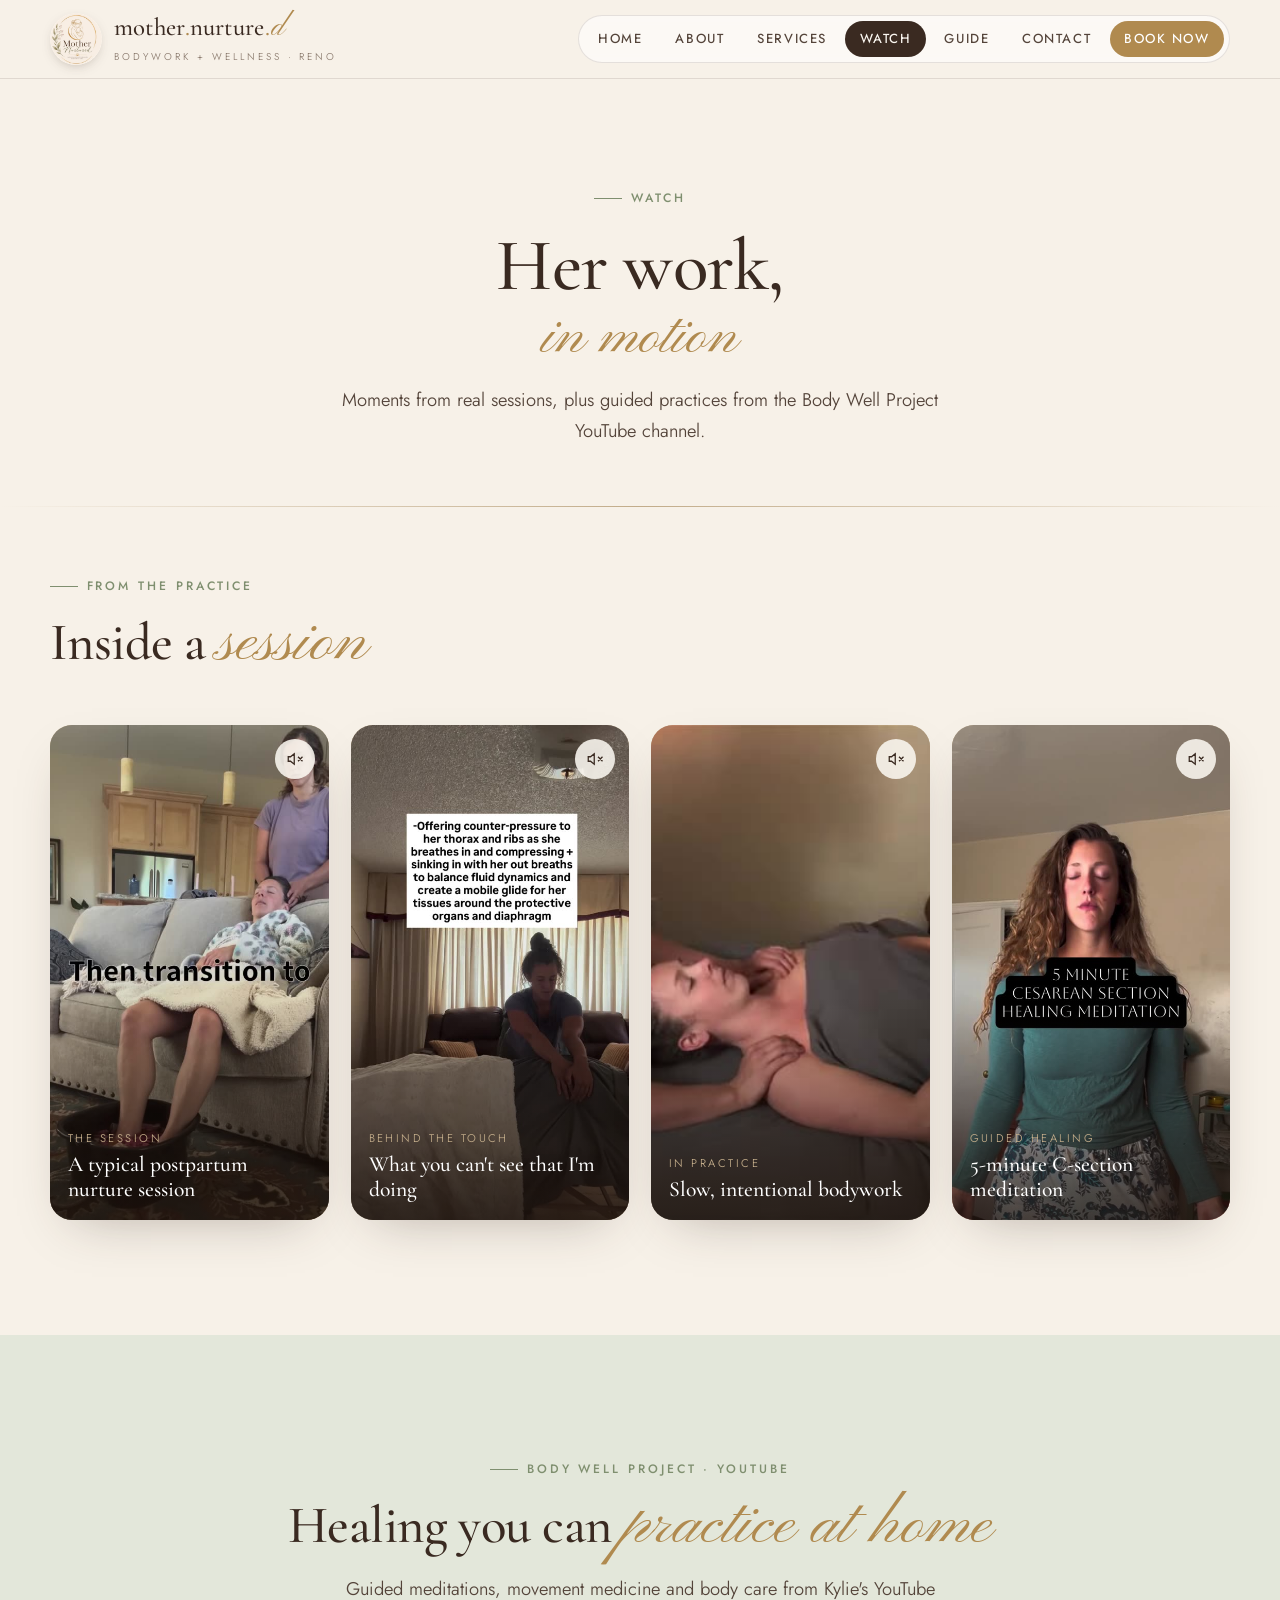
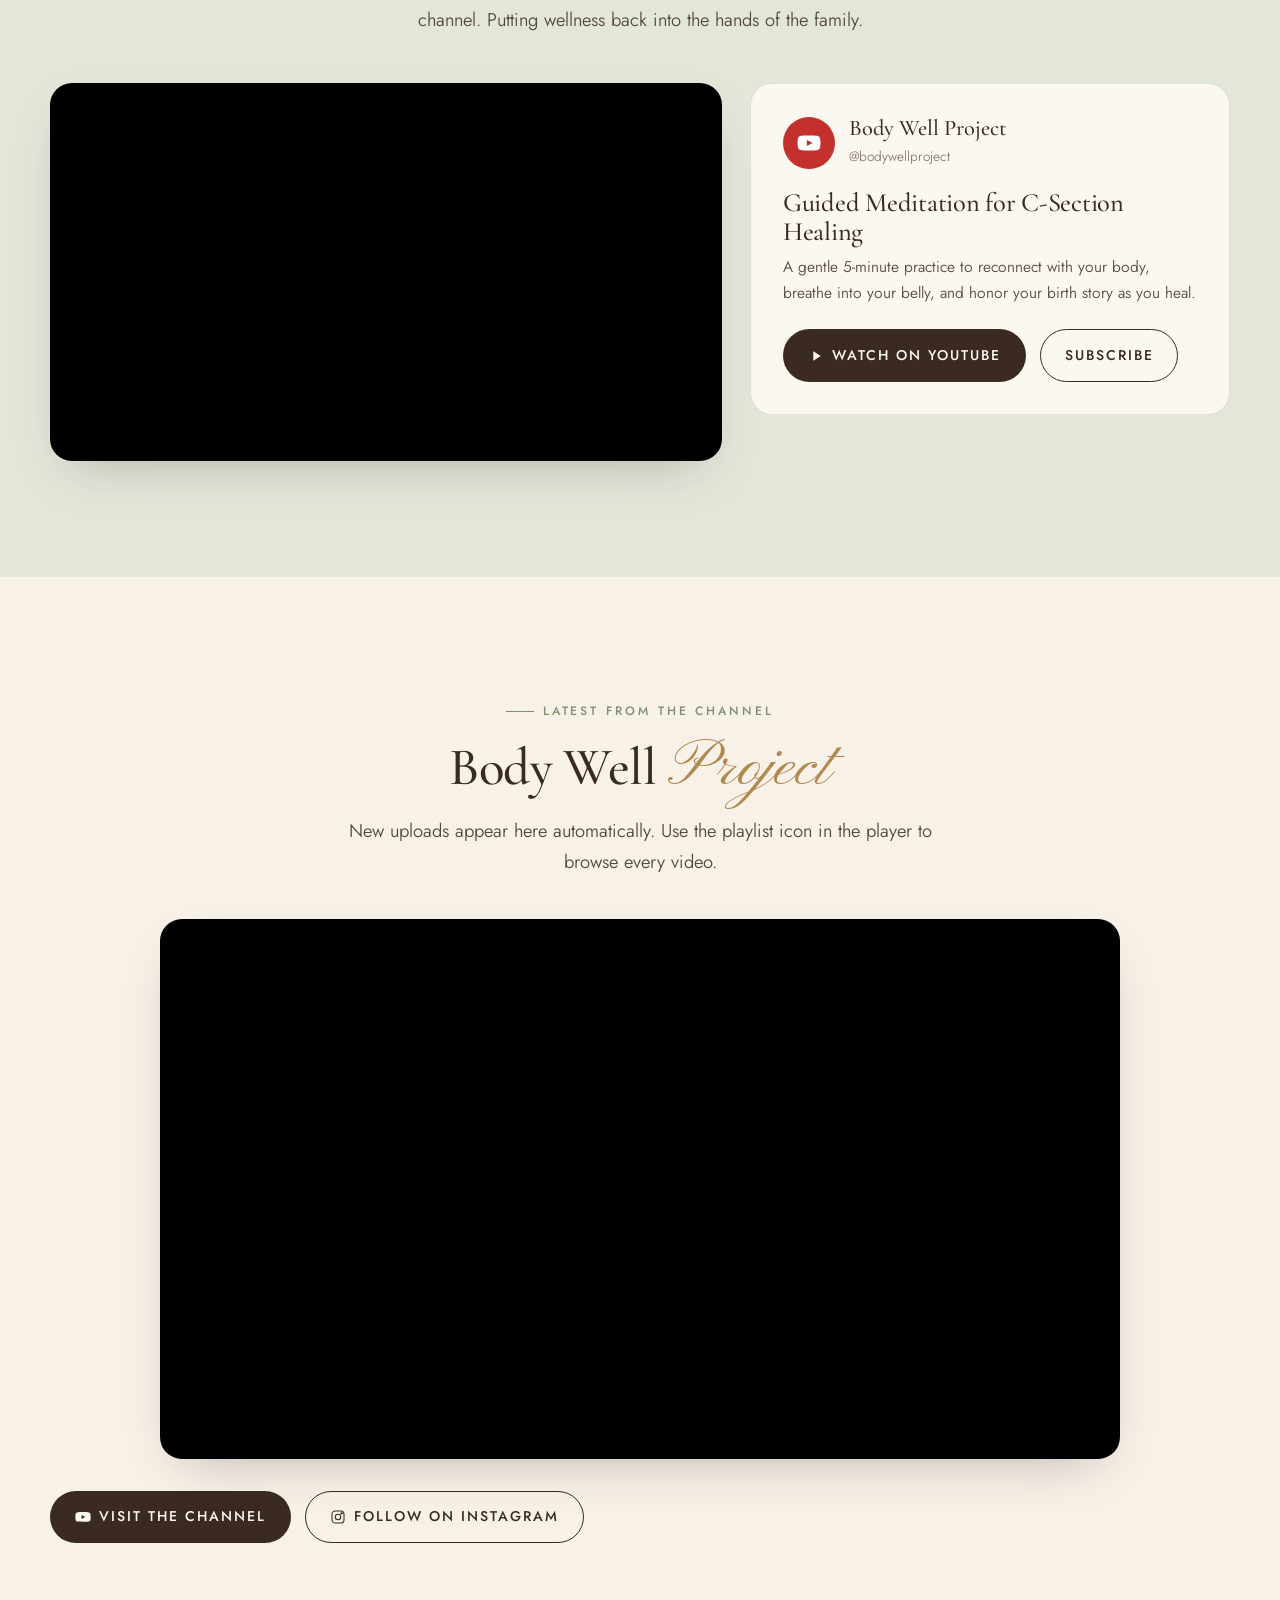
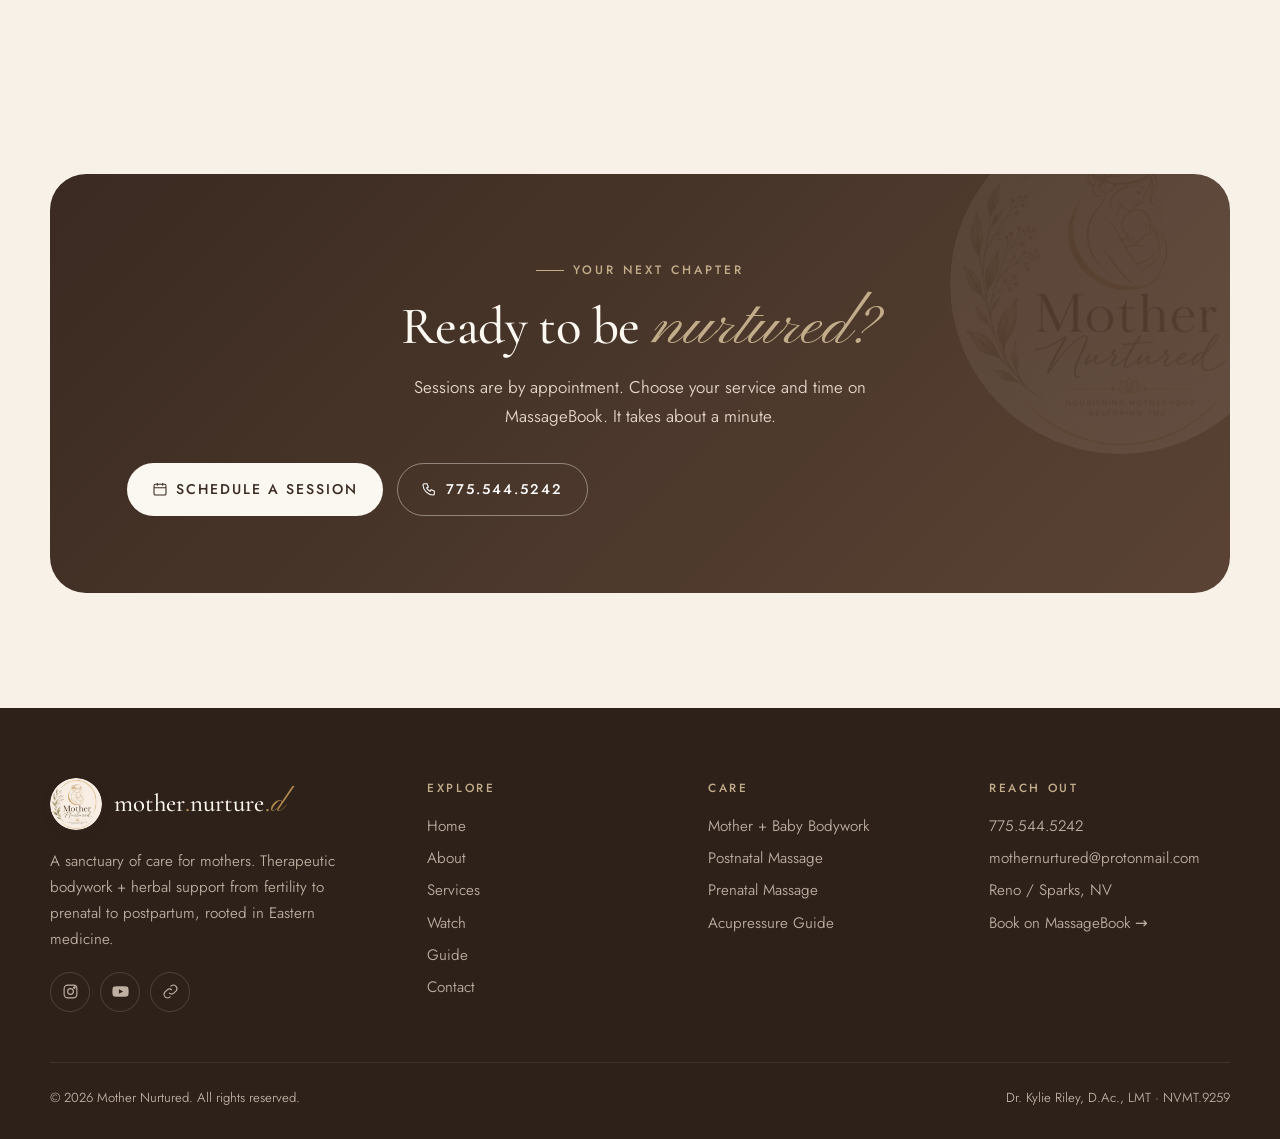
<file: watch.html>
<!doctype html>
<html lang="en">
<head>
<meta charset="utf-8">
<meta name="viewport" content="width=device-width, initial-scale=1">
<title>Watch | Mother Nurtured Bodywork Videos & Guided Meditations</title>
<meta name="description" content="Watch Mother Nurtured bodywork sessions and guided meditations from Dr. Kylie Riley's Body Well Project YouTube channel.">
<meta property="og:title" content="Watch | Mother Nurtured Bodywork Videos & Guided Meditations">
<meta property="og:description" content="Watch Mother Nurtured bodywork sessions and guided meditations from Dr. Kylie Riley's Body Well Project YouTube channel.">
<meta property="og:image" content="assets/img/logo.png">
<meta name="theme-color" content="#F7F1E8">
<link rel="icon" type="image/png" href="assets/img/favicon.png">
<link rel="apple-touch-icon" href="assets/img/logo-sm.png">
<link rel="preconnect" href="https://fonts.googleapis.com">
<link rel="preconnect" href="https://fonts.gstatic.com" crossorigin>
<link href="https://fonts.googleapis.com/css2?family=Cormorant+Garamond:ital,wght@0,400;0,500;0,600;1,400;1,500&family=Jost:wght@300;350;400;500&family=Pinyon+Script&display=swap" rel="stylesheet">
<link rel="stylesheet" href="assets/css/style.css">
</head>
<body>
<header class="site-header">
  <nav class="nav wrap" aria-label="Main">
    <a href="index.html" class="brand" aria-label="Mother Nurtured home">
      <img src="assets/img/logo-sm.png" alt="Mother Nurtured logo">
      <span><span class="brand-name">mother<span class="dot">.</span>nurture<span class="dot">.</span><em>d</em></span><span class="brand-sub">Bodywork + Wellness · Reno</span></span>
    </a>
    <ul class="tabs"><li><a href="index.html" class="">Home</a></li><li><a href="about.html" class="">About</a></li><li><a href="services.html" class="">Services</a></li><li><a href="watch.html" class="active">Watch</a></li><li><a href="guide.html" class="">Guide</a></li><li><a href="book.html" class="">Contact</a></li><li><a href="https://www.massagebook.com/therapists/mother-nurtured?src=external" target="_blank" rel="noopener" class="tab-book">Book Now</a></li></ul>
    <button class="menu-btn" aria-label="Open menu" aria-expanded="false"><span></span><span></span><span></span></button>
  </nav>
</header>
<main>

<section class="page-hero"><div class="wrap reveal"><span class="eyebrow" style="justify-content:center">Watch</span><h1>Her work, <span class="script">in motion</span></h1><p class="lead">Moments from real sessions, plus guided practices from the Body Well Project YouTube channel.</p></div></section>

<section style="padding-top:clamp(40px,5vw,60px)">
  <div class="wrap">
    <div class="reveal"><span class="eyebrow">From the practice</span><h2>Inside a <span class="script">session</span></h2></div>
    <div class="reel"><div class="reel-card reveal d0"><video data-loop muted loop playsinline autoplay preload="metadata" poster="assets/img/nurture-session-poster.jpg" class=""><source src="assets/video/nurture-session.mp4" type="video/mp4"></video><button class="sound-btn" aria-label="Turn sound on"><svg class="off" viewBox="0 0 24 24" fill="none" stroke="currentColor" stroke-width="1.7"><path d="M11 5 6 9H3v6h3l5 4zM22 9l-6 6M16 9l6 6"/></svg><svg class="on" viewBox="0 0 24 24" fill="none" stroke="currentColor" stroke-width="1.7"><path d="M11 5 6 9H3v6h3l5 4zM15.5 8.5a5 5 0 0 1 0 7M18.5 5.5a9 9 0 0 1 0 13"/></svg></button><div class="reel-cap"><span>The Session</span><strong>A typical postpartum nurture session</strong></div></div>
<div class="reel-card reveal d1"><video data-loop muted loop playsinline autoplay preload="metadata" poster="assets/img/unseen-work-poster.jpg" class=""><source src="assets/video/unseen-work.mp4" type="video/mp4"></video><button class="sound-btn" aria-label="Turn sound on"><svg class="off" viewBox="0 0 24 24" fill="none" stroke="currentColor" stroke-width="1.7"><path d="M11 5 6 9H3v6h3l5 4zM22 9l-6 6M16 9l6 6"/></svg><svg class="on" viewBox="0 0 24 24" fill="none" stroke="currentColor" stroke-width="1.7"><path d="M11 5 6 9H3v6h3l5 4zM15.5 8.5a5 5 0 0 1 0 7M18.5 5.5a9 9 0 0 1 0 13"/></svg></button><div class="reel-cap"><span>Behind the Touch</span><strong>What you can't see that I'm doing</strong></div></div>
<div class="reel-card reveal d2"><video data-loop muted loop playsinline autoplay preload="metadata" poster="assets/img/session-flow-poster.jpg" class=""><source src="assets/video/session-flow.mp4" type="video/mp4"></video><button class="sound-btn" aria-label="Turn sound on"><svg class="off" viewBox="0 0 24 24" fill="none" stroke="currentColor" stroke-width="1.7"><path d="M11 5 6 9H3v6h3l5 4zM22 9l-6 6M16 9l6 6"/></svg><svg class="on" viewBox="0 0 24 24" fill="none" stroke="currentColor" stroke-width="1.7"><path d="M11 5 6 9H3v6h3l5 4zM15.5 8.5a5 5 0 0 1 0 7M18.5 5.5a9 9 0 0 1 0 13"/></svg></button><div class="reel-cap"><span>In Practice</span><strong>Slow, intentional bodywork</strong></div></div>
<div class="reel-card reveal d3"><video data-loop muted loop playsinline autoplay preload="metadata" poster="assets/img/csection-meditation-poster.jpg" class=""><source src="assets/video/csection-meditation.mp4" type="video/mp4"></video><button class="sound-btn" aria-label="Turn sound on"><svg class="off" viewBox="0 0 24 24" fill="none" stroke="currentColor" stroke-width="1.7"><path d="M11 5 6 9H3v6h3l5 4zM22 9l-6 6M16 9l6 6"/></svg><svg class="on" viewBox="0 0 24 24" fill="none" stroke="currentColor" stroke-width="1.7"><path d="M11 5 6 9H3v6h3l5 4zM15.5 8.5a5 5 0 0 1 0 7M18.5 5.5a9 9 0 0 1 0 13"/></svg></button><div class="reel-cap"><span>Guided Healing</span><strong>5-minute C-section meditation</strong></div></div></div>
  </div>
</section>

<section class="sage-bg"><div class="wrap"><div class="center reveal"><span class="eyebrow">Body Well Project · YouTube</span><h2>Healing you can <span class="script">practice at home</span></h2><p class="lead" style="margin-top:1rem">Guided meditations, movement medicine and body care from Kylie's YouTube channel. Putting wellness back into the hands of the family.</p></div>
<div class="yt-grid">
  <div class="yt-frame reveal"><iframe src="https://www.youtube-nocookie.com/embed/9YYxA7isOYc?rel=0&modestbranding=1" title="Guided Meditation for C-Section Healing" loading="lazy" allow="accelerometer; autoplay; clipboard-write; encrypted-media; gyroscope; picture-in-picture" allowfullscreen></iframe></div>
  <div class="yt-side reveal d1">
    <div class="yt-channel"><div class="yt-logo"><svg viewBox="0 0 24 24" fill="currentColor"><path d="M23 7.2a3 3 0 0 0-2.1-2.1C19 4.6 12 4.6 12 4.6s-7 0-8.9.5A3 3 0 0 0 1 7.2 31 31 0 0 0 .5 12a31 31 0 0 0 .5 4.8 3 3 0 0 0 2.1 2.1c1.9.5 8.9.5 8.9.5s7 0 8.9-.5a3 3 0 0 0 2.1-2.1c.4-1.6.5-3.2.5-4.8s-.1-3.2-.5-4.8zM9.8 15.1V8.9L15.6 12z"/></svg></div><div><strong>Body Well Project</strong><small>@bodywellproject</small></div></div>
    <h3>Guided Meditation for C-Section Healing</h3>
    <p style="font-size:.97rem">A gentle 5-minute practice to reconnect with your body, breathe into your belly, and honor your birth story as you heal.</p>
    <div class="btn-row" style="margin-top:1.4rem"><a class="btn btn-primary" href="https://www.youtube.com/watch?v=9YYxA7isOYc" target="_blank" rel="noopener"><svg viewBox="0 0 24 24" fill="currentColor"><path d="M8 5v14l11-7z"/></svg> Watch on YouTube</a><a class="btn btn-ghost" href="https://www.youtube.com/@bodywellproject?sub_confirmation=1" target="_blank" rel="noopener">Subscribe</a></div>
  </div>
</div></div></section>

<section>
  <div class="wrap">
    <div class="center reveal"><span class="eyebrow">Latest from the channel</span><h2>Body Well <span class="script">Project</span></h2><p class="lead" style="margin-top:1rem">New uploads appear here automatically. Use the playlist icon in the player to browse every video.</p></div>
    <div class="yt-frame reveal" style="margin-top:2.6rem;max-width:960px;margin-inline:auto"><iframe src="https://www.youtube-nocookie.com/embed/videoseries?list=UUF7T-kPUVBnmMwjkNXqWMvA&rel=0" title="Body Well Project uploads" loading="lazy" allow="accelerometer; autoplay; clipboard-write; encrypted-media; gyroscope; picture-in-picture" allowfullscreen></iframe></div>
    <div class="center btn-row"><a class="btn btn-primary" href="https://www.youtube.com/@bodywellproject" target="_blank" rel="noopener"><svg viewBox="0 0 24 24" fill="currentColor"><path d="M23 7.2a3 3 0 0 0-2.1-2.1C19 4.6 12 4.6 12 4.6s-7 0-8.9.5A3 3 0 0 0 1 7.2 31 31 0 0 0 .5 12a31 31 0 0 0 .5 4.8 3 3 0 0 0 2.1 2.1c1.9.5 8.9.5 8.9.5s7 0 8.9-.5a3 3 0 0 0 2.1-2.1c.4-1.6.5-3.2.5-4.8s-.1-3.2-.5-4.8zM9.8 15.1V8.9L15.6 12z"/></svg> Visit the Channel</a><a class="btn btn-ghost" href="https://www.instagram.com/mother.nurture.d/" target="_blank" rel="noopener"><svg viewBox="0 0 24 24" fill="none" stroke="currentColor" stroke-width="1.6"><rect x="3" y="3" width="18" height="18" rx="5"/><circle cx="12" cy="12" r="4"/><circle cx="17.5" cy="6.5" r="1" fill="currentColor"/></svg> Follow on Instagram</a></div>
  </div>
</section>
<section style="padding-bottom:0"><div class="wrap"><div class="cta-band reveal">
<img class="bg-logo" src="assets/img/logo.png" alt="">
<span class="eyebrow" style="color:var(--sand);justify-content:center">Your next chapter</span>
<h2>Ready to be <span class="script">nurtured?</span></h2>
<p>Sessions are by appointment. Choose your service and time on MassageBook. It takes about a minute.</p>
<div class="btn-row"><a class="btn btn-light" href="https://www.massagebook.com/therapists/mother-nurtured?src=external" target="_blank" rel="noopener"><svg viewBox="0 0 24 24" fill="none" stroke="currentColor" stroke-width="1.6"><rect x="3" y="5" width="18" height="16" rx="2"/><path d="M3 10h18M8 3v4M16 3v4"/></svg> Schedule a Session</a><a class="btn btn-ghost" style="border-color:rgba(255,255,255,.4);color:#fff" href="tel:+17755445242"><svg viewBox="0 0 24 24" fill="none" stroke="currentColor" stroke-width="1.6"><path d="M5 4h4l2 5-2.5 1.5a11 11 0 0 0 5 5L15 13l5 2v4a2 2 0 0 1-2 2A16 16 0 0 1 3 6a2 2 0 0 1 2-2"/></svg> 775.544.5242</a></div>
</div></div></section>

</main>
<footer class="site-footer">
  <div class="wrap">
    <div class="foot-grid">
      <div>
        <a href="index.html" class="brand"><img src="assets/img/logo-sm.png" alt=""><span class="brand-name">mother<span class="dot">.</span>nurture<span class="dot">.</span><em>d</em></span></a>
        <p style="margin-top:1.2rem;max-width:34ch;font-size:.95rem">A sanctuary of care for mothers. Therapeutic bodywork + herbal support from fertility to prenatal to postpartum, rooted in Eastern medicine.</p>
        <div class="socials">
          <a href="https://www.instagram.com/mother.nurture.d/" target="_blank" rel="noopener" aria-label="Instagram"><svg viewBox="0 0 24 24" fill="none" stroke="currentColor" stroke-width="1.6"><rect x="3" y="3" width="18" height="18" rx="5"/><circle cx="12" cy="12" r="4"/><circle cx="17.5" cy="6.5" r="1" fill="currentColor"/></svg></a>
          <a href="https://www.youtube.com/@bodywellproject" target="_blank" rel="noopener" aria-label="YouTube"><svg viewBox="0 0 24 24" fill="currentColor"><path d="M23 7.2a3 3 0 0 0-2.1-2.1C19 4.6 12 4.6 12 4.6s-7 0-8.9.5A3 3 0 0 0 1 7.2 31 31 0 0 0 .5 12a31 31 0 0 0 .5 4.8 3 3 0 0 0 2.1 2.1c1.9.5 8.9.5 8.9.5s7 0 8.9-.5a3 3 0 0 0 2.1-2.1c.4-1.6.5-3.2.5-4.8s-.1-3.2-.5-4.8zM9.8 15.1V8.9L15.6 12z"/></svg></a>
          <a href="https://linktr.ee/mother.nurture.d" target="_blank" rel="noopener" aria-label="Linktree"><svg viewBox="0 0 24 24" fill="none" stroke="currentColor" stroke-width="1.6"><path d="M10 14a5 5 0 0 0 7 0l3-3a5 5 0 0 0-7-7l-1 1M14 10a5 5 0 0 0-7 0l-3 3a5 5 0 0 0 7 7l1-1"/></svg></a>
        </div>
      </div>
      <div><h4>Explore</h4><ul><li><a href="index.html">Home</a></li><li><a href="about.html">About</a></li><li><a href="services.html">Services</a></li><li><a href="watch.html">Watch</a></li><li><a href="guide.html">Guide</a></li><li><a href="book.html">Contact</a></li></ul></div>
      <div><h4>Care</h4><ul><li><a href="services.html">Mother + Baby Bodywork</a></li><li><a href="services.html">Postnatal Massage</a></li><li><a href="services.html">Prenatal Massage</a></li><li><a href="guide.html">Acupressure Guide</a></li></ul></div>
      <div><h4>Reach Out</h4><ul><li><a href="tel:+17755445242">775.544.5242</a></li><li><a href="mailto:mothernurtured@protonmail.com">mothernurtured@protonmail.com</a></li><li>Reno / Sparks, NV</li><li><a href="https://www.massagebook.com/therapists/mother-nurtured?src=external" target="_blank" rel="noopener">Book on MassageBook →</a></li></ul></div>
    </div>
    <div class="foot-bottom"><span>© <span id="year">2026</span> Mother Nurtured. All rights reserved.</span><span>Dr. Kylie Riley, D.Ac., LMT · NVMT.9259</span></div>
  </div>
</footer>
<a class="mobile-book" href="https://www.massagebook.com/therapists/mother-nurtured?src=external" target="_blank" rel="noopener">Schedule a Session</a>
<script src="assets/js/main.js"></script>
</body>
</html>
</file>
<file: assets/css/style.css>
/* Mother Nurtured — mother.nurture.d */
:root{
  --cream:#F7F1E8;
  --paper:#FBF7F1;
  --sand:#C2AC8A;
  --sand-deep:#A88F6A;
  --gold:#B08A4F;
  --sage:#7F8F6F;
  --sage-soft:#E3E7DA;
  --blush:#EEDFD3;
  --brown:#3A2A21;
  --ink:#54443A;
  --muted:#8B7B6E;
  --line:rgba(58,42,33,.12);
  --radius:22px;
  --shadow:0 20px 50px -24px rgba(58,42,33,.35);
  --serif:"Cormorant Garamond",Georgia,serif;
  --script:"Pinyon Script",cursive;
  --sans:"Jost",system-ui,sans-serif;
}
*{box-sizing:border-box;margin:0;padding:0}
html{scroll-behavior:smooth}
body{background:var(--cream);color:var(--ink);font-family:var(--sans);font-weight:350;font-size:17px;line-height:1.7;-webkit-font-smoothing:antialiased;overflow-x:hidden}
img,video{display:block;max-width:100%}
a{color:inherit;text-decoration:none}
h1,h2,h3{font-family:var(--serif);color:var(--brown);font-weight:500;line-height:1.08;letter-spacing:-.01em}
h1{font-size:clamp(2.6rem,6vw,4.6rem)}
h2{font-size:clamp(2.1rem,4.4vw,3.3rem)}
h3{font-size:1.65rem}
p+p{margin-top:1em}
.script{font-family:var(--script);font-weight:400;color:var(--gold);letter-spacing:0;font-size:1.25em;line-height:.9}
.eyebrow{display:inline-flex;align-items:center;gap:.7em;font-size:.76rem;letter-spacing:.24em;text-transform:uppercase;color:var(--sage);font-weight:500;margin-bottom:1.1rem}
.eyebrow::before{content:"";width:28px;height:1px;background:currentColor}
.wrap{width:min(1180px,100% - 40px);margin-inline:auto}
section{padding:clamp(70px,9vw,120px) 0}
.center{text-align:center}
.center .eyebrow{justify-content:center}
.lead{font-size:1.15rem;color:var(--ink);max-width:58ch}
.center .lead{margin-inline:auto}

/* buttons */
.btn{display:inline-flex;align-items:center;gap:.6em;padding:.95em 1.7em;border-radius:999px;font-family:var(--sans);font-size:.88rem;letter-spacing:.14em;text-transform:uppercase;font-weight:500;transition:.35s ease;border:1px solid transparent;cursor:pointer}
.btn-primary{background:var(--brown);color:var(--paper)}
.btn-primary:hover{background:var(--gold);transform:translateY(-2px)}
.btn-ghost{border-color:var(--brown);color:var(--brown)}
.btn-ghost:hover{background:var(--brown);color:var(--paper)}
.btn-light{background:var(--paper);color:var(--brown)}
.btn-light:hover{background:var(--gold);color:var(--paper)}
.btn svg{width:16px;height:16px}
.btn-row{display:flex;flex-wrap:wrap;gap:14px;margin-top:2rem}
.center .btn-row{justify-content:center}

/* header + tabs */
.site-header{position:sticky;top:0;z-index:50;background:rgba(247,241,232,.82);backdrop-filter:blur(14px);-webkit-backdrop-filter:blur(14px);border-bottom:1px solid var(--line)}
.nav{display:flex;align-items:center;justify-content:space-between;height:78px;gap:20px}
.brand{display:flex;align-items:center;gap:12px}
.brand img{width:52px;height:52px;border-radius:50%;box-shadow:0 4px 14px -6px rgba(58,42,33,.4);transition:transform .6s ease}
.brand:hover img{transform:rotate(-8deg) scale(1.05)}
.brand-name{font-family:var(--serif);font-size:1.55rem;color:var(--brown);font-weight:500;letter-spacing:.01em;line-height:1}
.brand-name .dot{color:var(--gold)}
.brand-name em{font-family:var(--script);font-style:normal;color:var(--gold);font-size:1.25em;margin-left:1px}
.brand-sub{display:block;font-family:var(--sans);font-size:.62rem;letter-spacing:.3em;text-transform:uppercase;color:var(--muted);margin-top:5px}
.tabs{display:flex;align-items:center;gap:4px;list-style:none;background:rgba(255,255,255,.55);border:1px solid var(--line);padding:5px;border-radius:999px}
.tabs a{display:block;padding:.55em 1.1em;border-radius:999px;font-size:.82rem;letter-spacing:.12em;text-transform:uppercase;color:var(--ink);font-weight:450;transition:.3s}
.tabs a:hover{color:var(--brown);background:var(--blush)}
.tabs a.active{background:var(--brown);color:var(--paper)}
.tabs a.tab-book{background:var(--gold);color:#fff}
.tabs a.tab-book:hover{background:var(--brown)}
.menu-btn{display:none;width:46px;height:46px;border-radius:50%;border:1px solid var(--line);background:var(--paper);cursor:pointer;align-items:center;justify-content:center;flex-direction:column;gap:5px}
.menu-btn span{width:18px;height:1.5px;background:var(--brown);transition:.3s}
.menu-open .menu-btn span:nth-child(1){transform:translateY(6.5px) rotate(45deg)}
.menu-open .menu-btn span:nth-child(2){opacity:0}
.menu-open .menu-btn span:nth-child(3){transform:translateY(-6.5px) rotate(-45deg)}

/* page hero (inner pages) */
.page-hero{padding:clamp(60px,8vw,100px) 0 clamp(40px,5vw,60px);text-align:center;position:relative;overflow:hidden}
.page-hero h1 .script{display:block;font-size:.8em;margin-top:.1em}
.page-hero .lead{margin:1.2rem auto 0}
.page-hero::after{content:"";position:absolute;inset:auto 0 0;height:1px;background:linear-gradient(90deg,transparent,var(--sand),transparent)}

/* home hero */
.hero{padding:clamp(40px,6vw,80px) 0 clamp(70px,9vw,110px);position:relative;overflow:hidden}
.hero-grid{display:grid;grid-template-columns:1.05fr .95fr;gap:clamp(30px,5vw,70px);align-items:center}
.hero h1 .script{display:block;font-size:1.05em;margin:.05em 0 .05em -.05em}
.journey-chips{display:flex;flex-wrap:wrap;align-items:center;gap:10px;margin-bottom:1.6rem}
.chip{padding:.4em 1em;border-radius:999px;background:var(--paper);border:1px solid var(--line);font-size:.78rem;letter-spacing:.14em;text-transform:uppercase;color:var(--brown)}
.chip-arrow{color:var(--gold);font-size:.9rem}
.hero-cred{margin-top:2.2rem;display:flex;align-items:center;gap:14px;font-size:.92rem;color:var(--muted)}
.hero-cred img{width:46px;height:46px;border-radius:50%;object-fit:cover;object-position:50% 20%;border:2px solid var(--paper);box-shadow:var(--shadow)}
.hero-cred strong{color:var(--brown);font-weight:500;display:block}
.hero-media{position:relative;height:min(640px,80vh);min-height:520px}
.arch{position:absolute;right:8%;top:0;width:min(330px,62%);aspect-ratio:9/16;border-radius:200px 200px 26px 26px;overflow:hidden;box-shadow:var(--shadow);border:6px solid var(--paper);background:var(--sand)}
.arch video{width:100%;height:100%;object-fit:cover}
.float-card{position:absolute;left:0;bottom:4%;width:min(200px,40%);aspect-ratio:9/16;border-radius:20px;overflow:hidden;border:5px solid var(--paper);box-shadow:var(--shadow);animation:bob 7s ease-in-out infinite}
.float-card video{width:100%;height:100%;object-fit:cover}
.hero-badge{position:absolute;right:0;bottom:10%;width:120px;height:120px;border-radius:50%;background:var(--paper);box-shadow:var(--shadow);display:grid;place-items:center;animation:spin 28s linear infinite}
.hero-badge svg{width:100%;height:100%}
.hero-badge img{position:absolute;width:62px;height:62px;border-radius:50%;animation:spin 28s linear infinite reverse}
.blob{position:absolute;border-radius:50%;filter:blur(60px);opacity:.55;z-index:-1}
.blob.b1{width:420px;height:420px;background:var(--blush);top:-80px;right:-100px}
.blob.b2{width:320px;height:320px;background:var(--sage-soft);bottom:-60px;left:-120px}
@keyframes bob{0%,100%{transform:translateY(0) rotate(-3deg)}50%{transform:translateY(-14px) rotate(-1deg)}}
@keyframes spin{to{transform:rotate(360deg)}}

/* journey strip */
.journey{background:var(--brown);color:#E9DED2;padding:clamp(60px,7vw,90px) 0}
.journey h2{color:var(--paper)}
.journey .eyebrow{color:var(--sand)}
.journey-grid{display:grid;grid-template-columns:repeat(3,1fr);gap:2px;margin-top:3rem;background:rgba(255,255,255,.08);border-radius:var(--radius);overflow:hidden}
.journey-step{background:var(--brown);padding:2.3rem 2rem;position:relative;transition:.4s}
.journey-step:hover{background:#45332A}
.journey-step .num{font-family:var(--serif);font-size:3.4rem;color:var(--gold);line-height:1;opacity:.85}
.journey-step h3{color:var(--paper);margin:.6rem 0 .5rem}
.journey-step p{font-size:.98rem;color:#CDBFB2}

/* video reel */
.reel{display:grid;grid-template-columns:repeat(4,1fr);gap:22px;margin-top:3.2rem}
.reel-card{position:relative;border-radius:var(--radius);overflow:hidden;aspect-ratio:9/16;background:var(--sand);box-shadow:var(--shadow);transform:translateZ(0)}
.reel-card video{width:100%;height:100%;object-fit:cover;transition:transform 1.2s ease}
.reel-card:hover video{transform:scale(1.04)}
.reel-card::after{content:"";position:absolute;inset:0;background:linear-gradient(180deg,transparent 55%,rgba(30,20,14,.78));pointer-events:none}
.reel-cap{position:absolute;left:18px;right:18px;bottom:18px;z-index:2;color:#fff}
.reel-cap span{font-size:.7rem;letter-spacing:.22em;text-transform:uppercase;color:var(--sand);display:block;margin-bottom:4px}
.reel-cap strong{font-family:var(--serif);font-weight:500;font-size:1.35rem;line-height:1.15;display:block}
.sound-btn{position:absolute;top:14px;right:14px;z-index:3;width:40px;height:40px;border-radius:50%;border:0;background:rgba(251,247,241,.88);color:var(--brown);display:grid;place-items:center;cursor:pointer;transition:.3s}
.sound-btn:hover{background:var(--gold);color:#fff}
.sound-btn svg{width:18px;height:18px}
.sound-btn .on{display:none}
.sound-btn.unmuted .on{display:block}
.sound-btn.unmuted .off{display:none}

/* split blocks */
.split{display:grid;grid-template-columns:1fr 1fr;gap:clamp(36px,6vw,90px);align-items:center}
.split.rev>:first-child{order:2}
.photo-frame{position:relative}
.photo-frame img{border-radius:220px 220px var(--radius) var(--radius);width:100%;aspect-ratio:4/5;object-fit:cover;object-position:50% 25%;box-shadow:var(--shadow)}
.photo-frame::before{content:"";position:absolute;inset:-14px 14px 14px -14px;border:1px solid var(--gold);border-radius:220px 220px var(--radius) var(--radius);z-index:-1}
.photo-frame .sig{position:absolute;right:-10px;bottom:28px;background:var(--paper);padding:.8rem 1.3rem;border-radius:16px;box-shadow:var(--shadow);font-family:var(--script);color:var(--gold);font-size:2rem;line-height:1}

/* benefits */
.tinted{background:var(--paper)}
.sage-bg{background:var(--sage-soft)}
.benefits{display:grid;grid-template-columns:repeat(2,1fr);gap:14px 28px;margin-top:1.8rem;list-style:none}
.benefits li{display:flex;gap:12px;font-size:.98rem;align-items:flex-start}
.benefits li::before{content:"";flex:none;width:8px;height:8px;border-radius:50%;background:var(--gold);margin-top:.65em;box-shadow:0 0 0 4px rgba(176,138,79,.15)}

.quote{font-family:var(--serif);font-style:italic;font-size:clamp(1.6rem,3vw,2.3rem);color:var(--brown);line-height:1.3;max-width:28ch;margin-inline:auto}
.quote-mark{font-family:var(--serif);font-size:5rem;color:var(--gold);line-height:.5;display:block;margin-bottom:.4rem}

/* service cards */
.cards{display:grid;grid-template-columns:repeat(3,1fr);gap:22px;margin-top:3rem}
.card{background:var(--paper);border:1px solid var(--line);border-radius:var(--radius);padding:2rem 1.8rem 1.8rem;display:flex;flex-direction:column;transition:.4s ease;position:relative;overflow:hidden}
.card:hover{transform:translateY(-6px);box-shadow:var(--shadow);border-color:transparent}
.card .tag{align-self:flex-start;font-size:.7rem;letter-spacing:.18em;text-transform:uppercase;padding:.35em .9em;border-radius:999px;background:var(--sage-soft);color:#4F5C42;margin-bottom:1.2rem}
.card .tag.gold{background:#F1E6D3;color:#7B5E30}
.card h3{margin-bottom:.6rem}
.card p{font-size:.97rem;flex:1}
.card ul{list-style:none;margin:1rem 0 0;font-size:.93rem}
.card ul li{padding:.45rem 0;border-top:1px dashed var(--line)}
.card .card-link{margin-top:1.5rem;font-size:.8rem;letter-spacing:.16em;text-transform:uppercase;color:var(--brown);font-weight:500;display:inline-flex;gap:.5em;align-items:center}
.card .card-link:hover{color:var(--gold)}
.card.featured{background:var(--brown);color:#DCCFC2;grid-column:span 2}
.card.featured h3{color:var(--paper);font-size:2.1rem}
.card.featured .card-link{color:var(--sand)}
.card.featured ul li{border-color:rgba(255,255,255,.12)}
.card-icon{width:46px;height:46px;color:var(--gold);margin-bottom:1rem}

/* youtube */
.yt-grid{display:grid;grid-template-columns:1.4fr 1fr;gap:28px;margin-top:3rem;align-items:start}
.yt-frame{position:relative;aspect-ratio:16/9;border-radius:var(--radius);overflow:hidden;box-shadow:var(--shadow);background:#000}
.yt-frame iframe{position:absolute;inset:0;width:100%;height:100%;border:0}
.yt-side{background:var(--paper);border-radius:var(--radius);padding:2rem;border:1px solid var(--line)}
.yt-side h3{margin-bottom:.5rem}
.yt-channel{display:flex;align-items:center;gap:14px;margin-bottom:1.2rem}
.yt-channel .yt-logo{width:52px;height:52px;border-radius:50%;background:#C4302B;display:grid;place-items:center;color:#fff;flex:none}
.yt-channel .yt-logo svg{width:24px}
.yt-channel strong{font-family:var(--serif);font-size:1.4rem;color:var(--brown);font-weight:500;display:block;line-height:1.1}
.yt-channel small{color:var(--muted);font-size:.85rem}

/* guide */
.guide-card{display:grid;grid-template-columns:auto 1fr;gap:clamp(28px,4vw,56px);align-items:center;background:var(--paper);border-radius:32px;padding:clamp(28px,4vw,56px);border:1px solid var(--line);box-shadow:var(--shadow)}
.guide-cover{width:clamp(180px,22vw,250px);aspect-ratio:8.5/11;border-radius:8px 18px 18px 8px;background:linear-gradient(160deg,#F4EBDD,#E4D3BC);box-shadow:-10px 14px 30px -12px rgba(58,42,33,.45),inset 6px 0 0 rgba(58,42,33,.08);padding:1.6rem 1.3rem;display:flex;flex-direction:column;justify-content:space-between;transform:rotate(-3deg);transition:.5s}
.guide-card:hover .guide-cover{transform:rotate(0) translateY(-6px)}
.guide-cover img{width:64px;border-radius:50%}
.guide-cover h4{font-family:var(--serif);font-weight:500;color:var(--brown);font-size:1.45rem;line-height:1.1}
.guide-cover small{font-size:.62rem;letter-spacing:.2em;text-transform:uppercase;color:var(--sage)}
.points{display:flex;flex-wrap:wrap;gap:8px;margin:1.2rem 0}
.points span{font-size:.8rem;padding:.35em .85em;border-radius:999px;background:var(--sage-soft);color:#4F5C42}
.note{font-size:.85rem;color:var(--muted);margin-top:1.2rem;font-style:italic}

/* about */
.creds{display:flex;flex-wrap:wrap;gap:10px;margin:1.4rem 0 1.8rem}
.creds span{padding:.45em 1em;border:1px solid var(--gold);border-radius:999px;font-size:.8rem;letter-spacing:.06em;color:var(--brown)}
.facts{display:grid;grid-template-columns:repeat(4,1fr);gap:18px;margin-top:3rem}
.fact{background:var(--paper);border-radius:var(--radius);padding:1.8rem 1.5rem;border:1px solid var(--line);transition:.4s}
.fact:hover{transform:translateY(-6px) rotate(-1deg);box-shadow:var(--shadow)}
.fact .emoji{font-size:2rem;display:block;margin-bottom:.8rem}
.fact p{font-size:.97rem}
.timeline{list-style:none;margin-top:2rem;border-left:1px solid var(--sand);padding-left:1.6rem}
.timeline li{position:relative;padding-bottom:1.4rem}
.timeline li::before{content:"";position:absolute;left:calc(-1.6rem - 6px);top:.55em;width:11px;height:11px;border-radius:50%;background:var(--paper);border:2px solid var(--gold)}
.timeline strong{font-family:var(--serif);font-size:1.3rem;color:var(--brown);font-weight:600;display:block;line-height:1.2}

/* book/contact */
.contact-grid{display:grid;grid-template-columns:1fr 1fr;gap:24px;margin-top:3rem}
.info-card{background:var(--paper);border-radius:var(--radius);padding:2.2rem;border:1px solid var(--line)}
.info-row{display:flex;gap:16px;padding:1rem 0;border-bottom:1px dashed var(--line)}
.info-row:last-child{border:0}
.info-row svg{width:22px;height:22px;color:var(--gold);flex:none;margin-top:4px}
.info-row small{display:block;font-size:.72rem;letter-spacing:.18em;text-transform:uppercase;color:var(--muted)}
.info-row a,.info-row span{color:var(--brown);font-size:1.05rem}
.info-row a:hover{color:var(--gold)}
.hours{width:100%;border-collapse:collapse;font-size:.97rem}
.hours td{padding:.55rem 0;border-bottom:1px dashed var(--line)}
.hours td:last-child{text-align:right;color:var(--brown)}
.map{border-radius:var(--radius);overflow:hidden;margin-top:24px;box-shadow:var(--shadow);aspect-ratio:21/8;background:var(--sand)}
.map iframe{width:100%;height:100%;border:0;filter:sepia(.25) saturate(.8)}

/* CTA band */
.cta-band{background:linear-gradient(135deg,#3A2A21,#5A4334);color:#E5D8CB;border-radius:36px;padding:clamp(44px,6vw,80px);text-align:center;position:relative;overflow:hidden}
.cta-band h2{color:var(--paper)}
.cta-band .script{color:var(--sand)}
.cta-band p{max-width:52ch;margin:1rem auto 0}
.cta-band img.bg-logo{position:absolute;width:340px;opacity:.07;right:-60px;top:-60px;border-radius:50%}

/* footer */
.site-footer{background:#2E211A;color:#BFB0A2;padding:70px 0 30px;margin-top:clamp(70px,9vw,120px)}
.foot-grid{display:grid;grid-template-columns:1.4fr 1fr 1fr 1fr;gap:40px}
.site-footer .brand-name{color:var(--paper)}
.site-footer h4{font-family:var(--sans);font-size:.74rem;letter-spacing:.22em;text-transform:uppercase;color:var(--sand);margin-bottom:1rem;font-weight:500}
.site-footer ul{list-style:none;font-size:.95rem}
.site-footer li{margin:.4rem 0}
.site-footer a:hover{color:var(--paper)}
.foot-bottom{margin-top:50px;padding-top:24px;border-top:1px solid rgba(255,255,255,.08);display:flex;justify-content:space-between;flex-wrap:wrap;gap:10px;font-size:.82rem}
.socials{display:flex;gap:10px;margin-top:1.2rem}
.socials a{width:40px;height:40px;border-radius:50%;border:1px solid rgba(255,255,255,.15);display:grid;place-items:center;transition:.3s}
.socials a:hover{background:var(--gold);border-color:var(--gold);color:#fff}
.socials svg{width:17px;height:17px}

/* mobile book bar */
.mobile-book{display:none}

/* reveal */
.reveal{opacity:0;transform:translateY(28px);transition:opacity 1s ease,transform 1s cubic-bezier(.2,.7,.2,1)}
.reveal.in{opacity:1;transform:none}
.d1{transition-delay:.1s}.d2{transition-delay:.2s}.d3{transition-delay:.3s}
@media (prefers-reduced-motion:reduce){*{animation:none!important;transition:none!important}.reveal{opacity:1;transform:none}}

/* responsive */
@media (max-width:1020px){
  .tabs{position:fixed;inset:78px 0 auto 0;flex-direction:column;align-items:stretch;border-radius:0;background:var(--cream);padding:16px 20px 26px;gap:6px;border:0;border-bottom:1px solid var(--line);transform:translateY(-120%);transition:transform .45s cubic-bezier(.2,.7,.2,1);z-index:-1}
  .tabs a{padding:.95em 1.2em;font-size:.9rem;text-align:center;background:var(--paper)}
  .menu-open .tabs{transform:none}
  .menu-btn{display:flex}
  .reel{grid-template-columns:repeat(2,1fr)}
  .cards{grid-template-columns:repeat(2,1fr)}
  .facts{grid-template-columns:repeat(2,1fr)}
  .foot-grid{grid-template-columns:1fr 1fr}
}
@media (max-width:820px){
  .hero-grid,.split,.yt-grid,.contact-grid{grid-template-columns:1fr}
  .split.rev>:first-child{order:0}
  .hero-media{height:560px;min-height:0;max-width:440px;margin-inline:auto;width:100%}
  .journey-grid{grid-template-columns:1fr}
  .benefits{grid-template-columns:1fr}
  .guide-card{grid-template-columns:1fr;text-align:center}
  .guide-cover{margin-inline:auto}
  .guide-card .btn-row,.guide-card .points{justify-content:center}
  .map{aspect-ratio:4/3}
}
@media (max-width:600px){
  body{font-size:16px}
  .wrap{width:calc(100% - 32px)}
  .brand-sub{display:none}
  .brand-name{font-size:1.3rem}
  .brand img{width:44px;height:44px}
  .reel{display:flex;overflow-x:auto;scroll-snap-type:x mandatory;gap:14px;margin-inline:-16px;padding:0 16px 10px;scrollbar-width:none}
  .reel::-webkit-scrollbar{display:none}
  .reel-card{flex:0 0 72%;scroll-snap-align:center}
  .cards,.facts{grid-template-columns:1fr}
  .card.featured{grid-column:auto}
  .foot-grid{grid-template-columns:1fr}
  .hero-media{height:500px}
  .hero-badge{width:96px;height:96px}
  .hero-badge img{width:48px;height:48px}
  .mobile-book{display:flex;position:fixed;left:16px;right:16px;bottom:14px;z-index:40;justify-content:center;background:var(--brown);color:var(--paper);padding:1rem;border-radius:999px;font-size:.82rem;letter-spacing:.16em;text-transform:uppercase;box-shadow:0 12px 30px -10px rgba(0,0,0,.4)}
  .site-footer{padding-bottom:90px}
}

.reel-card.wide{aspect-ratio:16/10;max-width:none!important}
.card-link svg,.eyebrow svg,.info-row svg{width:16px;height:16px;flex:none}
.info-row svg{width:22px;height:22px}
.cards.cards-2{grid-template-columns:repeat(2,1fr)}
.cards.cards-2 .card.featured{grid-column:1/-1}
@media (max-width:600px){.cards.cards-2{grid-template-columns:1fr}}
</file>
